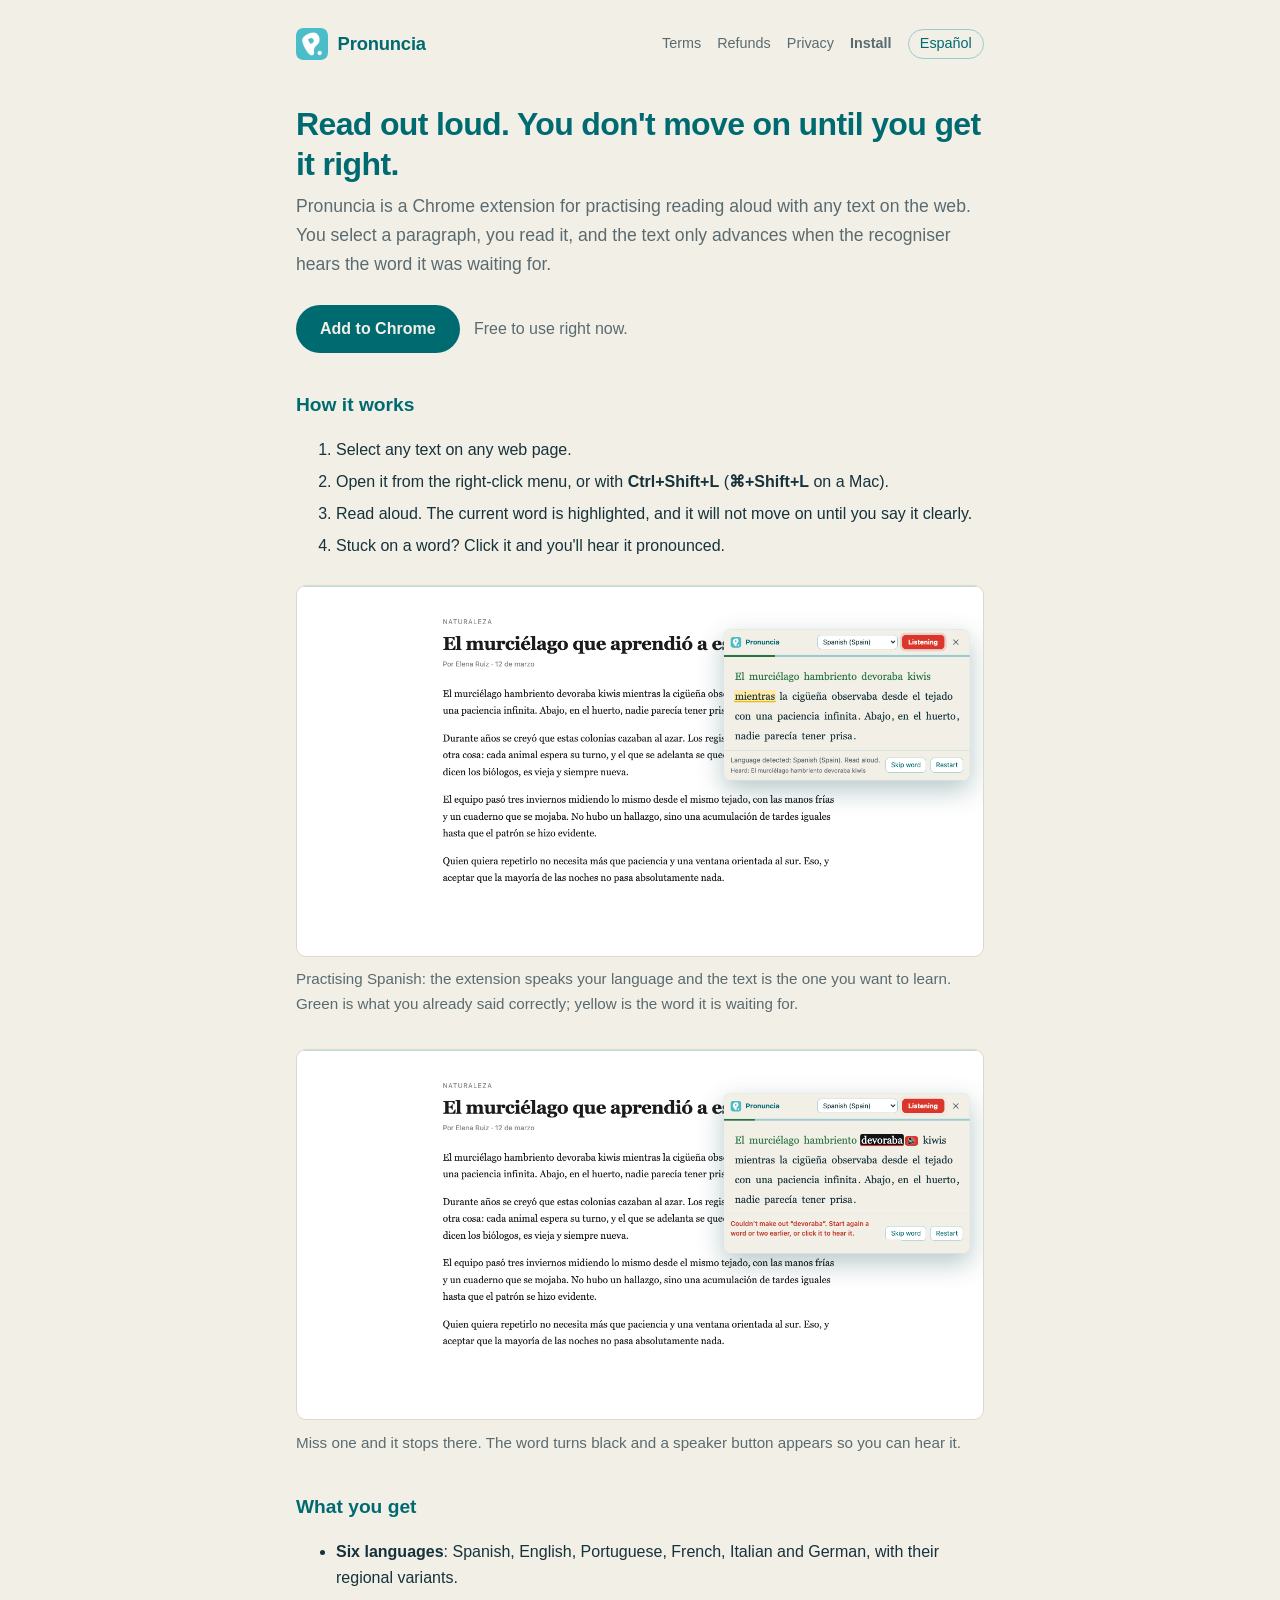
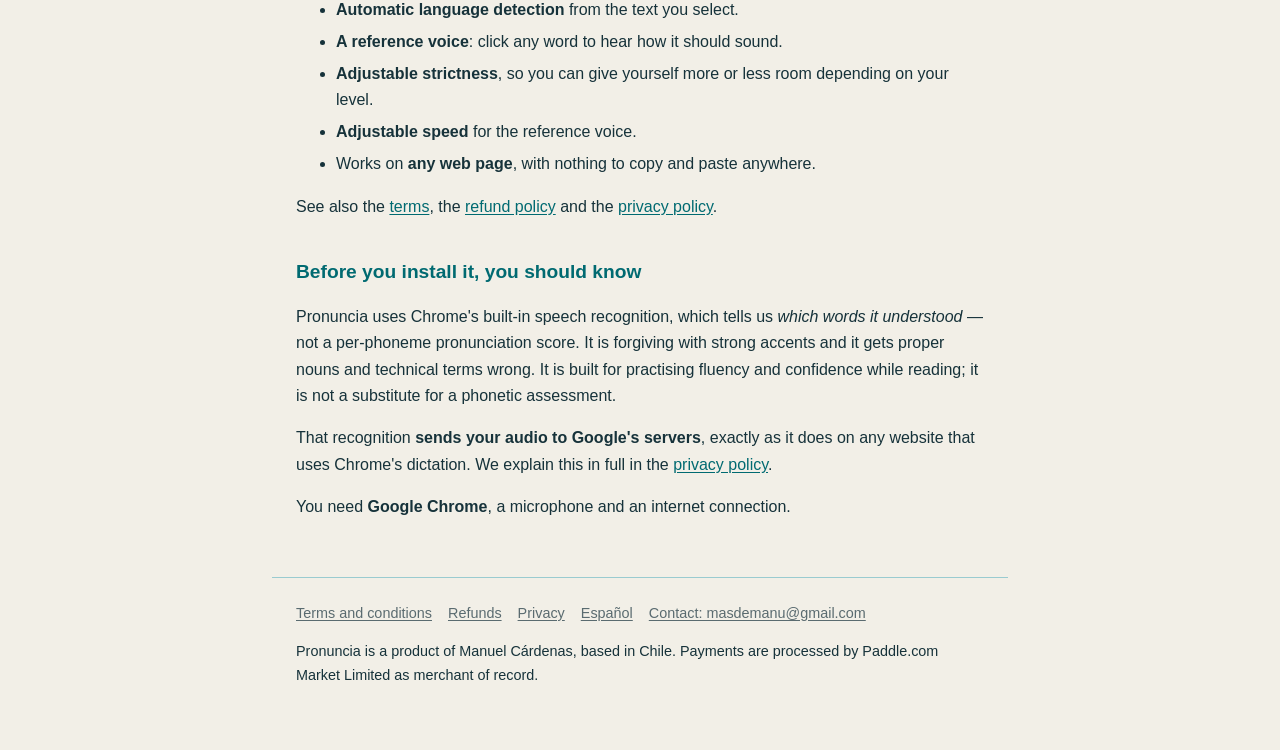
<file: index.html>
<!DOCTYPE html>
<!--
  Portada, en inglés, en la raíz del dominio. Paddle no aprueba un dominio solo
  por tener página de pago: revisa que el sitio explique qué vendes, cuánto
  cuesta y qué recibe el comprador, y que términos, reembolsos y privacidad se
  alcancen desde la navegación. Esta página existe para eso tanto como para el
  visitante.

  El inglés va en la raíz y el español en /es/ porque el vendedor es un autónomo
  británico y la versión inglesa es la que prevalece legalmente. La española es
  traducción, y así lo dicen sus propios Términos.

  Todos los enlaces de navegación son relativos a propósito. El sitio puede
  vivir en la raíz de un dominio o en una subcarpeta —el banco de pruebas local
  lo sirve en /web/—: con rutas absolutas como «/terms/» ese caso se rompe
  entero. Las únicas URLs absolutas son las `hreflang`, que las exigen.
-->
<html lang="en">
  <head>
    <meta charset="utf-8" />
    <meta name="viewport" content="width=device-width, initial-scale=1" />
    <title>Pronuncia — read-aloud practice that waits for you</title>
    <meta name="description" content="Chrome extension for reading practice out loud: the text will not move on until you pronounce each word clearly." />
    <link rel="stylesheet" href="estilo.css" />
    <link rel="icon" href="favicon-32.png" sizes="32x32" />
    <link rel="apple-touch-icon" href="icon-180.png" />
    <link rel="canonical" href="https://pronuncia.dev/" />
    <link rel="alternate" hreflang="en" href="https://pronuncia.dev/" />
    <link rel="alternate" hreflang="es" href="https://pronuncia.dev/es/" />
    <link rel="alternate" hreflang="x-default" href="https://pronuncia.dev/" />

    <!-- Para cuando alguien comparte el enlace: sin esto sale un
         recuadro gris sin imagen ni texto. `og.png` mide 1200x630. -->
    <meta property="og:type" content="website" />
    <meta property="og:site_name" content="Pronuncia" />
    <meta property="og:title" content="Pronuncia — read-aloud practice that waits for you" />
    <meta property="og:description" content="Chrome extension for reading practice out loud: the text will not move on until you pronounce each word clearly." />
    <meta property="og:url" content="https://pronuncia.dev/" />
    <meta property="og:image" content="https://pronuncia.dev/og.png" />
    <meta property="og:image:width" content="1200" />
    <meta property="og:image:height" content="630" />
    <meta property="og:locale" content="en_US" />
    <meta property="og:locale:alternate" content="es_ES" />
    <meta name="twitter:card" content="summary_large_image" />

    <!-- Ficha para Google: qué es, quién lo vende y cuánto cuesta. No
         lleva valoraciones porque todavía no hay ninguna, e inventarlas
         es motivo de penalización. -->
    <script type="application/ld+json">
{
      "@context": "https://schema.org",
      "@type": "SoftwareApplication",
      "name": "Pronuncia",
      "applicationCategory": "EducationalApplication",
      "operatingSystem": "Chrome",
      "url": "https://pronuncia.dev/",
      "downloadUrl": "https://chromewebstore.google.com/detail/ldpkjpkejbcinafgibibbiepdnjcapkn",
      "inLanguage": [
            "es",
            "en",
            "pt",
            "fr",
            "it",
            "de"
      ],
      "author": {
            "@type": "Person",
            "name": "Manuel Cárdenas"
      },
      "description": "Chrome extension for reading practice out loud: the text will not move on until you pronounce each word clearly."
}
    </script>
  </head>
  <body>
    <header>
      <a class="marca" href="./"><img src="logo.png" alt="" /><span>Pronuncia</span></a>
      <nav>
        <a href="terms/">Terms</a>
        <a href="refunds/">Refunds</a>
        <a href="privacy/">Privacy</a>
        <a class="instalar-nav" href="https://chromewebstore.google.com/detail/ldpkjpkejbcinafgibibbiepdnjcapkn">Install</a>
        <a class="idioma" href="es/" hreflang="es" lang="es">Español</a>
      </nav>
    </header>

    <main>
      <h1>Read out loud. You don't move on until you get it right.</h1>
      <p class="entrada">
        Pronuncia is a Chrome extension for practising reading aloud with any text on
        the web. You select a paragraph, you read it, and the text only advances when
        the recogniser hears the word it was waiting for.
      </p>

      <p class="llamada">
        <a class="instalar" href="https://chromewebstore.google.com/detail/ldpkjpkejbcinafgibibbiepdnjcapkn">Add to Chrome</a>
        <span class="suave">Free to use right now.</span>
      </p>

      <h2>How it works</h2>
      <ol>
        <li>Select any text on any web page.</li>
        <li>Open it from the right-click menu, or with <strong>Ctrl+Shift+L</strong> (<strong>⌘+Shift+L</strong> on a Mac).</li>
        <li>Read aloud. The current word is highlighted, and it will not move on until you say it clearly.</li>
        <li>Stuck on a word? Click it and you'll hear it pronounced.</li>
      </ol>


      <figure class="captura">
        <img src="captura-leyendo.png" width="1280" height="690" loading="lazy" decoding="async"
             alt="The Pronuncia panel open over a Spanish article. The words already read correctly are green and the word being waited for is highlighted in yellow." />
        <figcaption>Practising Spanish: the extension speaks your language and the text is the one you want to learn. Green is what you already said correctly; yellow is the word it is waiting for.</figcaption>
      </figure>

      <figure class="captura">
        <img src="captura-fallo.png" width="1280" height="690" loading="lazy" decoding="async"
             alt="The same panel after a mispronounced word: «devoraba» is shown in black with a speaker button beside it, and a message explains how to continue." />
        <figcaption>Miss one and it stops there. The word turns black and a speaker button appears so you can hear it.</figcaption>
      </figure>

      <h2>What you get</h2>
      <ul>
        <li><strong>Six languages</strong>: Spanish, English, Portuguese, French, Italian and German, with their regional variants.</li>
        <li><strong>Automatic language detection</strong> from the text you select.</li>
        <li><strong>A reference voice</strong>: click any word to hear how it should sound.</li>
        <li><strong>Adjustable strictness</strong>, so you can give yourself more or less room depending on your level.</li>
        <li><strong>Adjustable speed</strong> for the reference voice.</li>
        <li>Works on <strong>any web page</strong>, with nothing to copy and paste anywhere.</li>
      </ul>

      <p>
        See also the <a href="terms/">terms</a>, the
        <a href="refunds/">refund policy</a> and the <a href="privacy/">privacy policy</a>.
      </p>

      <h2>Before you install it, you should know</h2>
      <p>
        Pronuncia uses Chrome's built-in speech recognition, which tells us <em>which words
        it understood</em> — not a per-phoneme pronunciation score. It is forgiving with
        strong accents and it gets proper nouns and technical terms wrong. It is built for
        practising fluency and confidence while reading; it is not a substitute for a
        phonetic assessment.
      </p>
      <p>
        That recognition <strong>sends your audio to Google's servers</strong>, exactly as it
        does on any website that uses Chrome's dictation. We explain this in full in the
        <a href="privacy/">privacy policy</a>.
      </p>
      <p>
        You need <strong>Google Chrome</strong>, a microphone and an internet
        connection.
      </p>
    </main>

    <footer>
      <nav>
        <a href="terms/">Terms and conditions</a>
        <a href="refunds/">Refunds</a>
        <a href="privacy/">Privacy</a>
        <a href="es/" hreflang="es" lang="es">Español</a>
        <a href="mailto:masdemanu@gmail.com">Contact: masdemanu@gmail.com</a>
      </nav>
      <p>
        Pronuncia is a product of Manuel Cárdenas, based in Chile. Payments are
        processed by Paddle.com Market Limited as merchant of record.
      </p>
    </footer>
    <script src="idioma.js"></script>
  </body>
</html>
</file>
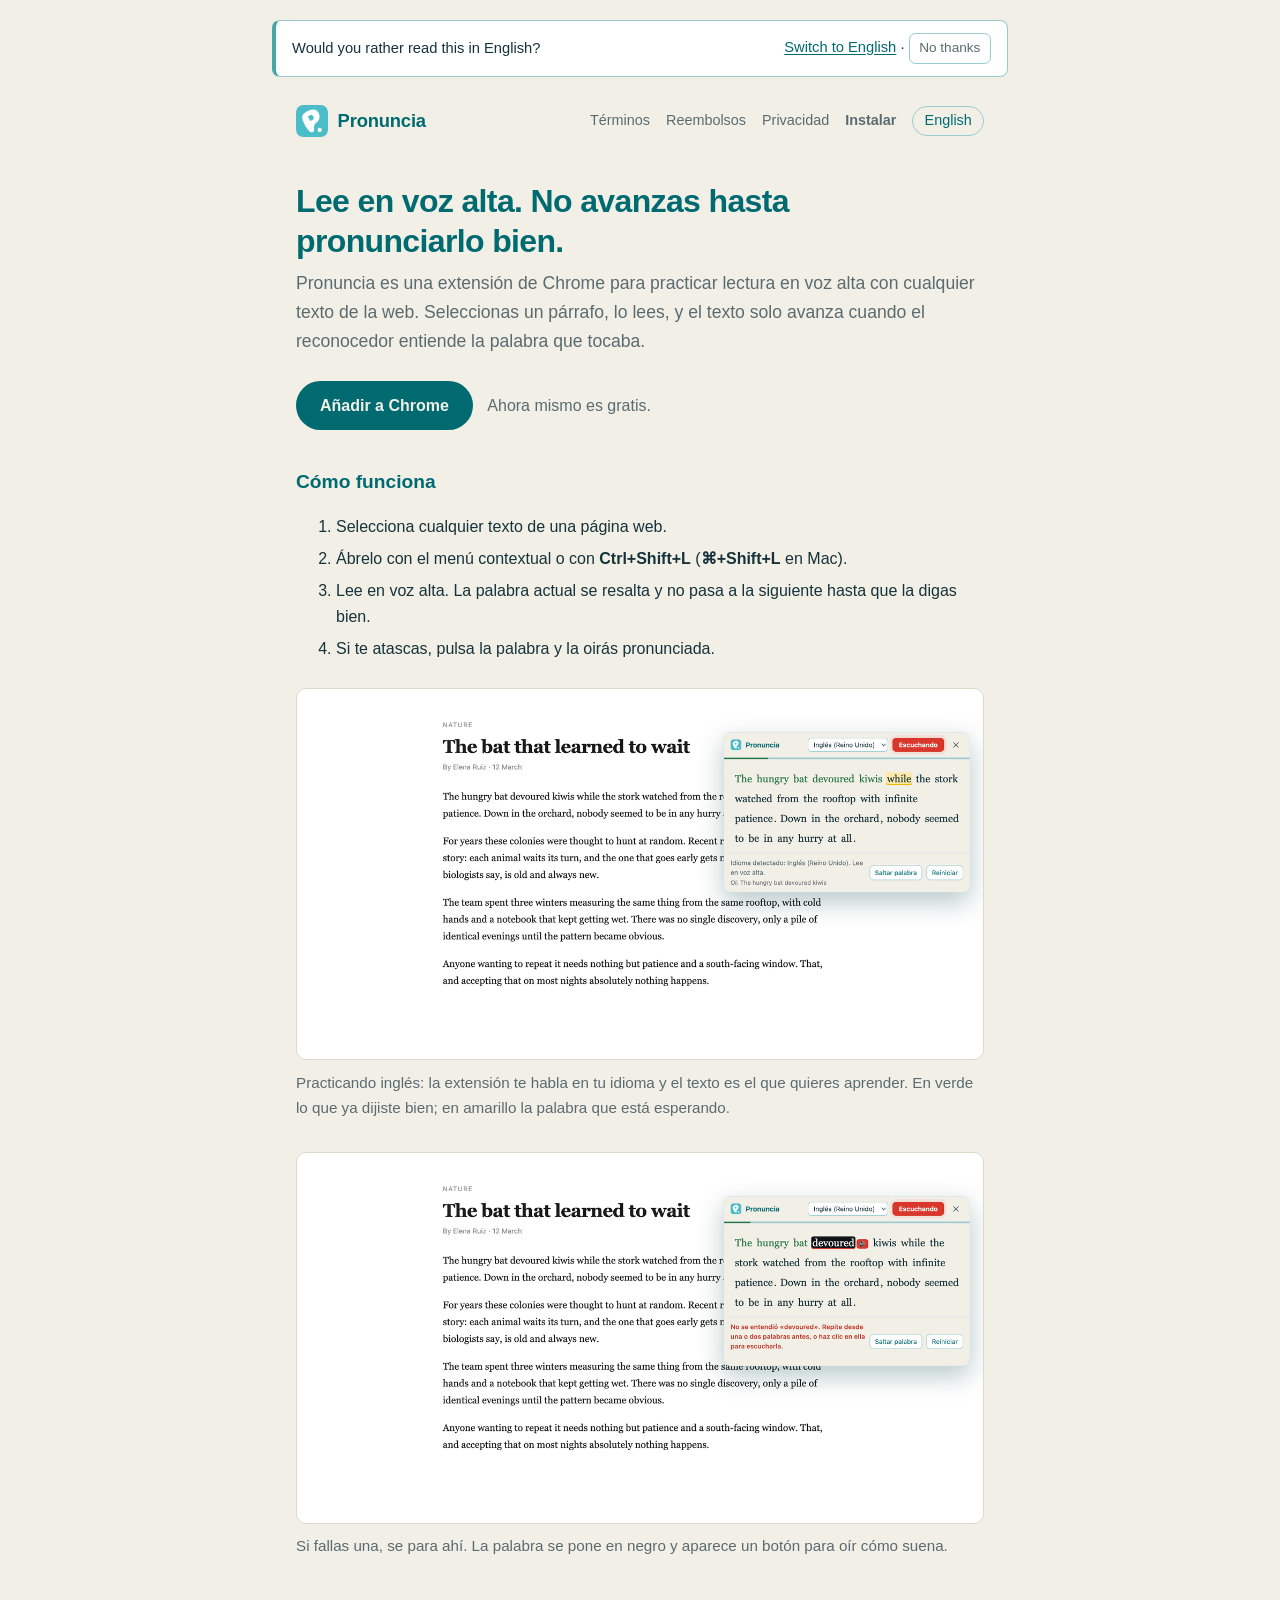
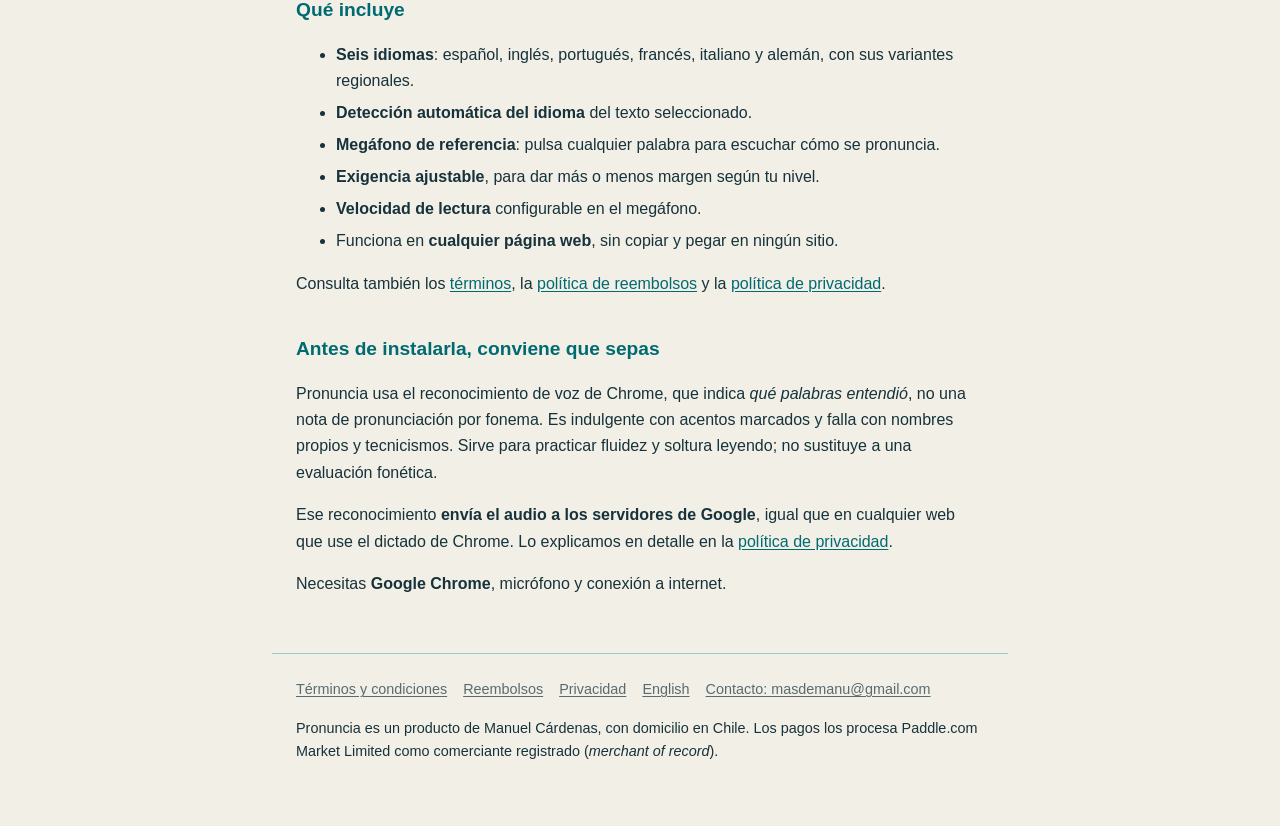
<file: es/index.html>
<!DOCTYPE html>
<!--
  Portada en español. La versión inglesa vive en la raíz y es la que prevalece
  legalmente; esta es traducción. Ver el comentario de ../index.html.

  Todos los enlaces de navegación son relativos a propósito: el sitio puede
  vivir en la raíz de un dominio o en una subcarpeta —el banco de pruebas local
  lo sirve en /web/—. Las únicas URLs absolutas son las `hreflang`.
-->
<html lang="es">
  <head>
    <meta charset="utf-8" />
    <meta name="viewport" content="width=device-width, initial-scale=1" />
    <title>Pronuncia — práctica de lectura en voz alta</title>
    <meta name="description" content="Extensión de Chrome para practicar lectura en voz alta: el avance se bloquea hasta que pronuncies bien cada palabra." />
    <link rel="stylesheet" href="../estilo.css" />
    <link rel="icon" href="../favicon-32.png" sizes="32x32" />
    <link rel="apple-touch-icon" href="../icon-180.png" />
    <link rel="canonical" href="https://pronuncia.dev/es/" />
    <link rel="alternate" hreflang="en" href="https://pronuncia.dev/" />
    <link rel="alternate" hreflang="es" href="https://pronuncia.dev/es/" />
    <link rel="alternate" hreflang="x-default" href="https://pronuncia.dev/" />

    <!-- Para cuando alguien comparte el enlace: sin esto sale un
         recuadro gris sin imagen ni texto. `og.png` mide 1200x630. -->
    <meta property="og:type" content="website" />
    <meta property="og:site_name" content="Pronuncia" />
    <meta property="og:title" content="Pronuncia — práctica de lectura en voz alta" />
    <meta property="og:description" content="Extensión de Chrome para practicar lectura en voz alta: el avance se bloquea hasta que pronuncies bien cada palabra." />
    <meta property="og:url" content="https://pronuncia.dev/es/" />
    <meta property="og:image" content="https://pronuncia.dev/og.png" />
    <meta property="og:image:width" content="1200" />
    <meta property="og:image:height" content="630" />
    <meta property="og:locale" content="es_ES" />
    <meta property="og:locale:alternate" content="en_US" />
    <meta name="twitter:card" content="summary_large_image" />

    <!-- Ficha para Google: qué es, quién lo vende y cuánto cuesta. No
         lleva valoraciones porque todavía no hay ninguna, e inventarlas
         es motivo de penalización. -->
    <script type="application/ld+json">
{
      "@context": "https://schema.org",
      "@type": "SoftwareApplication",
      "name": "Pronuncia",
      "applicationCategory": "EducationalApplication",
      "operatingSystem": "Chrome",
      "url": "https://pronuncia.dev/es/",
      "downloadUrl": "https://chromewebstore.google.com/detail/ldpkjpkejbcinafgibibbiepdnjcapkn",
      "inLanguage": [
            "es",
            "en",
            "pt",
            "fr",
            "it",
            "de"
      ],
      "author": {
            "@type": "Person",
            "name": "Manuel Cárdenas"
      },
      "description": "Extensión de Chrome para practicar lectura en voz alta: el avance se bloquea hasta que pronuncies bien cada palabra."
}
    </script>
  </head>
  <body>
    <header>
      <a class="marca" href="./"><img src="../logo.png" alt="" /><span>Pronuncia</span></a>
      <nav>
        <a href="terminos/">Términos</a>
        <a href="reembolsos/">Reembolsos</a>
        <a href="privacidad/">Privacidad</a>
        <a class="instalar-nav" href="https://chromewebstore.google.com/detail/ldpkjpkejbcinafgibibbiepdnjcapkn">Instalar</a>
        <a class="idioma" href="../" hreflang="en" lang="en">English</a>
      </nav>
    </header>

    <main>
      <h1>Lee en voz alta. No avanzas hasta pronunciarlo bien.</h1>
      <p class="entrada">
        Pronuncia es una extensión de Chrome para practicar lectura en voz alta con
        cualquier texto de la web. Seleccionas un párrafo, lo lees, y el texto solo
        avanza cuando el reconocedor entiende la palabra que tocaba.
      </p>

      <p class="llamada">
        <a class="instalar" href="https://chromewebstore.google.com/detail/ldpkjpkejbcinafgibibbiepdnjcapkn">Añadir a Chrome</a>
        <span class="suave">Ahora mismo es gratis.</span>
      </p>

      <h2>Cómo funciona</h2>
      <ol>
        <li>Selecciona cualquier texto de una página web.</li>
        <li>Ábrelo con el menú contextual o con <strong>Ctrl+Shift+L</strong> (<strong>⌘+Shift+L</strong> en Mac).</li>
        <li>Lee en voz alta. La palabra actual se resalta y no pasa a la siguiente hasta que la digas bien.</li>
        <li>Si te atascas, pulsa la palabra y la oirás pronunciada.</li>
      </ol>


      <figure class="captura">
        <img src="../captura-leyendo-en.png" width="1280" height="690" loading="lazy" decoding="async"
             alt="El panel de Pronuncia, con la interfaz en español, abierto sobre un artículo en inglés. Las palabras ya acertadas están en verde y la palabra que espera, resaltada en amarillo." />
        <figcaption>Practicando inglés: la extensión te habla en tu idioma y el texto es el que quieres aprender. En verde lo que ya dijiste bien; en amarillo la palabra que está esperando.</figcaption>
      </figure>

      <figure class="captura">
        <img src="../captura-fallo-en.png" width="1280" height="690" loading="lazy" decoding="async"
             alt="El mismo panel tras fallar una palabra: «devoured» aparece en negro con un botón de altavoz al lado, y un aviso en español explica cómo seguir." />
        <figcaption>Si fallas una, se para ahí. La palabra se pone en negro y aparece un botón para oír cómo suena.</figcaption>
      </figure>

      <h2>Qué incluye</h2>
      <ul>
        <li><strong>Seis idiomas</strong>: español, inglés, portugués, francés, italiano y alemán, con sus variantes regionales.</li>
        <li><strong>Detección automática del idioma</strong> del texto seleccionado.</li>
        <li><strong>Megáfono de referencia</strong>: pulsa cualquier palabra para escuchar cómo se pronuncia.</li>
        <li><strong>Exigencia ajustable</strong>, para dar más o menos margen según tu nivel.</li>
        <li><strong>Velocidad de lectura</strong> configurable en el megáfono.</li>
        <li>Funciona en <strong>cualquier página web</strong>, sin copiar y pegar en ningún sitio.</li>
      </ul>

      <p>
        Consulta también los
        <a href="terminos/">términos</a>, la <a href="reembolsos/">política de reembolsos</a>
        y la <a href="privacidad/">política de privacidad</a>.
      </p>

      <h2>Antes de instalarla, conviene que sepas</h2>
      <p>
        Pronuncia usa el reconocimiento de voz de Chrome, que indica <em>qué palabras
        entendió</em>, no una nota de pronunciación por fonema. Es indulgente con acentos
        marcados y falla con nombres propios y tecnicismos. Sirve para practicar fluidez
        y soltura leyendo; no sustituye a una evaluación fonética.
      </p>
      <p>
        Ese reconocimiento <strong>envía el audio a los servidores de Google</strong>, igual
        que en cualquier web que use el dictado de Chrome. Lo explicamos en detalle en la
        <a href="privacidad/">política de privacidad</a>.
      </p>
      <p>
        Necesitas <strong>Google Chrome</strong>, micrófono y conexión a
        internet.
      </p>
    </main>

    <footer>
      <nav>
        <a href="terminos/">Términos y condiciones</a>
        <a href="reembolsos/">Reembolsos</a>
        <a href="privacidad/">Privacidad</a>
        <a href="../" hreflang="en" lang="en">English</a>
        <a href="mailto:masdemanu@gmail.com">Contacto: masdemanu@gmail.com</a>
      </nav>
      <p>
        Pronuncia es un producto de Manuel Cárdenas, con domicilio en Chile.
        Los pagos los procesa Paddle.com Market Limited como comerciante registrado
        (<i>merchant of record</i>).
      </p>
    </footer>
    <script src="../idioma.js"></script>
  </body>
</html>
</file>
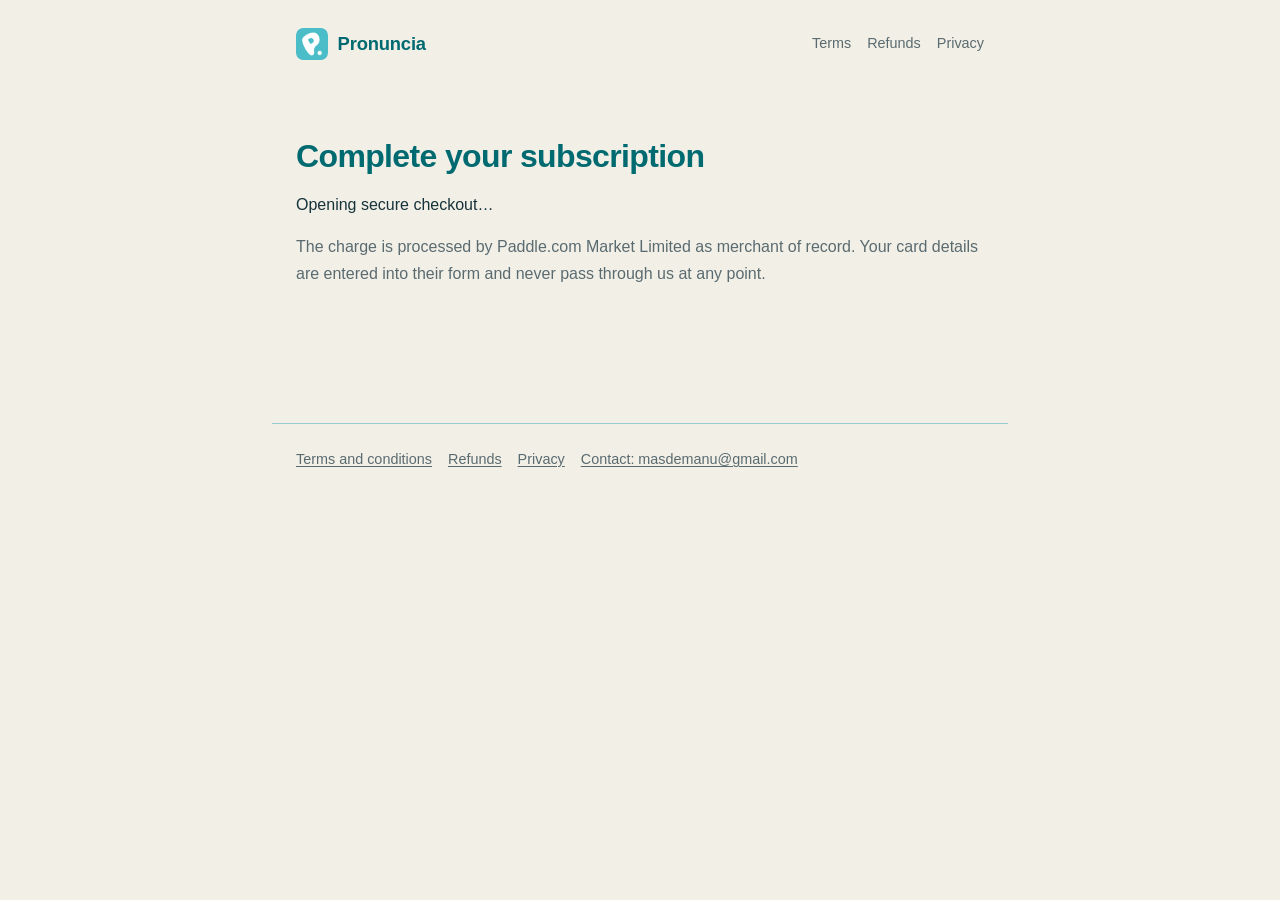
<file: pay/index.html>
<!DOCTYPE html>
<!--
  Pronuncia payment page. It lives at `/pay` of the domain and is registered in
  Paddle as the "default payment link" (Checkout → Checkout settings). Paddle
  Billing does not hand out standalone payment links: it requires a page of your
  own running Paddle.js, and without one the account cannot even create
  transactions. That is why this page exists.

  It is called `pay/index.html` and not `pay.html` so the server serves it as
  `/pay`, without an extension, which is the address registered with Paddle.

  It does not know which domain it lives on and does not need to. Who opens it
  and with what domain comes from `paymentSite`, in src/license/config.js of the
  extension.

  The extension opens it like this:
    https://<domain>/pay/?plan=monthly&uid=<Supabase id>&email=<email>

  The `uid` travels in the URL and ends up in `custom_data`, which is what the
  webhook uses to know whose account to activate. Anyone can tamper with it, and
  it does not matter: the worst they achieve is paying for someone else's
  subscription. What decides which account goes active is the webhook with
  Paddle's signed response, never this page.

  This is the ONE page that is not duplicated per language. Its real content is
  Paddle's overlay, it is `noindex`, and Paddle.js makes JavaScript mandatory
  here anyway — so swapping four strings in JS costs nothing, while a second
  copy would mean a second URL to register in Paddle and one more thing to keep
  in sync at the exact point where a mistake costs a sale.
-->
<html lang="en">
  <head>
    <meta charset="utf-8" />
    <meta name="viewport" content="width=device-width, initial-scale=1" />
    <title>Pronuncia — subscription</title>
    <meta name="robots" content="noindex" />
    <link rel="stylesheet" href="../estilo.css" />
    <link rel="icon" href="../favicon-32.png" sizes="32x32" />
    <script src="https://cdn.paddle.com/paddle/v2/paddle.js"></script>
    <style>
      main { padding-top: 2rem; padding-bottom: 4rem; }
      .error { color: #b3261e; }
    </style>
  </head>
  <body>
    <header>
      <a class="marca" href="../"><img src="../logo.png" alt="" /><span>Pronuncia</span></a>
      <nav>
        <a id="nav-terms" href="../terms/">Terms</a>
        <a id="nav-refunds" href="../refunds/">Refunds</a>
        <a id="nav-privacy" href="../privacy/">Privacy</a>
      </nav>
    </header>

    <main>
      <h1 id="titulo">Complete your subscription</h1>
      <p id="msg">Opening secure checkout…</p>
      <p class="suave" id="nota">
        The charge is processed by Paddle.com Market Limited as merchant of record. Your
        card details are entered into their form and never pass through us at any point.
      </p>
    </main>

    <footer>
      <nav>
        <a id="pie-terms" href="../terms/">Terms and conditions</a>
        <a id="pie-refunds" href="../refunds/">Refunds</a>
        <a id="pie-privacy" href="../privacy/">Privacy</a>
        <a href="mailto:masdemanu@gmail.com">Contact: masdemanu@gmail.com</a>
      </nav>
    </footer>

    <script>
      // ---- The only part that needs filling in -----------------------
      const PADDLE = {
        // Paddle → Developer tools → Authentication → Client-side tokens.
        // Public by design: it travels in a page anyone can read. The other two
        // Paddle keys (the API key and the webhook secret) must never appear
        // here: they live in Supabase secrets.
        token: 'live_ea91244e24012790cbe6ceb83b6',
        // Paddle → Catalog → Products → each price has its own `pri_…` id.
        prices: { monthly: 'pri_01m0sqtj4dxnj5s6sm33y7a2p8', yearly: 'pri_01m0sqwsdfhka3xmaz5wtsn238' },
        // 'sandbox' while testing, 'production' once you charge for real.
        environment: 'production'
      };
      // ----------------------------------------------------------------

      // Paddle's overlay is localised by `locale`. Pinning it to one language
      // meant a Brazilian buyer met a checkout in Spanish at the exact moment
      // they were deciding whether to trust it. This is the browser's own
      // choice, which is the best signal available without asking anyone.
      const LOCALES_PADDLE = ['ar', 'zh', 'cs', 'da', 'de', 'el', 'en', 'es', 'fr', 'he',
        'hu', 'it', 'ja', 'ko', 'nl', 'no', 'pl', 'pt', 'ru', 'sv', 'th', 'tr', 'uk'];

      const idiomas = navigator.languages || [navigator.language || 'en'];
      const preferido = idiomas.map((l) => String(l).slice(0, 2).toLowerCase());
      const locale = preferido.find((l) => LOCALES_PADDLE.includes(l)) || 'en';
      const esEspanol = preferido[0] === 'es';

      // Four strings and three links. Not worth a second page: see the comment
      // at the top of this file.
      if (esEspanol) {
        document.documentElement.lang = 'es';
        document.getElementById('titulo').textContent = 'Completa tu suscripción';
        document.getElementById('nota').textContent =
          'El cobro lo procesa Paddle.com Market Limited como comerciante registrado. ' +
          'Los datos de tu tarjeta se introducen en su formulario y no pasan por nosotros ' +
          'en ningún momento.';
        const ES = { terms: '../es/terminos/', refunds: '../es/reembolsos/', privacy: '../es/privacidad/' };
        const ETIQUETA = { terms: 'Términos', refunds: 'Reembolsos', privacy: 'Privacidad' };
        const PIE = { terms: 'Términos y condiciones', refunds: 'Reembolsos', privacy: 'Privacidad' };
        for (const clave of Object.keys(ES)) {
          const arriba = document.getElementById('nav-' + clave);
          const abajo = document.getElementById('pie-' + clave);
          arriba.href = abajo.href = ES[clave];
          arriba.textContent = ETIQUETA[clave];
          abajo.textContent = PIE[clave];
        }
      }

      const T = esEspanol
        ? {
            abriendo: 'Abriendo el pago seguro…',
            sinToken: 'Falta configurar el token de Paddle en esta página.',
            sinPrecio: (p) => `No hay ningún precio configurado para el plan «${p}».`,
            sinCuenta: 'Falta el identificador de la cuenta. Abre el pago desde la extensión.',
            recarga: 'Si no se abre el pago, <a href="#" onclick="location.reload()">recarga la página</a>.'
          }
        : {
            abriendo: 'Opening secure checkout…',
            sinToken: 'The Paddle token has not been configured on this page.',
            sinPrecio: (p) => `No price is configured for the "${p}" plan.`,
            sinCuenta: 'The account identifier is missing. Open the checkout from the extension.',
            recarga: 'If the checkout does not open, <a href="#" onclick="location.reload()">reload the page</a>.'
          };

      const msg = document.getElementById('msg');
      const params = new URLSearchParams(location.search);
      msg.textContent = T.abriendo;

      function fail(text) {
        msg.textContent = text;
        msg.className = 'error';
      }

      if (PADDLE.environment === 'sandbox') Paddle.Environment.set('sandbox');

      if (!PADDLE.token) {
        fail(T.sinToken);
      } else {
        Paddle.Initialize({ token: PADDLE.token });

        // Paddle comes back to this same page with `_ptxn` to resume a
        // transaction it already created. In that case Paddle.js opens the
        // checkout by itself: doing it here too would open two.
        if (!params.has('_ptxn')) {
          const plan = params.get('plan') || 'monthly';
          const priceId = PADDLE.prices[plan];
          const uid = params.get('uid') || '';
          const email = params.get('email') || '';

          if (!priceId) {
            fail(T.sinPrecio(plan));
          } else if (!uid) {
            // Without an account id the payment would be taken and activate
            // nothing. Better not to charge than to charge without being able
            // to deliver.
            fail(T.sinCuenta);
          } else {
            Paddle.Checkout.open({
              items: [{ priceId, quantity: 1 }],
              customer: email ? { email } : undefined,
              customData: { user_id: uid },
              settings: { displayMode: 'overlay', locale }
            });
            msg.innerHTML = T.recarga;
          }
        }
      }
    </script>
  </body>
</html>
</file>
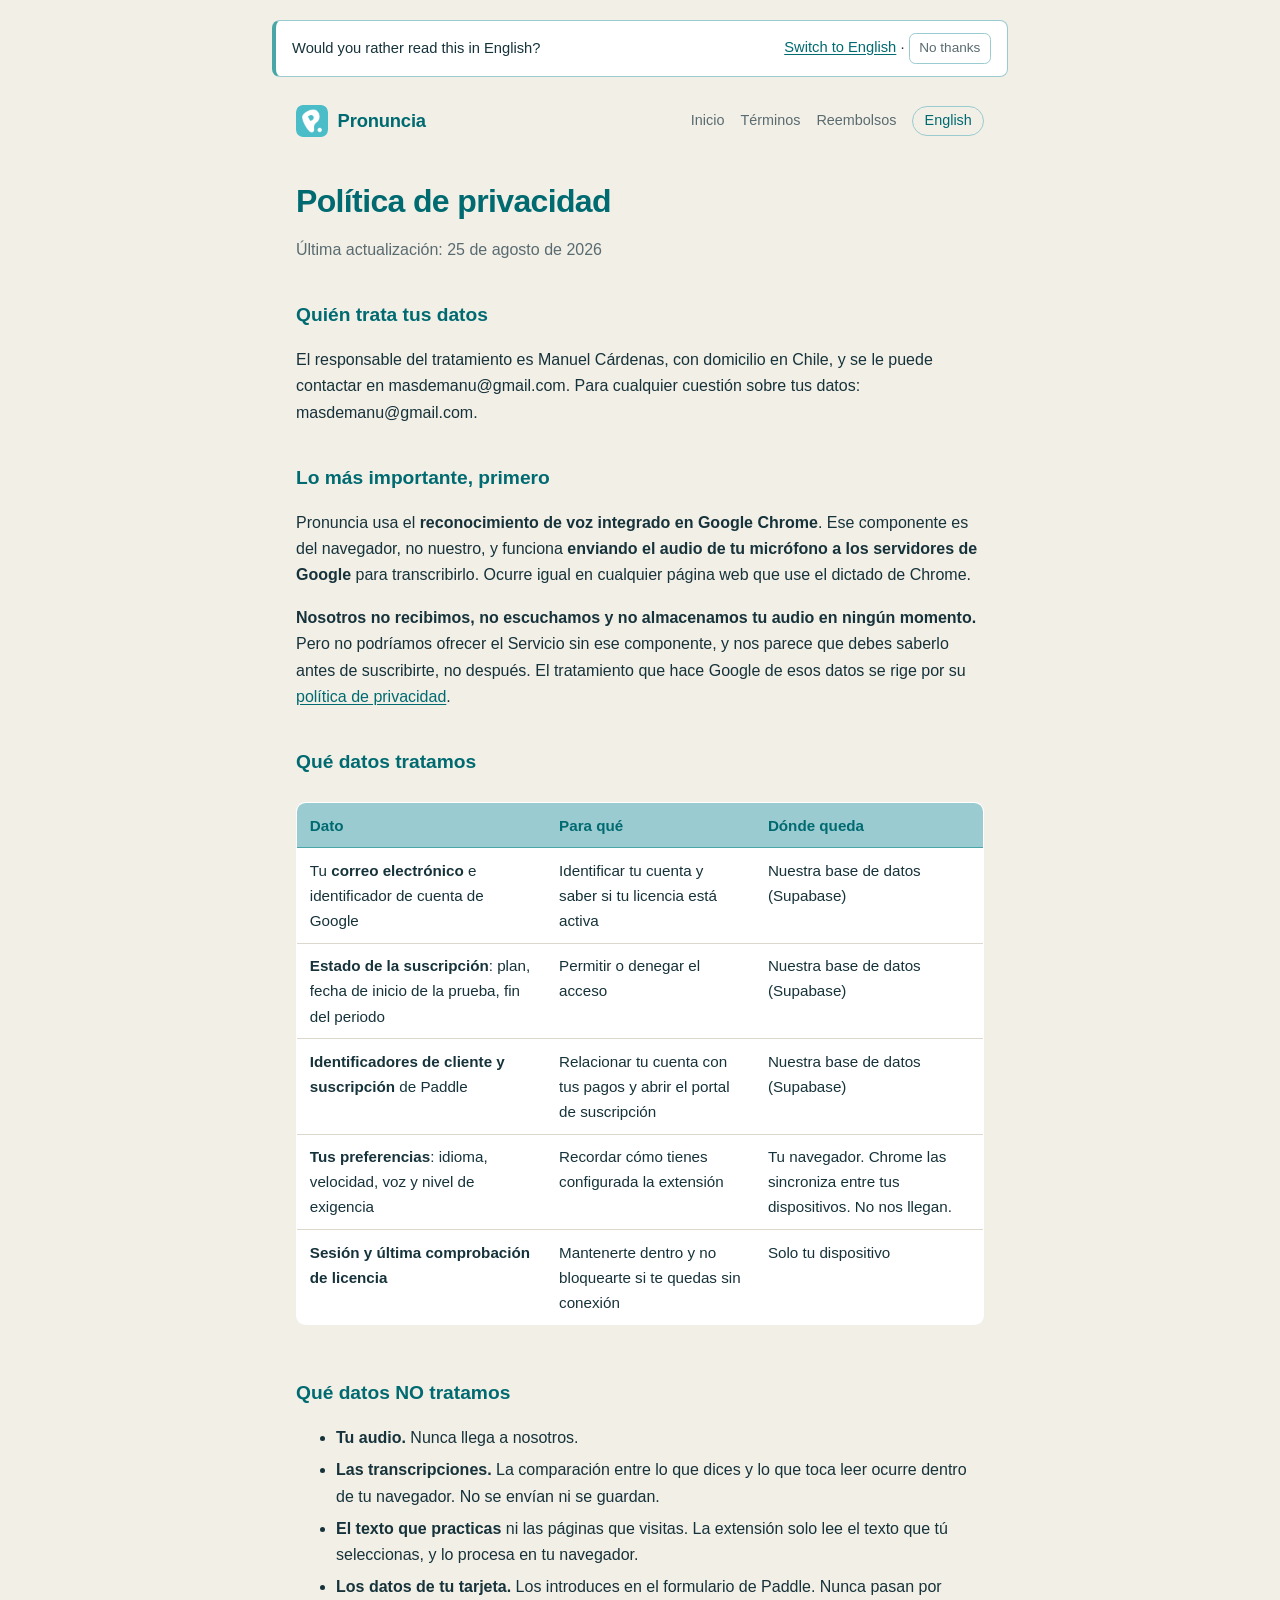
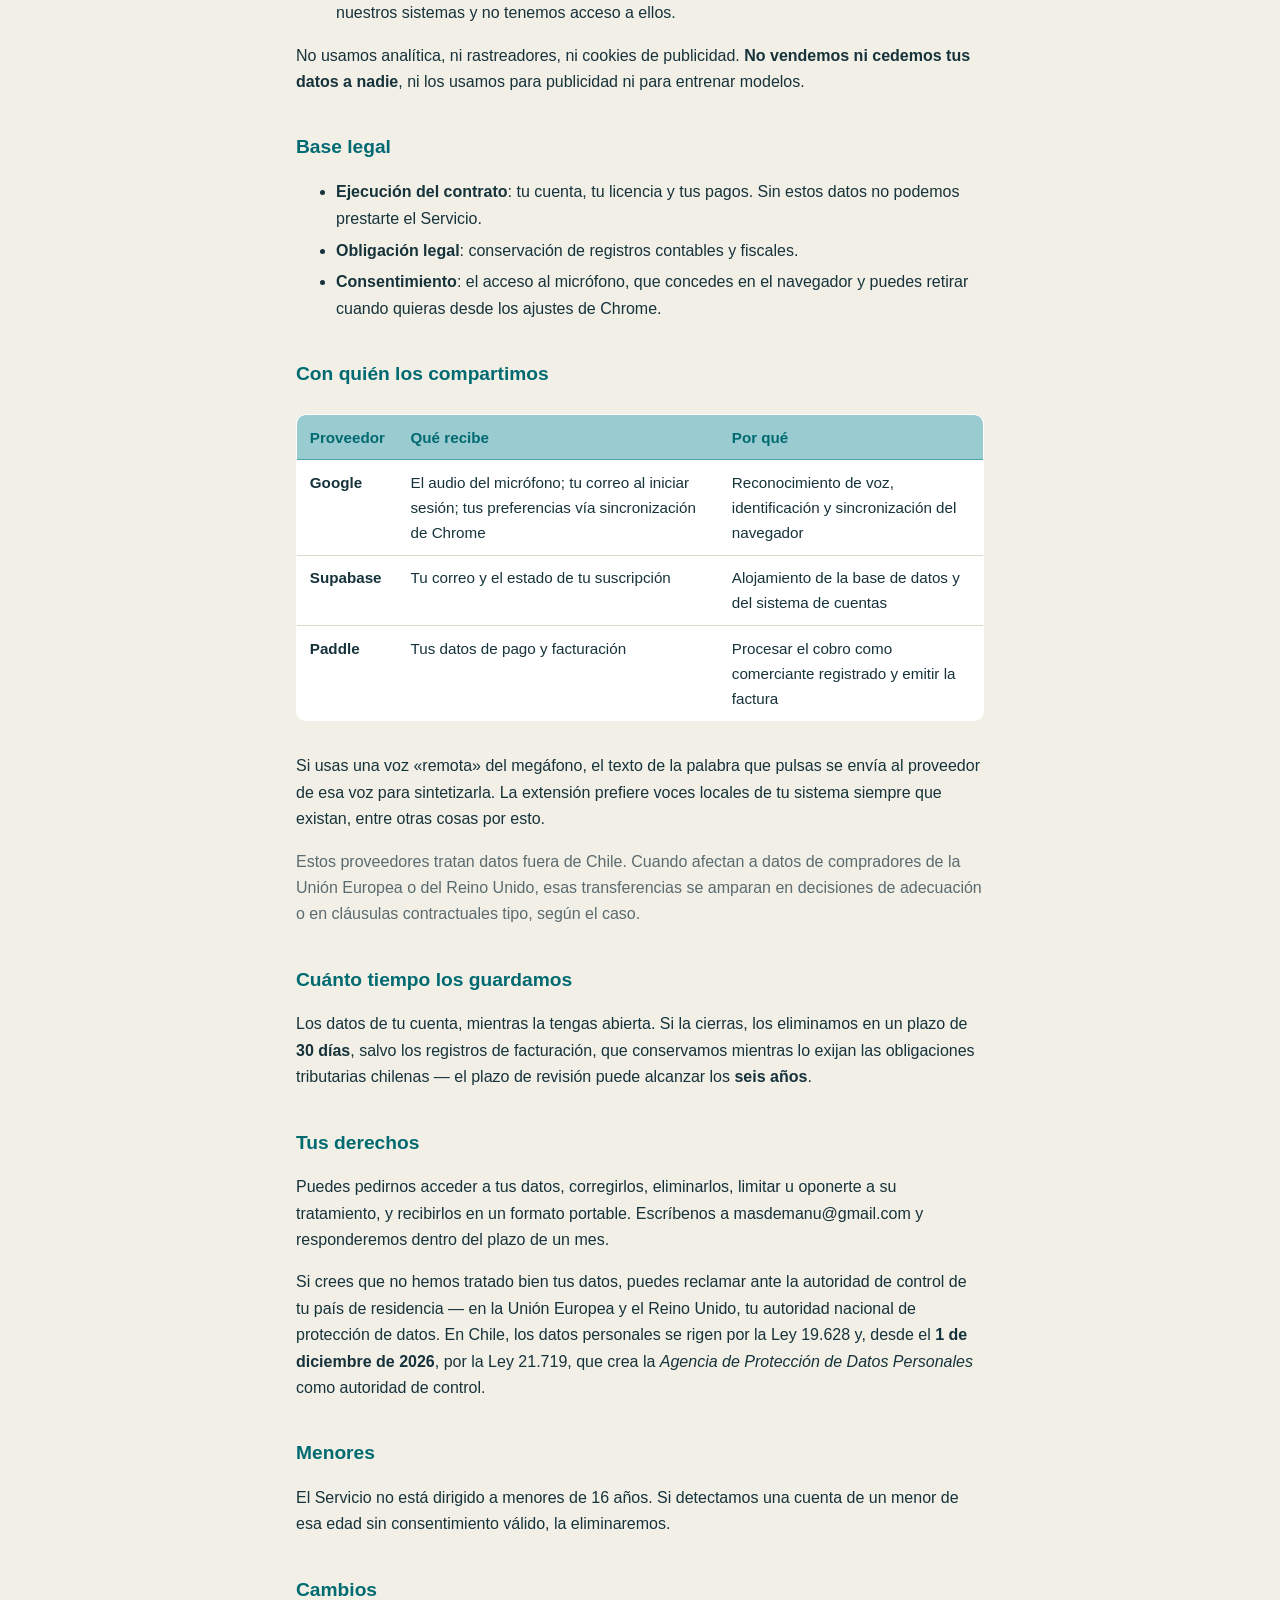
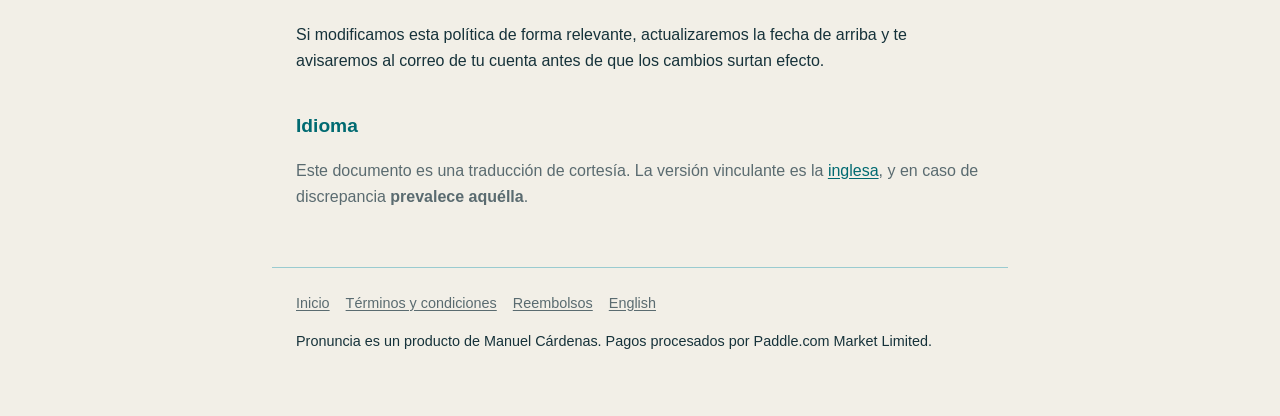
<file: privacidad/index.html>
<!DOCTYPE html>
<!--
  Redirección. Esta dirección fue pública mientras el sitio estaba solo en
  español, antes de mover el español a /es/. GitHub Pages no hace redirecciones
  de servidor, así que se hace aquí.

  Existe por un motivo concreto: es una página legal, y el revisor de Paddle o
  quien la tuviera guardada se encontraría un 404 justo en el documento que
  demuestra que el vendedor es serio. Tres archivos de doce líneas cuestan menos
  que esa conversación.
-->
<html lang="es">
  <head>
    <meta charset="utf-8" />
    <meta http-equiv="refresh" content="0; url=../es/privacidad/" />
    <link rel="canonical" href="https://pronuncia.dev/es/privacidad/" />
    <meta name="robots" content="noindex" />
    <title>Política de privacidad — Pronuncia</title>
  </head>
  <body>
    <p>Esta página se ha movido. <a href="../es/privacidad/">Política de privacidad</a></p>
  </body>
</html>
</file>
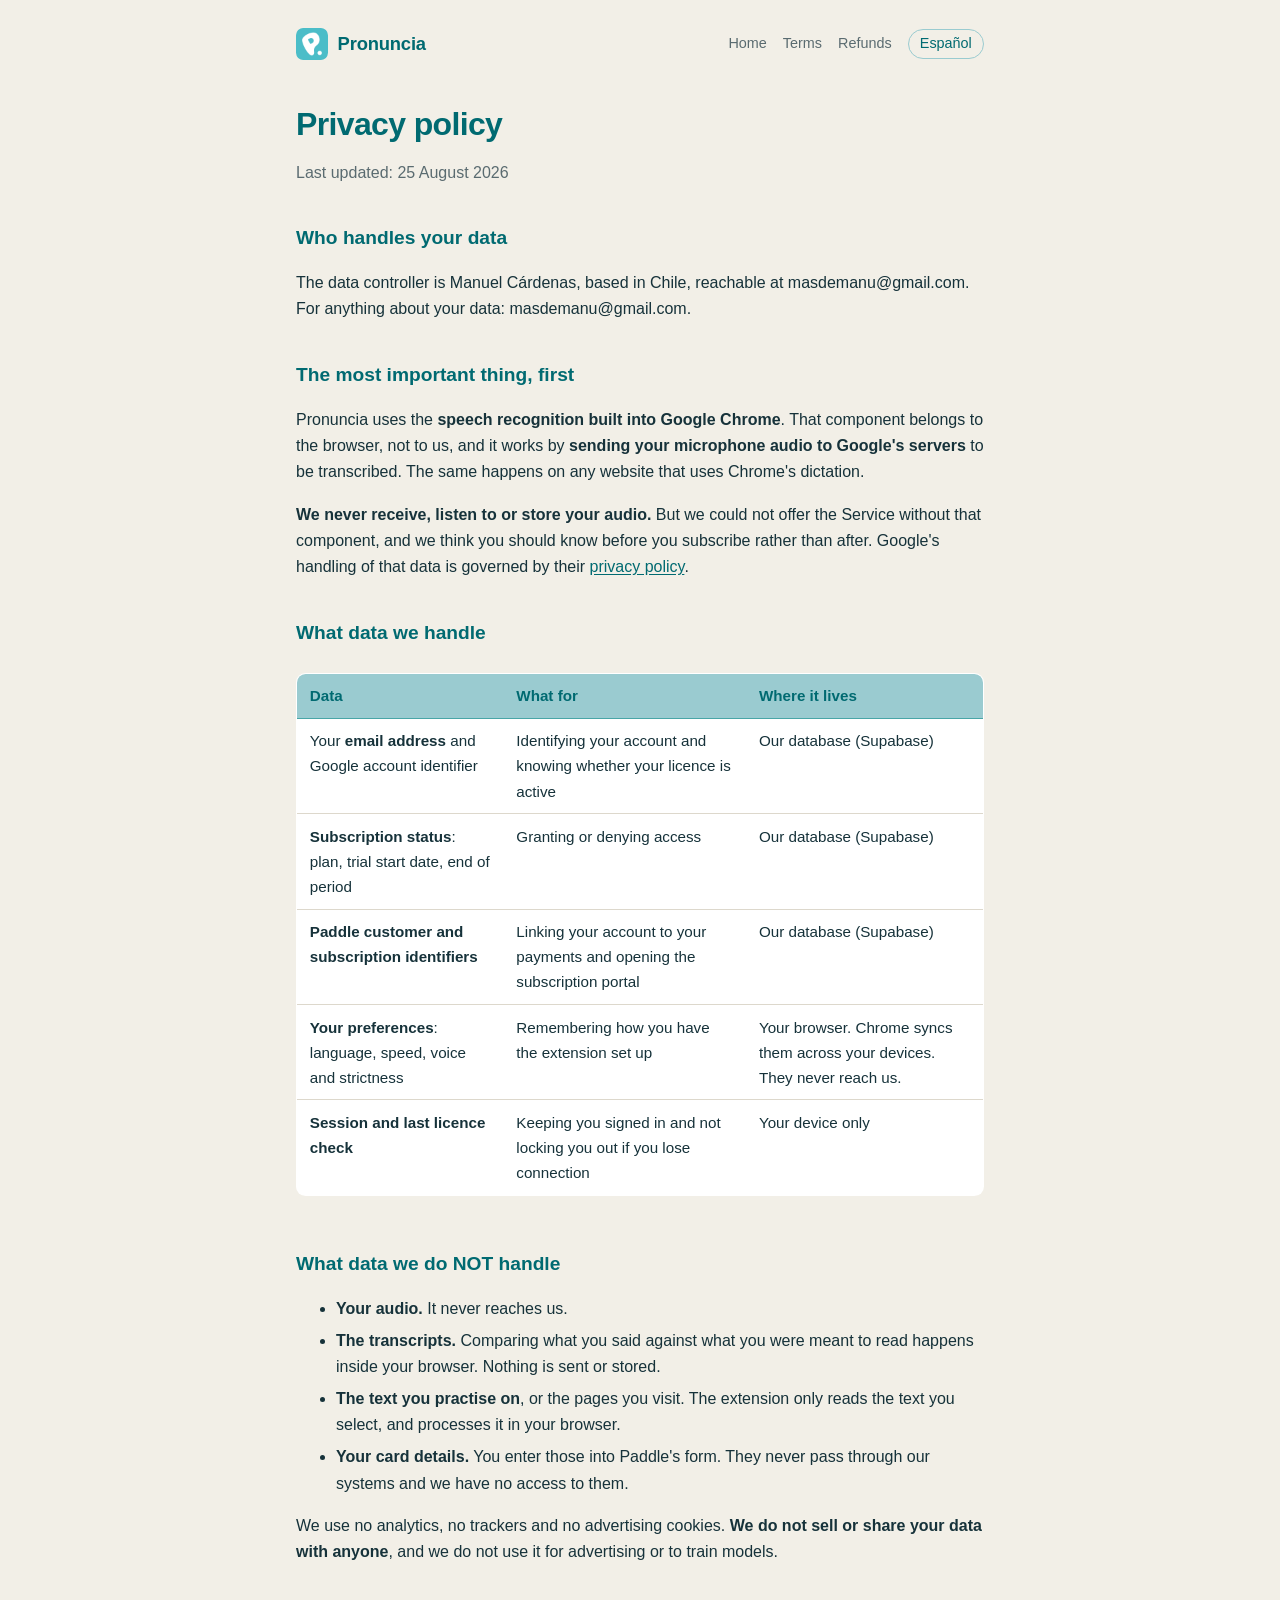
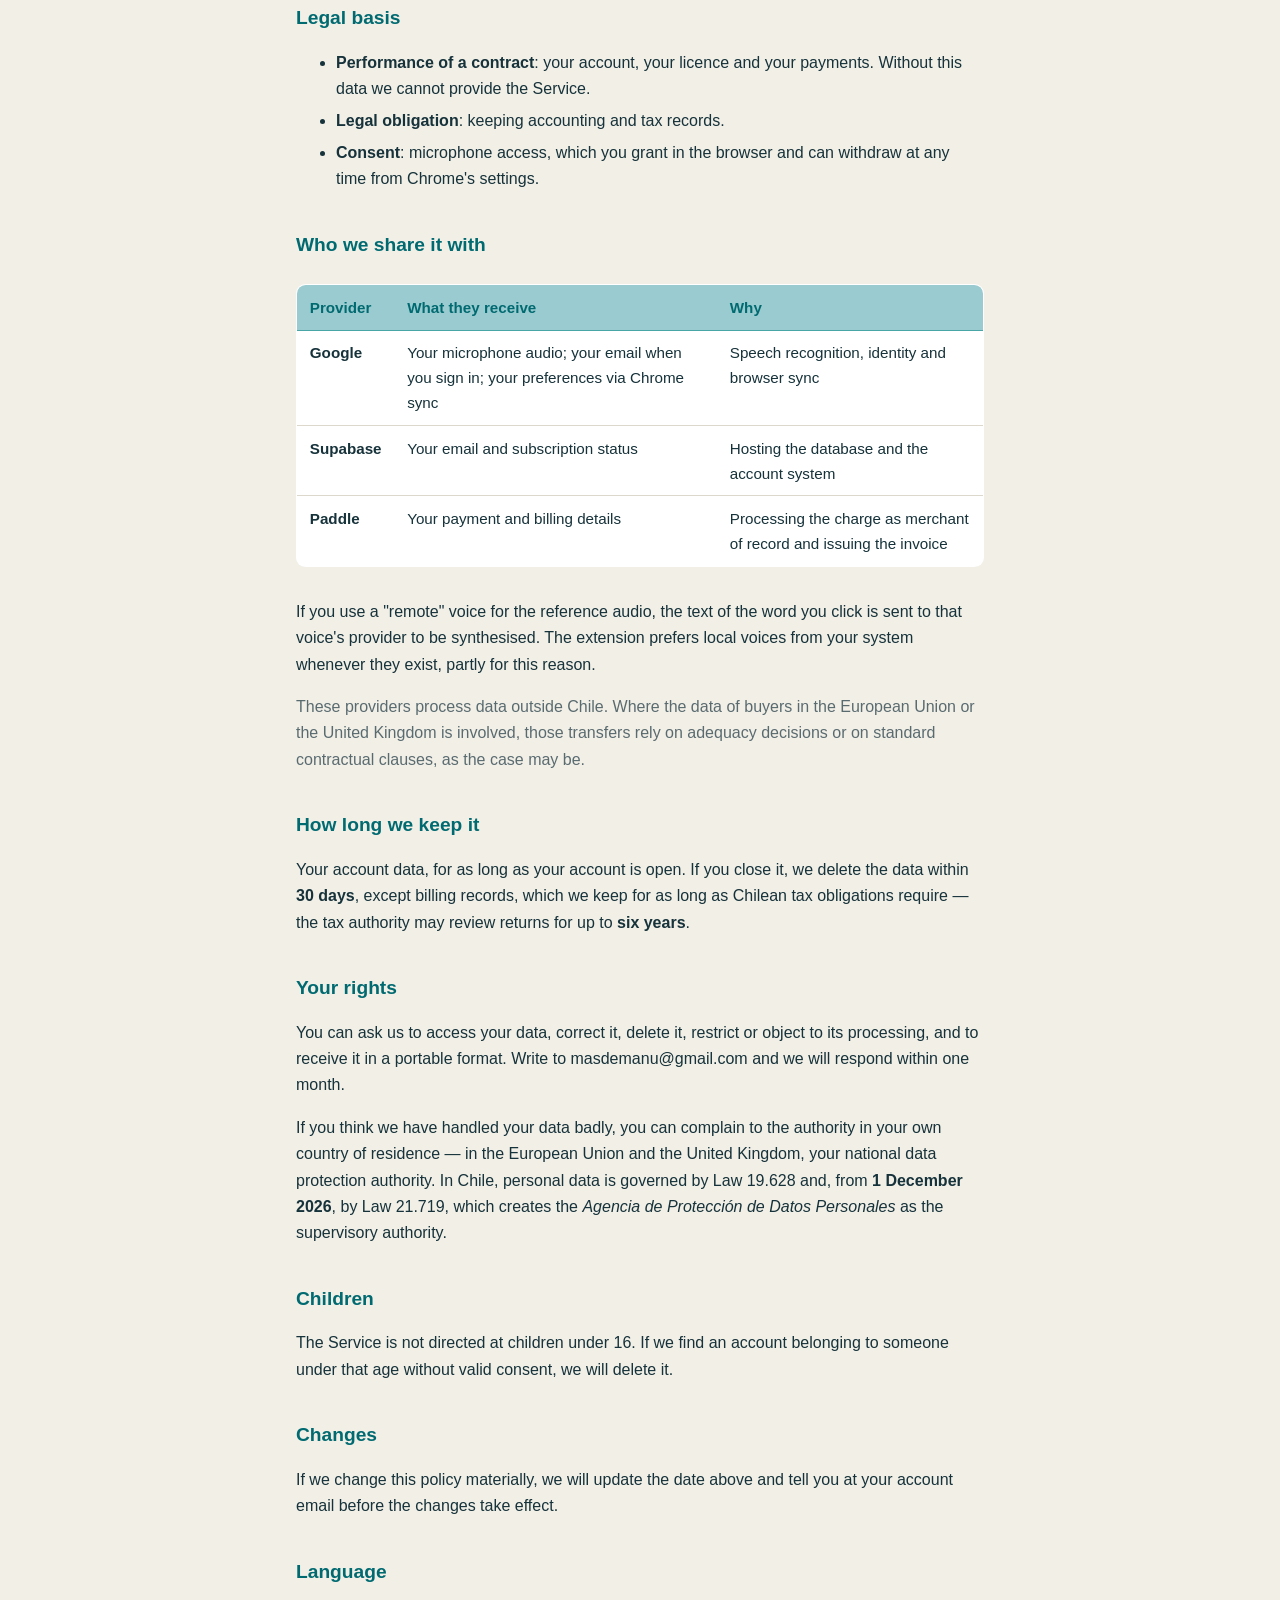
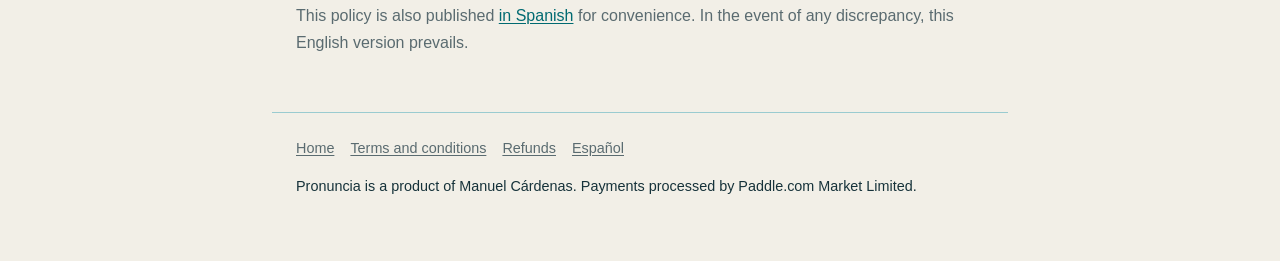
<file: privacy/index.html>
<!DOCTYPE html>
<!--
  Privacy policy, English. Required by Paddle to verify the domain and by the
  Chrome Web Store to publish the extension.

  Everything here has been checked against the code, not assumed. In particular:
  Chrome's recogniser SENDS THE AUDIO TO GOOGLE, and this page says so in plain
  words. Writing "your voice never leaves your device" would have been false, and
  a false privacy statement is a real legal problem.

  If the recognition engine is ever changed, or anything is ever sent to another
  third party, this page has to be updated in the same commit — and so does its
  Spanish translation.
-->
<html lang="en">
  <head>
    <meta charset="utf-8" />
    <meta name="viewport" content="width=device-width, initial-scale=1" />
    <title>Privacy policy — Pronuncia</title>
    <link rel="stylesheet" href="../estilo.css" />
    <link rel="icon" href="../favicon-32.png" sizes="32x32" />
    <link rel="canonical" href="https://pronuncia.dev/privacy/" />
    <link rel="alternate" hreflang="en" href="https://pronuncia.dev/privacy/" />
    <link rel="alternate" hreflang="es" href="https://pronuncia.dev/es/privacidad/" />
  </head>
  <body>
    <header>
      <a class="marca" href="../"><img src="../logo.png" alt="" /><span>Pronuncia</span></a>
      <nav>
        <a href="../">Home</a>
        <a href="../terms/">Terms</a>
        <a href="../refunds/">Refunds</a>
        <a class="idioma" href="../es/privacidad/" hreflang="es" lang="es">Español</a>
      </nav>
    </header>

    <main>
      <h1>Privacy policy</h1>
      <p class="suave">Last updated: 25 August 2026</p>

      <h2>Who handles your data</h2>
      <p>
        The data controller is Manuel Cárdenas, based in Chile, reachable at masdemanu@gmail.com.
        For anything about your data: masdemanu@gmail.com.
      </p>

      <h2>The most important thing, first</h2>
      <p>
        Pronuncia uses the <strong>speech recognition built into Google Chrome</strong>. That
        component belongs to the browser, not to us, and it works by
        <strong>sending your microphone audio to Google's servers</strong> to be transcribed.
        The same happens on any website that uses Chrome's dictation.
      </p>
      <p>
        <strong>We never receive, listen to or store your audio.</strong> But we could not
        offer the Service without that component, and we think you should know before you
        subscribe rather than after. Google's handling of that data is governed by their
        <a href="https://policies.google.com/privacy" rel="noopener">privacy policy</a>.
      </p>

      <h2>What data we handle</h2>
      <div class="tabla">
        <table>
          <thead>
            <tr><th>Data</th><th>What for</th><th>Where it lives</th></tr>
          </thead>
          <tbody>
            <tr>
              <td>Your <strong>email address</strong> and Google account identifier</td>
              <td>Identifying your account and knowing whether your licence is active</td>
              <td>Our database (Supabase)</td>
            </tr>
            <tr>
              <td><strong>Subscription status</strong>: plan, trial start date, end of period</td>
              <td>Granting or denying access</td>
              <td>Our database (Supabase)</td>
            </tr>
            <tr>
              <td><strong>Paddle customer and subscription identifiers</strong></td>
              <td>Linking your account to your payments and opening the subscription portal</td>
              <td>Our database (Supabase)</td>
            </tr>
            <tr>
              <td><strong>Your preferences</strong>: language, speed, voice and strictness</td>
              <td>Remembering how you have the extension set up</td>
              <td>Your browser. Chrome syncs them across your devices. They never reach us.</td>
            </tr>
            <tr>
              <td><strong>Session and last licence check</strong></td>
              <td>Keeping you signed in and not locking you out if you lose connection</td>
              <td>Your device only</td>
            </tr>
          </tbody>
        </table>
      </div>

      <h2>What data we do NOT handle</h2>
      <ul>
        <li><strong>Your audio.</strong> It never reaches us.</li>
        <li><strong>The transcripts.</strong> Comparing what you said against what you were
          meant to read happens inside your browser. Nothing is sent or stored.</li>
        <li><strong>The text you practise on</strong>, or the pages you visit. The extension
          only reads the text you select, and processes it in your browser.</li>
        <li><strong>Your card details.</strong> You enter those into Paddle's form. They never
          pass through our systems and we have no access to them.</li>
      </ul>
      <p>
        We use no analytics, no trackers and no advertising cookies.
        <strong>We do not sell or share your data with anyone</strong>, and we do not use it
        for advertising or to train models.
      </p>

      <h2>Legal basis</h2>
      <ul>
        <li><strong>Performance of a contract</strong>: your account, your licence and your
          payments. Without this data we cannot provide the Service.</li>
        <li><strong>Legal obligation</strong>: keeping accounting and tax records.</li>
        <li><strong>Consent</strong>: microphone access, which you grant in the browser and can
          withdraw at any time from Chrome's settings.</li>
      </ul>

      <h2>Who we share it with</h2>
      <div class="tabla">
        <table>
          <thead>
            <tr><th>Provider</th><th>What they receive</th><th>Why</th></tr>
          </thead>
          <tbody>
            <tr>
              <td><strong>Google</strong></td>
              <td>Your microphone audio; your email when you sign in; your preferences via Chrome sync</td>
              <td>Speech recognition, identity and browser sync</td>
            </tr>
            <tr>
              <td><strong>Supabase</strong></td>
              <td>Your email and subscription status</td>
              <td>Hosting the database and the account system</td>
            </tr>
            <tr>
              <td><strong>Paddle</strong></td>
              <td>Your payment and billing details</td>
              <td>Processing the charge as merchant of record and issuing the invoice</td>
            </tr>
          </tbody>
        </table>
      </div>
      <p>
        If you use a "remote" voice for the reference audio, the text of the word you click
        is sent to that voice's provider to be synthesised. The extension prefers local
        voices from your system whenever they exist, partly for this reason.
      </p>
      <p class="suave">
        These providers process data outside Chile. Where the data of buyers in the
        European Union or the United Kingdom is involved, those transfers rely on adequacy
        decisions or on standard contractual clauses, as the case may be.
      </p>

      <h2>How long we keep it</h2>
      <p>
        Your account data, for as long as your account is open. If you close it, we delete
        the data within <strong>30 days</strong>, except billing records, which we keep for
        as long as Chilean tax obligations require — the tax authority may review returns for
        up to <strong>six years</strong>.
      </p>

      <h2>Your rights</h2>
      <p>
        You can ask us to access your data, correct it, delete it, restrict or object to its
        processing, and to receive it in a portable format. Write to masdemanu@gmail.com and
        we will respond within one month.
      </p>
      <p>
        If you think we have handled your data badly, you can complain to the authority in
        your own country of residence — in the European Union and the United Kingdom, your
        national data protection authority. In Chile, personal data is governed by Law 19.628
        and, from <strong>1 December 2026</strong>, by Law 21.719, which creates the
        <em>Agencia de Protección de Datos Personales</em> as the supervisory authority.
      </p>

      <h2>Children</h2>
      <p>
        The Service is not directed at children under 16. If we find an account belonging to
        someone under that age without valid consent, we will delete it.
      </p>

      <h2>Changes</h2>
      <p>
        If we change this policy materially, we will update the date above and tell you at
        your account email before the changes take effect.
      </p>

      <h2>Language</h2>
      <p class="suave">
        This policy is also published <a href="../es/privacidad/" hreflang="es">in Spanish</a>
        for convenience. In the event of any discrepancy, this English version prevails.
      </p>
    </main>

    <footer>
      <nav>
        <a href="../">Home</a>
        <a href="../terms/">Terms and conditions</a>
        <a href="../refunds/">Refunds</a>
        <a href="../es/privacidad/" hreflang="es" lang="es">Español</a>
      </nav>
      <p>
        Pronuncia is a product of Manuel Cárdenas. Payments processed by Paddle.com Market
        Limited.
      </p>
    </footer>
    <script src="../idioma.js"></script>
  </body>
</html>
</file>
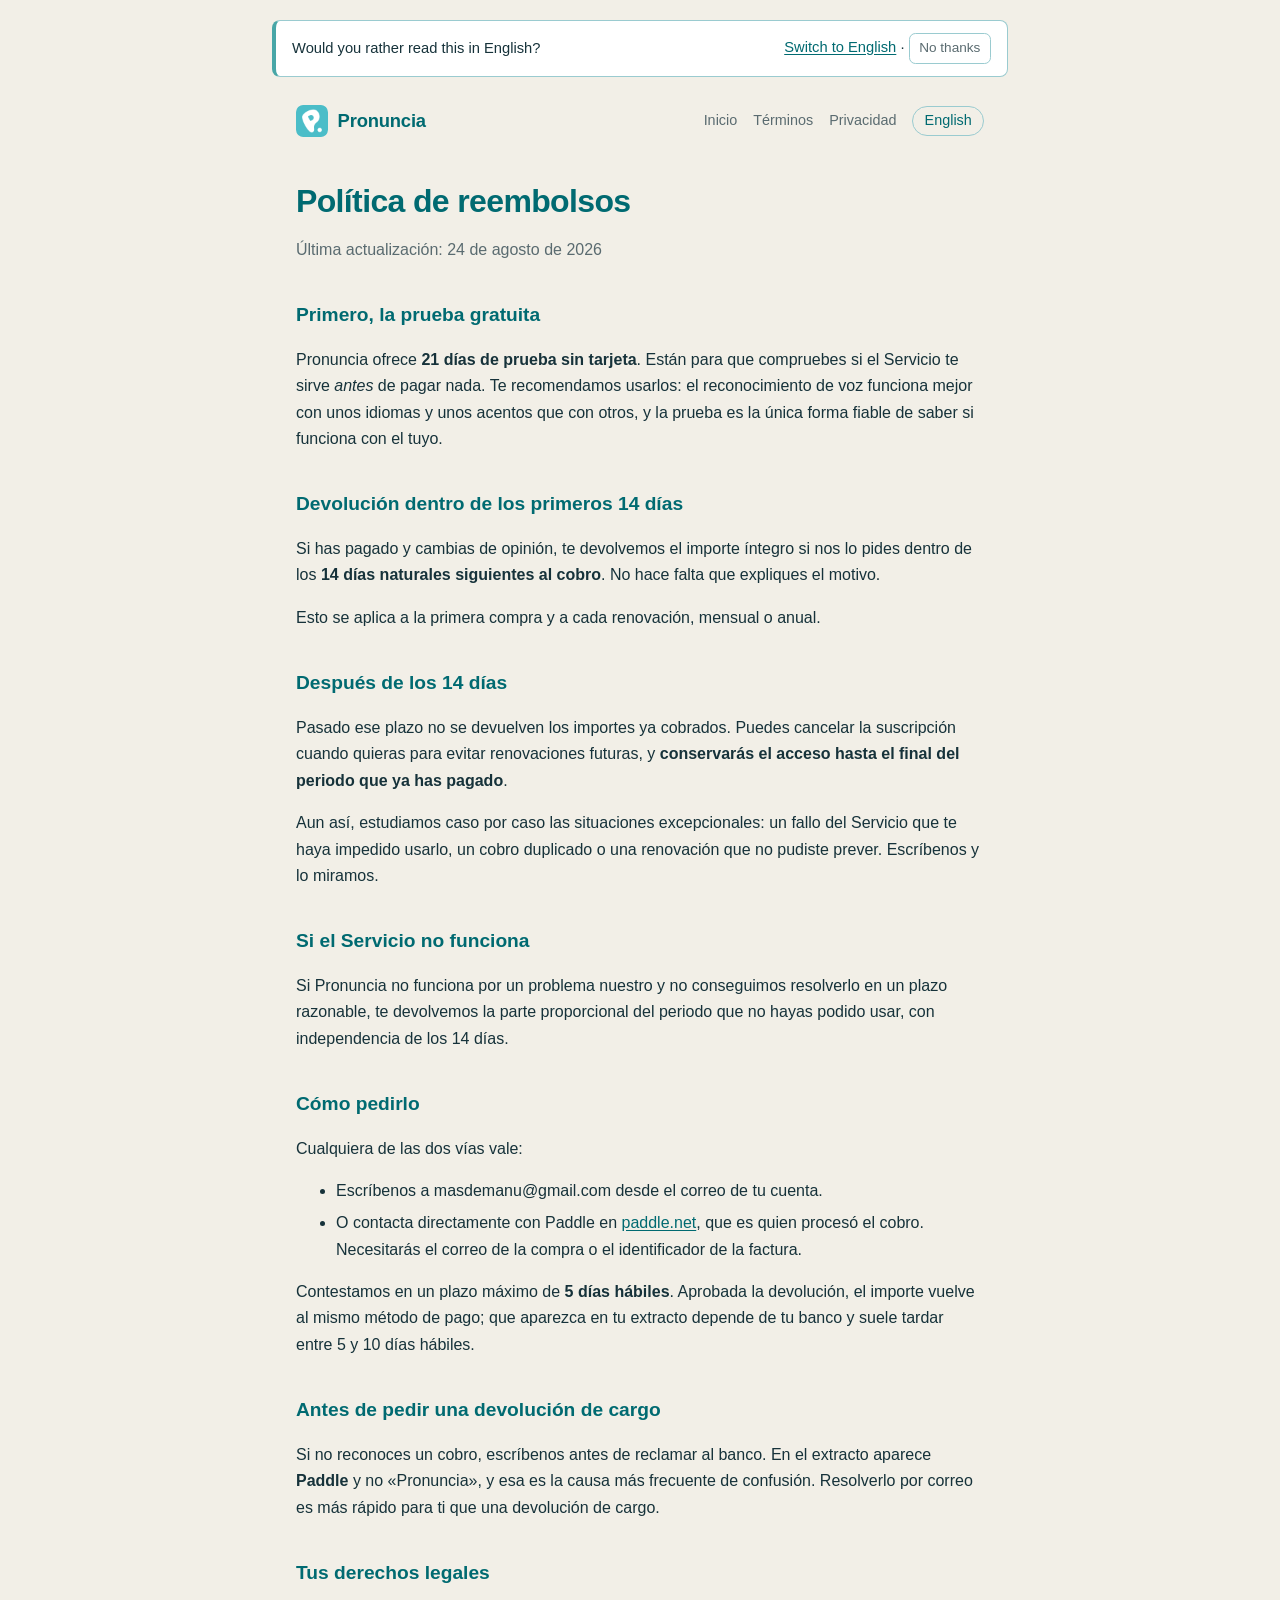
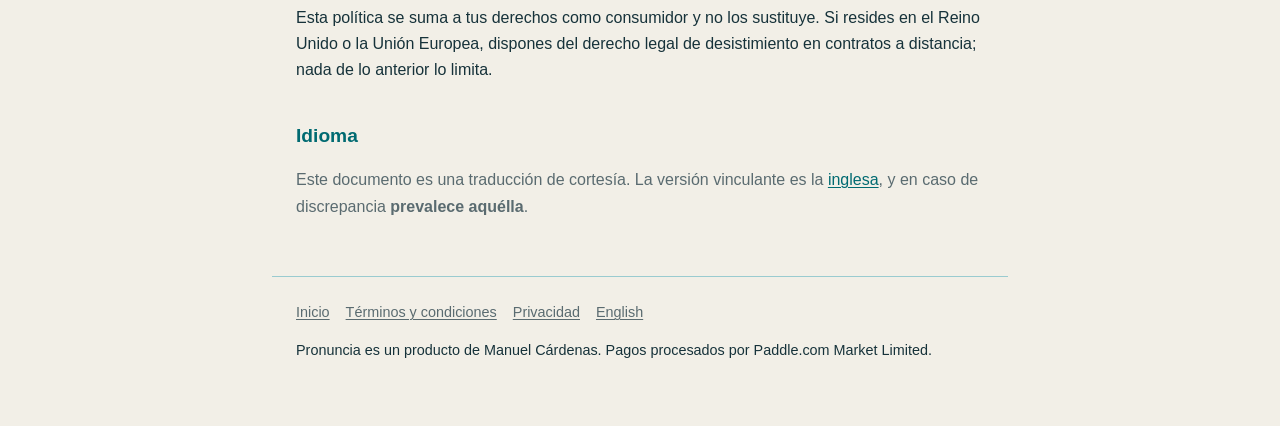
<file: reembolsos/index.html>
<!DOCTYPE html>
<!--
  Redirección. Esta dirección fue pública mientras el sitio estaba solo en
  español, antes de mover el español a /es/. GitHub Pages no hace redirecciones
  de servidor, así que se hace aquí.

  Existe por un motivo concreto: es una página legal, y el revisor de Paddle o
  quien la tuviera guardada se encontraría un 404 justo en el documento que
  demuestra que el vendedor es serio. Tres archivos de doce líneas cuestan menos
  que esa conversación.
-->
<html lang="es">
  <head>
    <meta charset="utf-8" />
    <meta http-equiv="refresh" content="0; url=../es/reembolsos/" />
    <link rel="canonical" href="https://pronuncia.dev/es/reembolsos/" />
    <meta name="robots" content="noindex" />
    <title>Política de reembolsos — Pronuncia</title>
  </head>
  <body>
    <p>Esta página se ha movido. <a href="../es/reembolsos/">Política de reembolsos</a></p>
  </body>
</html>
</file>
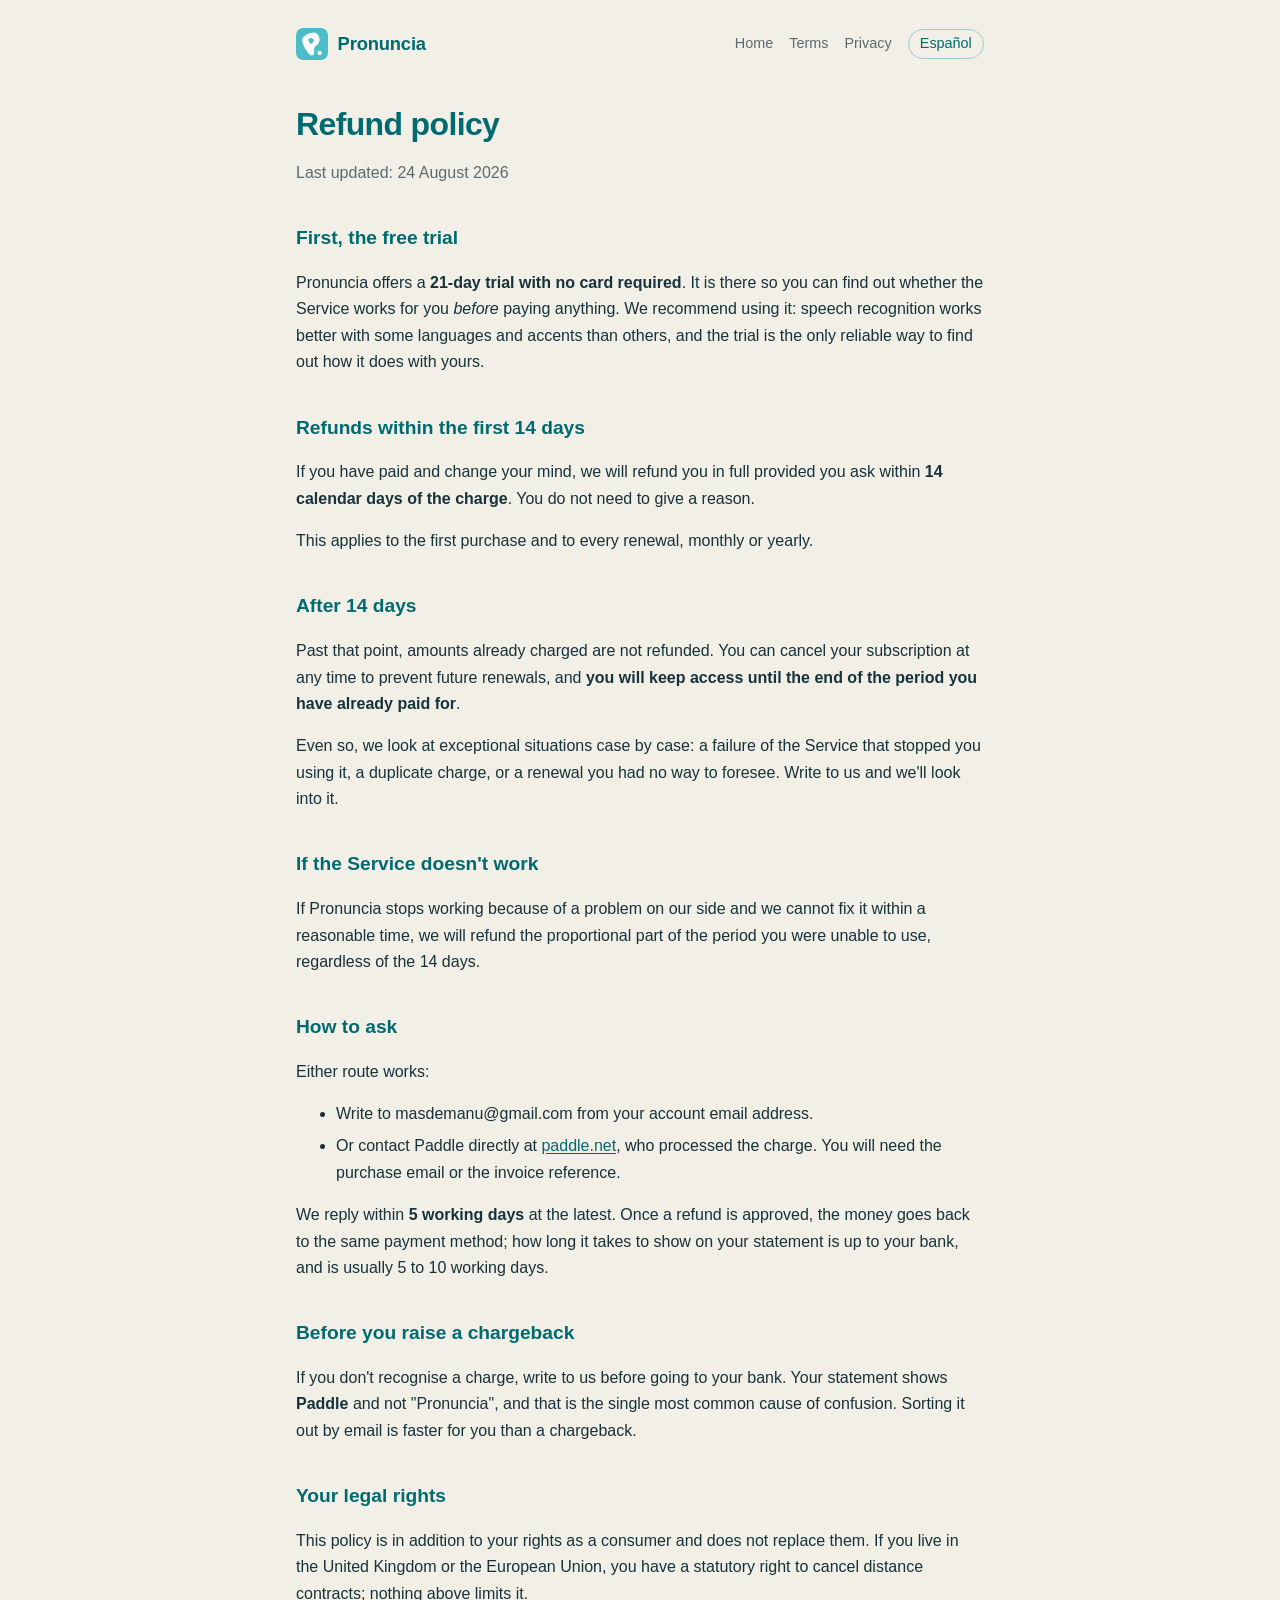
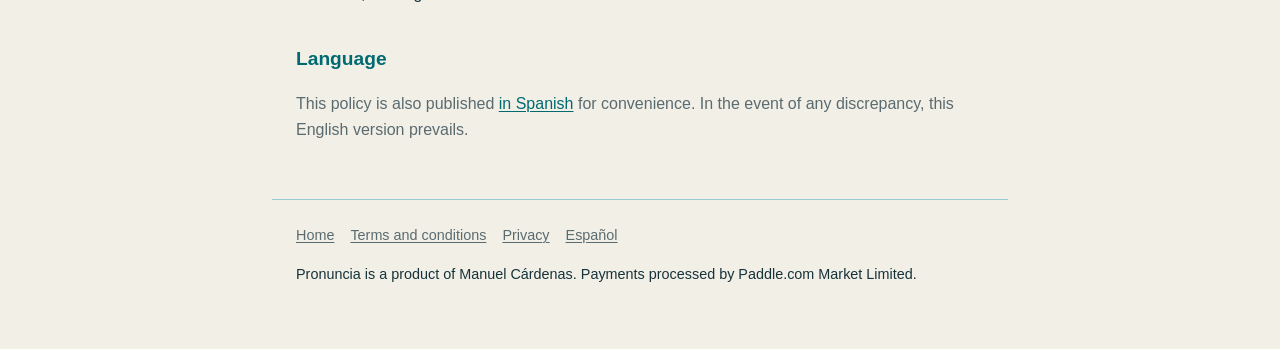
<file: refunds/index.html>
<!DOCTYPE html>
<!--
  Refund policy, English. Paddle requires it as a page of its own, reachable
  from the navigation; burying it inside the Terms does not count.

  The policy is deliberately generous (14 days, no questions) for two practical
  reasons: in the UK and the EU consumers have a 14-day right to cancel distance
  contracts anyway, so fighting it goes nowhere; and a refund is far cheaper
  than a chargeback, which also counts against the Paddle account.
-->
<html lang="en">
  <head>
    <meta charset="utf-8" />
    <meta name="viewport" content="width=device-width, initial-scale=1" />
    <title>Refund policy — Pronuncia</title>
    <link rel="stylesheet" href="../estilo.css" />
    <link rel="icon" href="../favicon-32.png" sizes="32x32" />
    <link rel="canonical" href="https://pronuncia.dev/refunds/" />
    <link rel="alternate" hreflang="en" href="https://pronuncia.dev/refunds/" />
    <link rel="alternate" hreflang="es" href="https://pronuncia.dev/es/reembolsos/" />
  </head>
  <body>
    <header>
      <a class="marca" href="../"><img src="../logo.png" alt="" /><span>Pronuncia</span></a>
      <nav>
        <a href="../">Home</a>
        <a href="../terms/">Terms</a>
        <a href="../privacy/">Privacy</a>
        <a class="idioma" href="../es/reembolsos/" hreflang="es" lang="es">Español</a>
      </nav>
    </header>

    <main>
      <h1>Refund policy</h1>
      <p class="suave">Last updated: 24 August 2026</p>

      <h2>First, the free trial</h2>
      <p>
        Pronuncia offers a <strong>21-day trial with no card required</strong>. It is there so
        you can find out whether the Service works for you <em>before</em> paying anything. We
        recommend using it: speech recognition works better with some languages and accents
        than others, and the trial is the only reliable way to find out how it does with
        yours.
      </p>

      <h2>Refunds within the first 14 days</h2>
      <p>
        If you have paid and change your mind, we will refund you in full provided you ask
        within <strong>14 calendar days of the charge</strong>. You do not need to give a
        reason.
      </p>
      <p>This applies to the first purchase and to every renewal, monthly or yearly.</p>

      <h2>After 14 days</h2>
      <p>
        Past that point, amounts already charged are not refunded. You can cancel your
        subscription at any time to prevent future renewals, and
        <strong>you will keep access until the end of the period you have already paid for</strong>.
      </p>
      <p>
        Even so, we look at exceptional situations case by case: a failure of the Service
        that stopped you using it, a duplicate charge, or a renewal you had no way to
        foresee. Write to us and we'll look into it.
      </p>

      <h2>If the Service doesn't work</h2>
      <p>
        If Pronuncia stops working because of a problem on our side and we cannot fix it
        within a reasonable time, we will refund the proportional part of the period you
        were unable to use, regardless of the 14 days.
      </p>

      <h2>How to ask</h2>
      <p>Either route works:</p>
      <ul>
        <li>Write to masdemanu@gmail.com from your account email address.</li>
        <li>Or contact Paddle directly at <a href="https://paddle.net" rel="noopener">paddle.net</a>,
          who processed the charge. You will need the purchase email or the invoice
          reference.</li>
      </ul>
      <p>
        We reply within <strong>5 working days</strong> at the latest. Once a refund is
        approved, the money goes back to the same payment method; how long it takes to show
        on your statement is up to your bank, and is usually 5 to 10 working days.
      </p>

      <h2>Before you raise a chargeback</h2>
      <p>
        If you don't recognise a charge, write to us before going to your bank. Your
        statement shows <strong>Paddle</strong> and not "Pronuncia", and that is the single
        most common cause of confusion. Sorting it out by email is faster for you than a
        chargeback.
      </p>

      <h2>Your legal rights</h2>
      <p>
        This policy is in addition to your rights as a consumer and does not replace them.
        If you live in the United Kingdom or the European Union, you have a statutory right
        to cancel distance contracts; nothing above limits it.
      </p>

      <h2>Language</h2>
      <p class="suave">
        This policy is also published <a href="../es/reembolsos/" hreflang="es">in Spanish</a>
        for convenience. In the event of any discrepancy, this English version prevails.
      </p>
    </main>

    <footer>
      <nav>
        <a href="../">Home</a>
        <a href="../terms/">Terms and conditions</a>
        <a href="../privacy/">Privacy</a>
        <a href="../es/reembolsos/" hreflang="es" lang="es">Español</a>
      </nav>
      <p>
        Pronuncia is a product of Manuel Cárdenas. Payments processed by Paddle.com Market
        Limited.
      </p>
    </footer>
    <script src="../idioma.js"></script>
  </body>
</html>
</file>
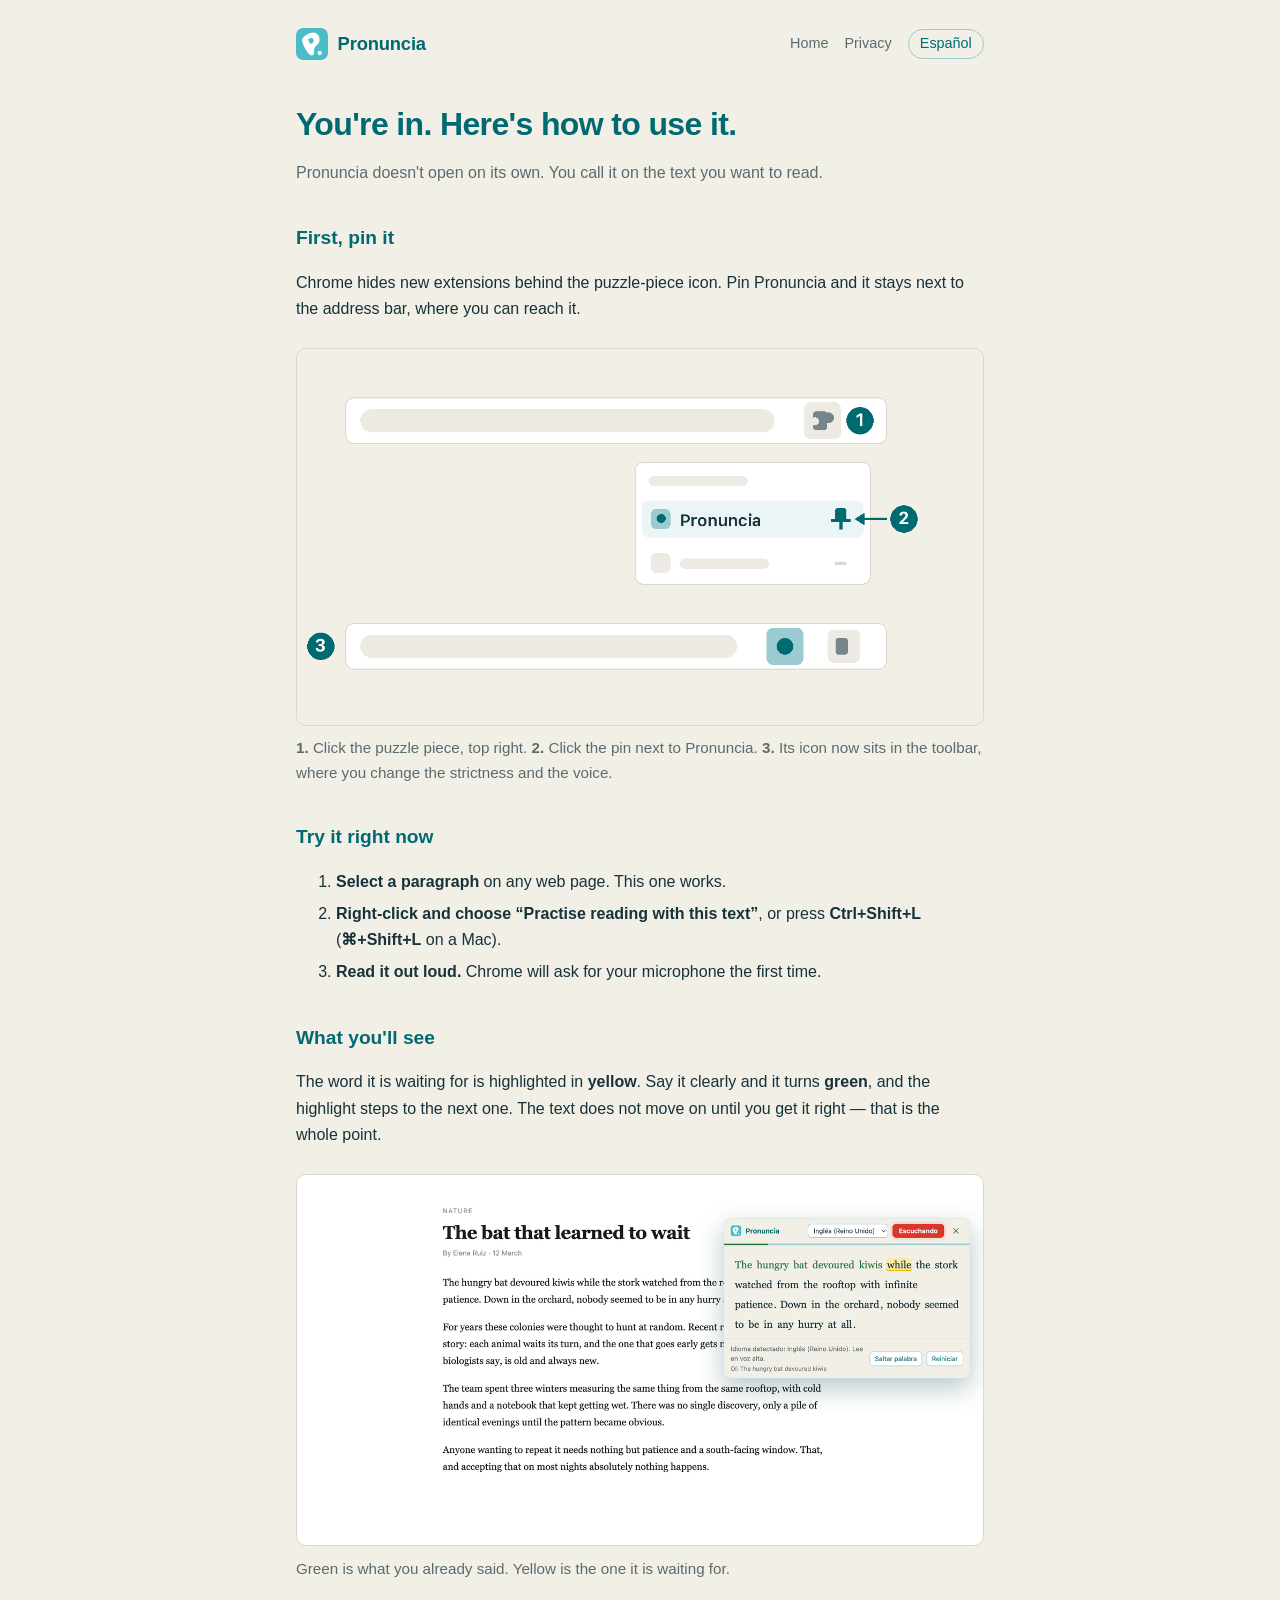
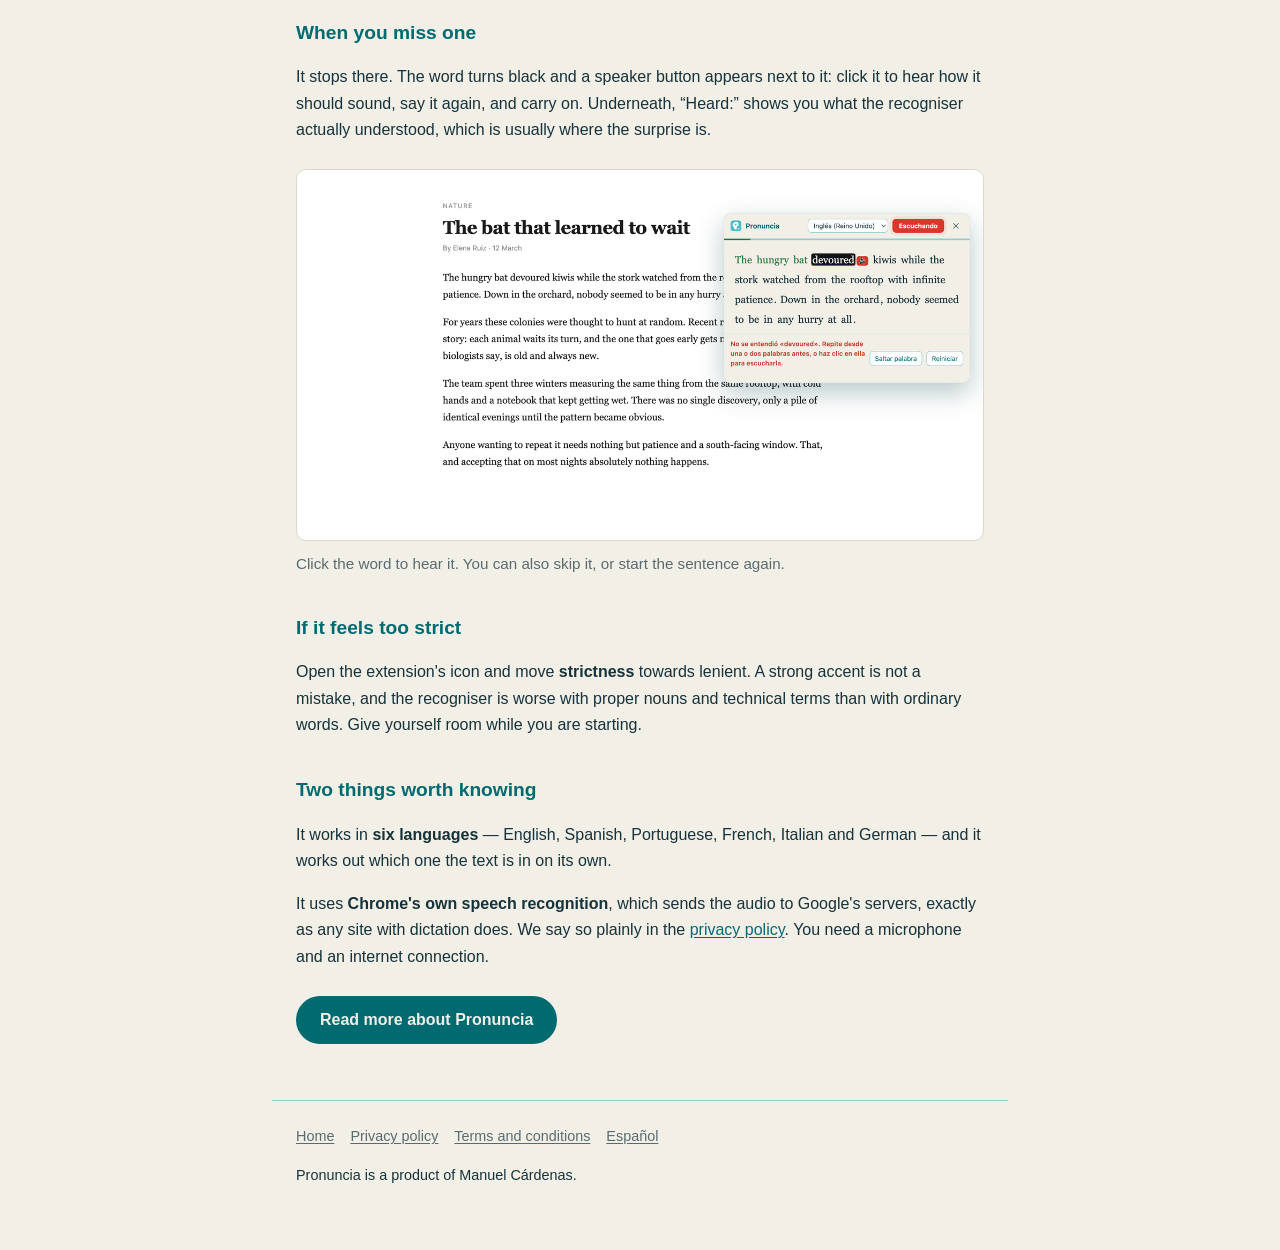
<file: start/index.html>
<!DOCTYPE html>
<!--
  La página que se abre sola al instalar la extensión.

  La abre `chrome.runtime.onInstalled` SOLO cuando el motivo es `install`,
  nunca en una actualización: abrir una pestaña cada vez que Chrome actualiza
  en segundo plano es de las cosas que más molestan de una extensión.

  Quien llega aquí acaba de instalarla y no ha leído nada. Así que esto no es
  la portada otra vez: es qué hacer AHORA MISMO, en orden, y qué va a ver.
  Si cambia el atajo o el menú contextual, esta página y su traducción se
  actualizan en el mismo commit.
-->
<html lang="en">
  <head>
    <meta charset="utf-8" />
    <meta name="viewport" content="width=device-width, initial-scale=1" />
    <title>You're in — Pronuncia</title>
    <meta name="description" content="How to use Pronuncia: select text on any web page, read it out loud, and the text waits until you say each word clearly." />
    <link rel="stylesheet" href="../estilo.css" />
    <link rel="icon" href="../favicon-32.png" sizes="32x32" />
    <link rel="canonical" href="https://pronuncia.dev/start/" />
    <link rel="alternate" hreflang="en" href="https://pronuncia.dev/start/" />
    <link rel="alternate" hreflang="es" href="https://pronuncia.dev/es/empezar/" />
  </head>
  <body>
    <header>
      <a class="marca" href="../"><img src="../logo.png" alt="" /><span>Pronuncia</span></a>
      <nav>
        <a href="../">Home</a>
        <a href="../privacy/">Privacy</a>
        <a class="idioma" href="../es/empezar/" hreflang="es" lang="es">Español</a>
      </nav>
    </header>

    <main>
      <h1>You're in. Here's how to use it.</h1>
      <p class="suave">
        Pronuncia doesn't open on its own. You call it on the text you want to read.
      </p>

      <h2>First, pin it</h2>
      <p>
        Chrome hides new extensions behind the puzzle-piece icon. Pin Pronuncia and it stays
        next to the address bar, where you can reach it.
      </p>
      <figure class="captura">
        <img src="../anclar.png" width="1280" height="700" loading="lazy" decoding="async"
             alt="The puzzle-piece icon in Chrome's toolbar, the extensions menu with Pronuncia and its pin, and the result with the Pronuncia icon visible in the toolbar." />
        <figcaption>
          <strong>1.</strong> Click the puzzle piece, top right.
          <strong>2.</strong> Click the pin next to Pronuncia.
          <strong>3.</strong> Its icon now sits in the toolbar, where you change the strictness
          and the voice.
        </figcaption>
      </figure>

      <h2>Try it right now</h2>
      <ol>
        <li><strong>Select a paragraph</strong> on any web page. This one works.</li>
        <li>
          <strong>Right-click and choose “Practise reading with this text”</strong>,
          or press <strong>Ctrl+Shift+L</strong> (<strong>⌘+Shift+L</strong> on a Mac).
        </li>
        <li><strong>Read it out loud.</strong> Chrome will ask for your microphone the first time.</li>
      </ol>

      <h2>What you'll see</h2>
      <p>
        The word it is waiting for is highlighted in <strong>yellow</strong>. Say it clearly and
        it turns <strong>green</strong>, and the highlight steps to the next one. The text does
        not move on until you get it right — that is the whole point.
      </p>
      <figure class="captura">
        <img src="../captura-leyendo-en.png" width="1280" height="690" loading="lazy" decoding="async"
             alt="The Pronuncia panel reading an English text: the words already said are green and the one it is waiting for is highlighted in yellow." />
        <figcaption>Green is what you already said. Yellow is the one it is waiting for.</figcaption>
      </figure>

      <h2>When you miss one</h2>
      <p>
        It stops there. The word turns black and a speaker button appears next to it: click it to
        hear how it should sound, say it again, and carry on. Underneath, “Heard:” shows you what
        the recogniser actually understood, which is usually where the surprise is.
      </p>
      <figure class="captura">
        <img src="../captura-fallo-en.png" width="1280" height="690" loading="lazy" decoding="async"
             alt="A word marked in black with a speaker button beside it, and a message explaining that it could not be made out." />
        <figcaption>Click the word to hear it. You can also skip it, or start the sentence again.</figcaption>
      </figure>

      <h2>If it feels too strict</h2>
      <p>
        Open the extension's icon and move <strong>strictness</strong> towards lenient. A strong
        accent is not a mistake, and the recogniser is worse with proper nouns and technical
        terms than with ordinary words. Give yourself room while you are starting.
      </p>

      <h2>Two things worth knowing</h2>
      <p>
        It works in <strong>six languages</strong> — English, Spanish, Portuguese, French,
        Italian and German — and it works out which one the text is in on its own.
      </p>
      <p>
        It uses <strong>Chrome's own speech recognition</strong>, which sends the audio to
        Google's servers, exactly as any site with dictation does. We say so plainly in the
        <a href="../privacy/">privacy policy</a>. You need a microphone and an internet
        connection.
      </p>

      <p class="llamada">
        <a class="instalar" href="../">Read more about Pronuncia</a>
      </p>
    </main>

    <footer>
      <nav>
        <a href="../">Home</a>
        <a href="../privacy/">Privacy policy</a>
        <a href="../terms/">Terms and conditions</a>
        <a href="../es/empezar/" hreflang="es" lang="es">Español</a>
      </nav>
      <p>Pronuncia is a product of Manuel Cárdenas.</p>
    </footer>
    <script src="../idioma.js"></script>
  </body>
</html>
</file>
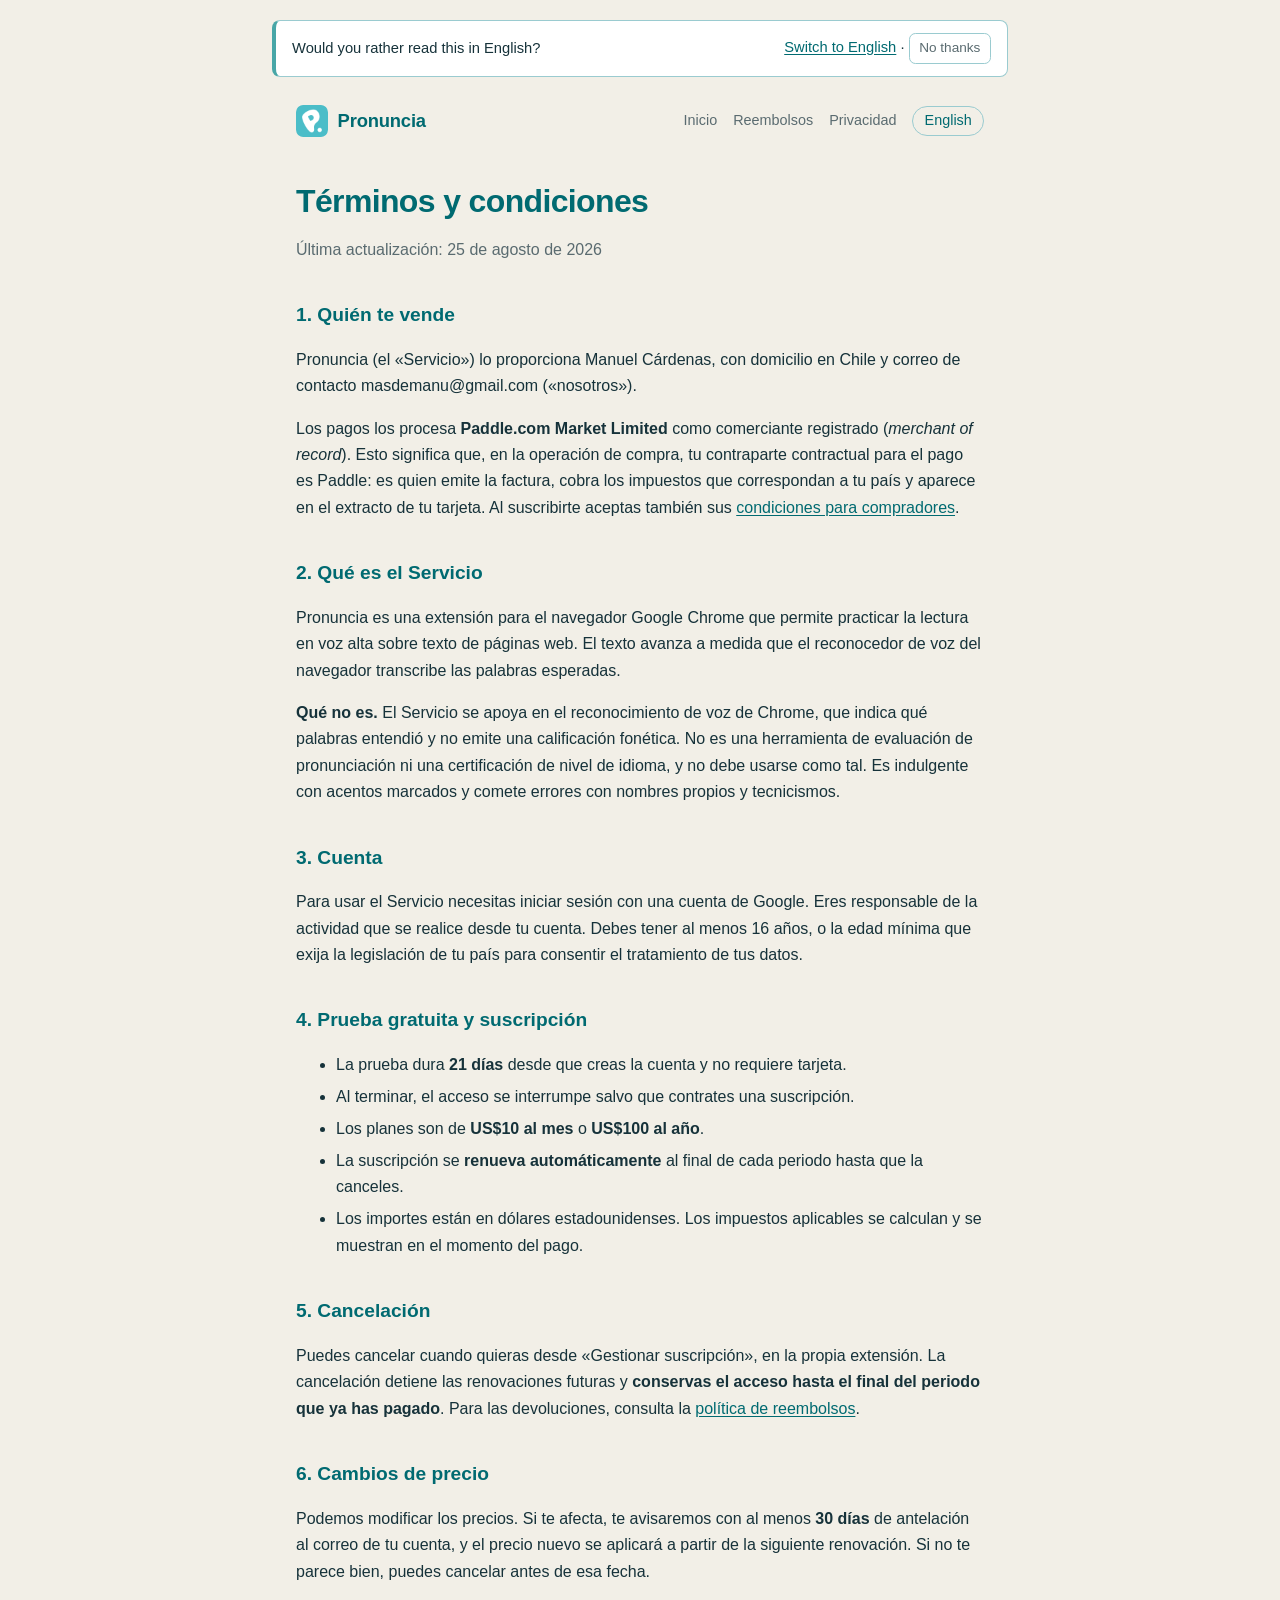
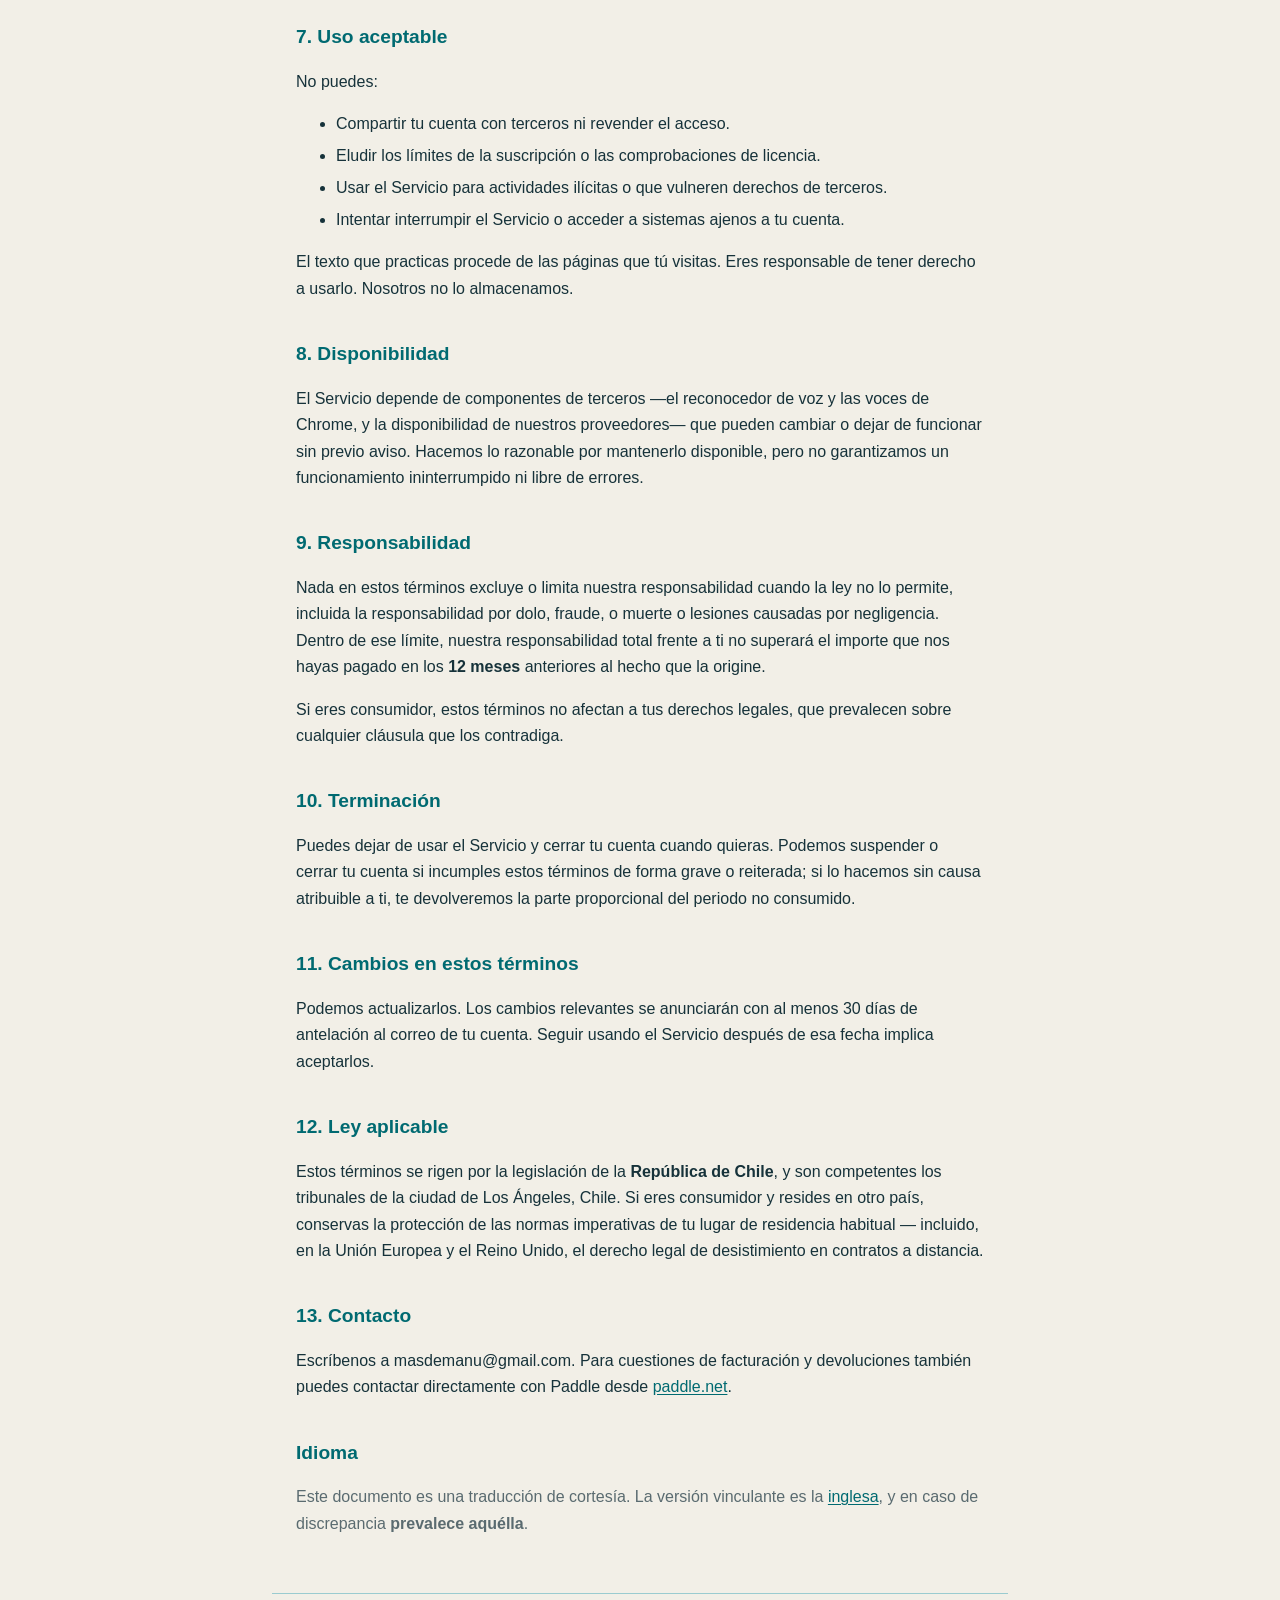
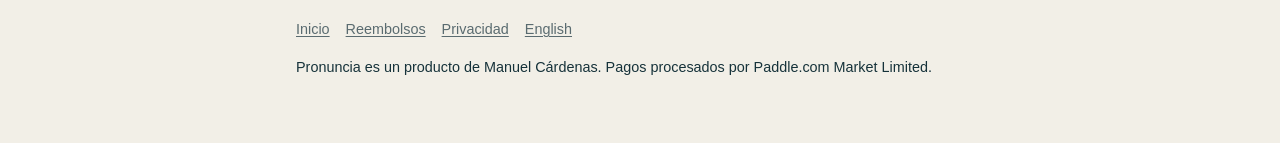
<file: terminos/index.html>
<!DOCTYPE html>
<!--
  Redirección. Esta dirección fue pública mientras el sitio estaba solo en
  español, antes de mover el español a /es/. GitHub Pages no hace redirecciones
  de servidor, así que se hace aquí.

  Existe por un motivo concreto: es una página legal, y el revisor de Paddle o
  quien la tuviera guardada se encontraría un 404 justo en el documento que
  demuestra que el vendedor es serio. Tres archivos de doce líneas cuestan menos
  que esa conversación.
-->
<html lang="es">
  <head>
    <meta charset="utf-8" />
    <meta http-equiv="refresh" content="0; url=../es/terminos/" />
    <link rel="canonical" href="https://pronuncia.dev/es/terminos/" />
    <meta name="robots" content="noindex" />
    <title>Términos y condiciones — Pronuncia</title>
  </head>
  <body>
    <p>Esta página se ha movido. <a href="../es/terminos/">Términos y condiciones</a></p>
  </body>
</html>
</file>
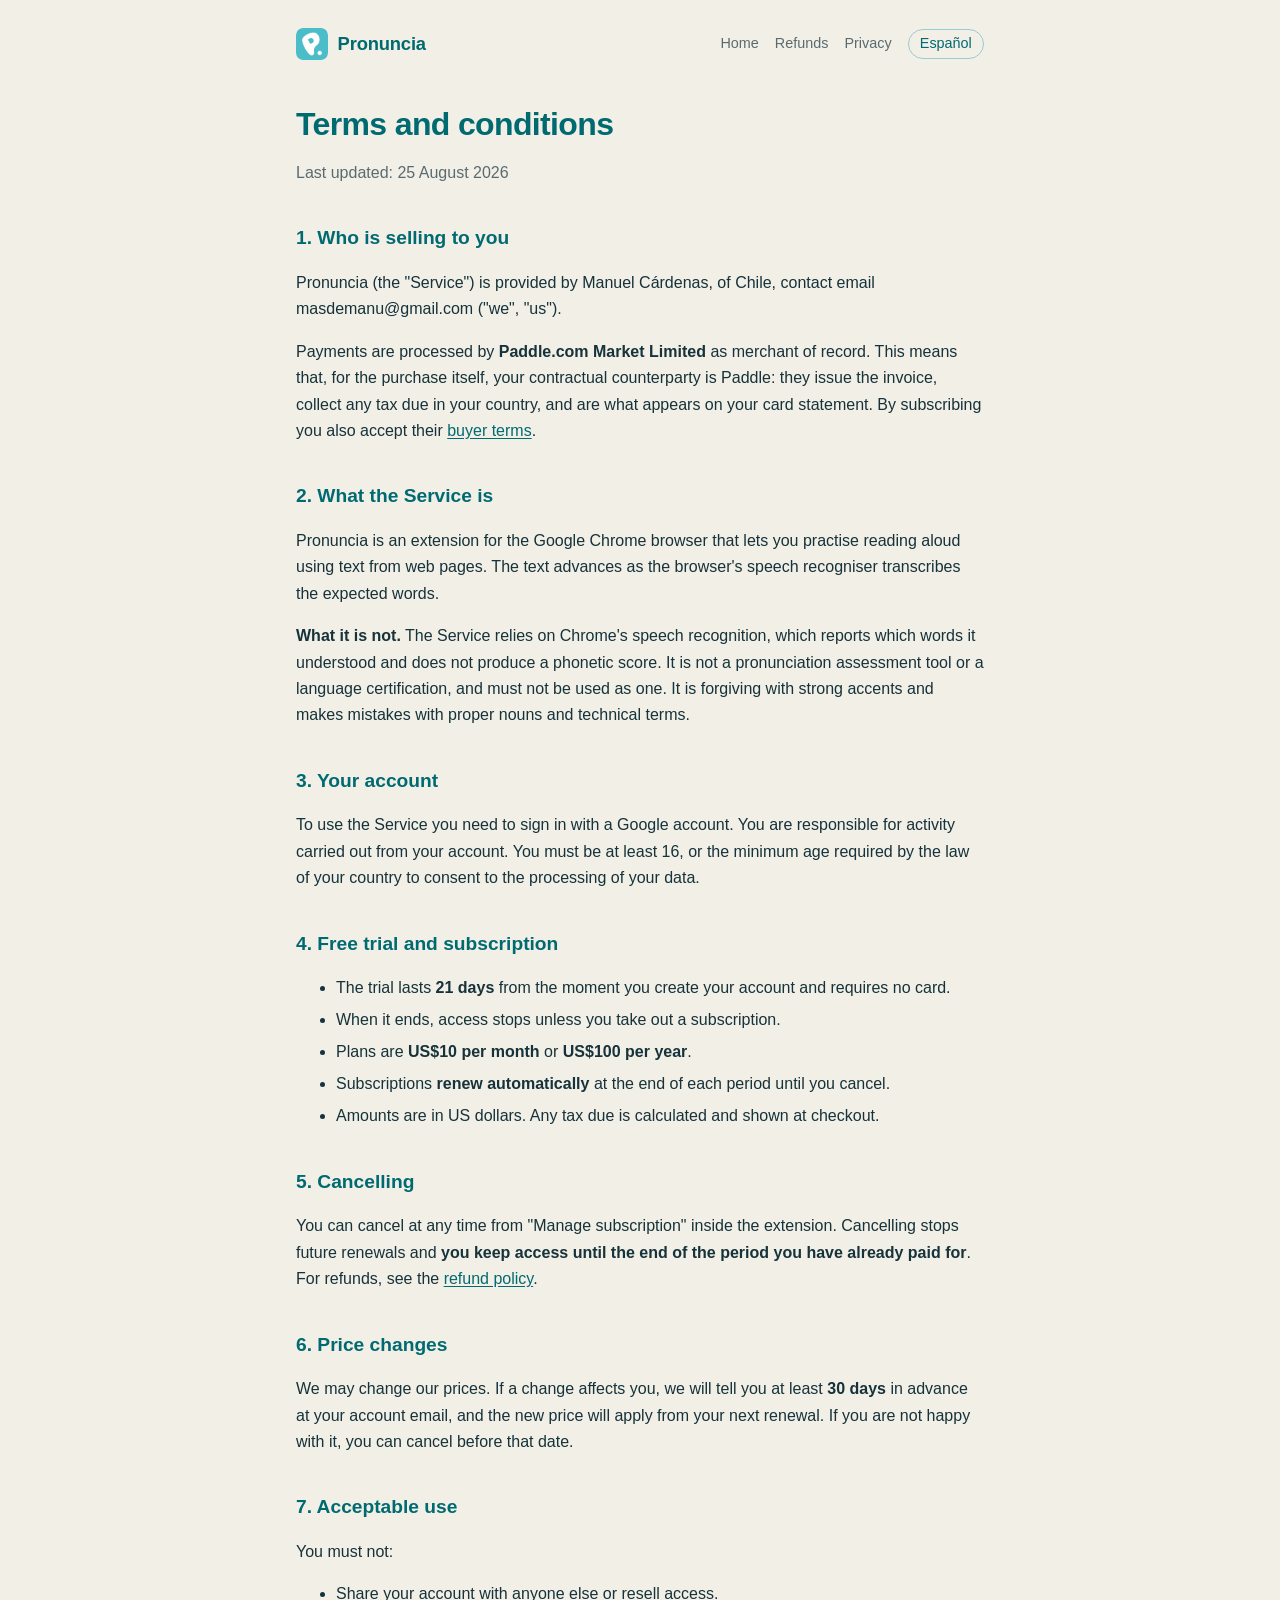
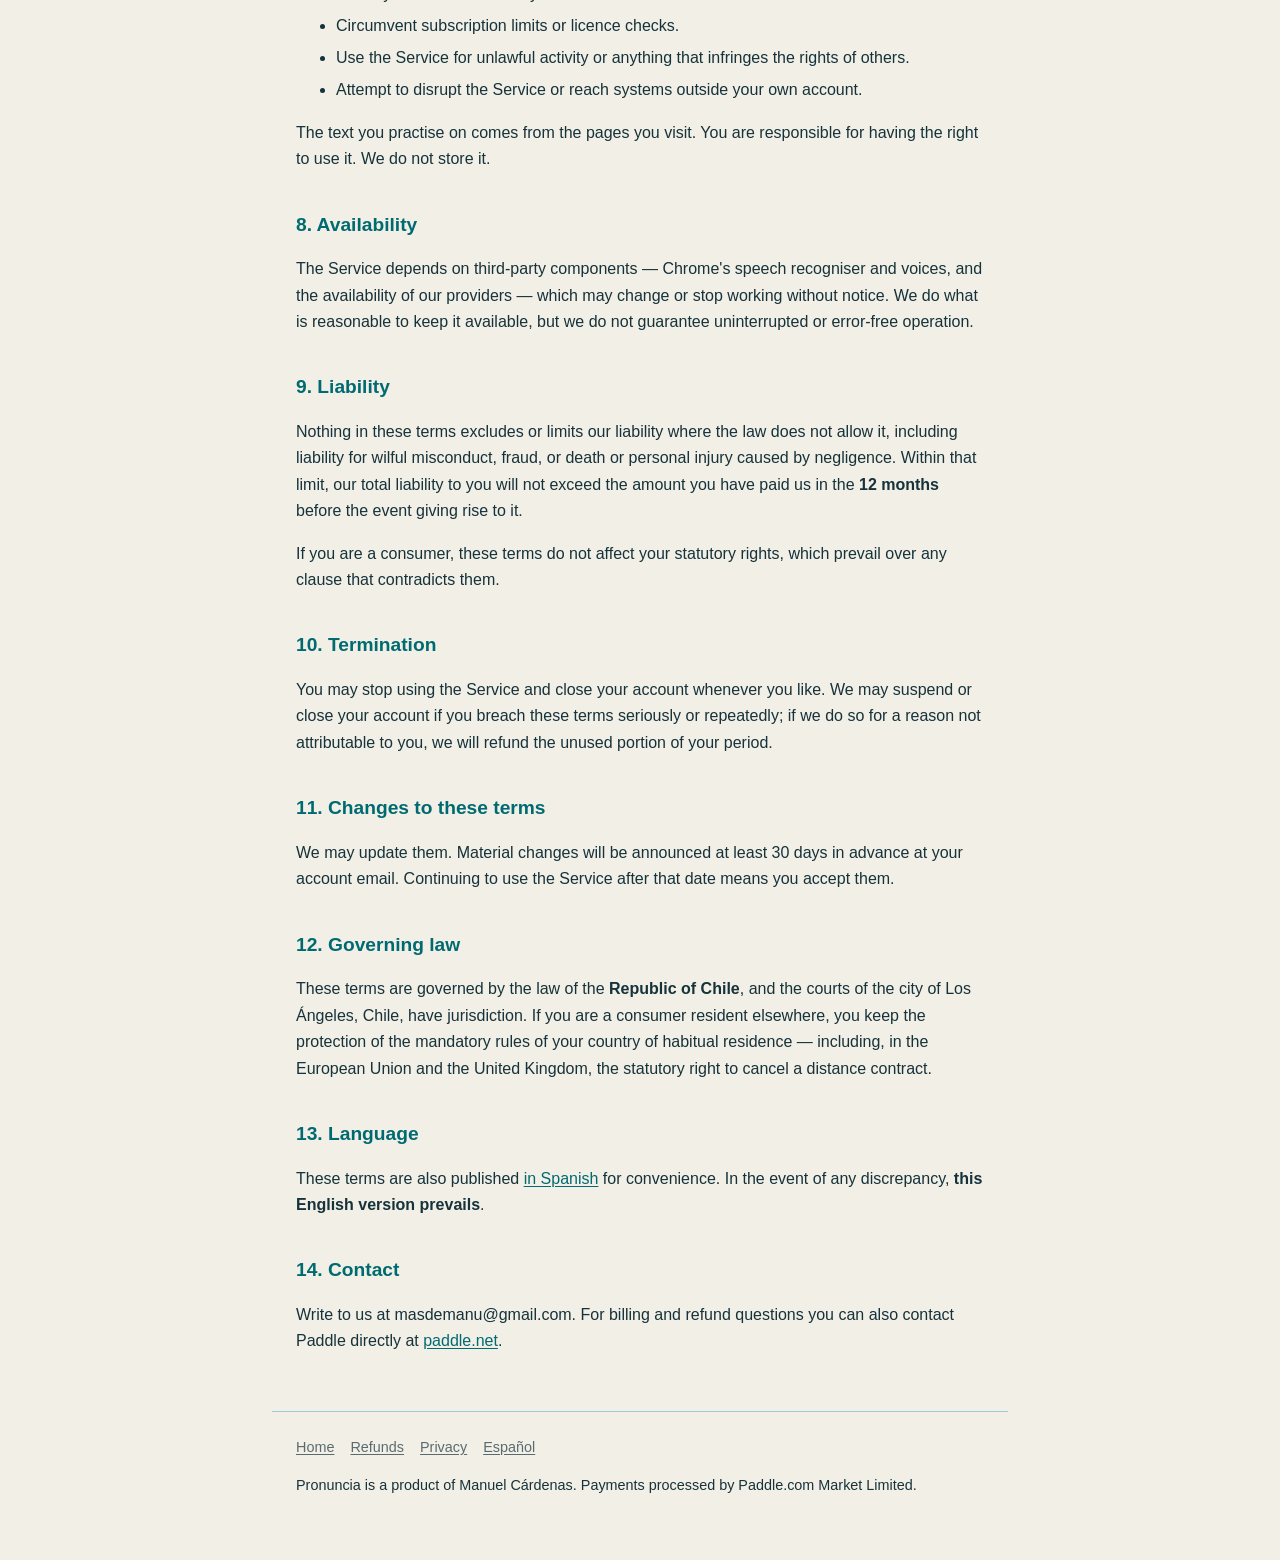
<file: terms/index.html>
<!DOCTYPE html>
<!--
  Terms and conditions, English. Paddle requires the seller's legal name to
  appear and the page to be reachable from the site navigation.

  This is the authoritative version. The seller is based in Chile and the
  governing law is Chilean, but this English text is the binding one: it is the
  language of the site's root and the one most buyers share.
  /es/terminos/ is a translation and says so.

  A reasonable draft for passing Paddle's verification and being straight with
  the buyer. It is not legal advice.
-->
<html lang="en">
  <head>
    <meta charset="utf-8" />
    <meta name="viewport" content="width=device-width, initial-scale=1" />
    <title>Terms and conditions — Pronuncia</title>
    <link rel="stylesheet" href="../estilo.css" />
    <link rel="icon" href="../favicon-32.png" sizes="32x32" />
    <link rel="canonical" href="https://pronuncia.dev/terms/" />
    <link rel="alternate" hreflang="en" href="https://pronuncia.dev/terms/" />
    <link rel="alternate" hreflang="es" href="https://pronuncia.dev/es/terminos/" />
  </head>
  <body>
    <header>
      <a class="marca" href="../"><img src="../logo.png" alt="" /><span>Pronuncia</span></a>
      <nav>
        <a href="../">Home</a>
        <a href="../refunds/">Refunds</a>
        <a href="../privacy/">Privacy</a>
        <a class="idioma" href="../es/terminos/" hreflang="es" lang="es">Español</a>
      </nav>
    </header>

    <main>
      <h1>Terms and conditions</h1>
      <p class="suave">Last updated: 25 August 2026</p>

      <h2>1. Who is selling to you</h2>
      <p>
        Pronuncia (the "Service") is provided by Manuel Cárdenas, of
        Chile, contact email masdemanu@gmail.com ("we", "us").
      </p>
      <p>
        Payments are processed by <strong>Paddle.com Market Limited</strong> as merchant of
        record. This means that, for the purchase itself, your contractual counterparty is
        Paddle: they issue the invoice, collect any tax due in your country, and are what
        appears on your card statement. By subscribing you also accept their
        <a href="https://www.paddle.com/legal/terms" rel="noopener">buyer terms</a>.
      </p>

      <h2>2. What the Service is</h2>
      <p>
        Pronuncia is an extension for the Google Chrome browser that lets you practise
        reading aloud using text from web pages. The text advances as the browser's speech
        recogniser transcribes the expected words.
      </p>
      <p>
        <strong>What it is not.</strong> The Service relies on Chrome's speech recognition,
        which reports which words it understood and does not produce a phonetic score. It is
        not a pronunciation assessment tool or a language certification, and must not be
        used as one. It is forgiving with strong accents and makes mistakes with proper
        nouns and technical terms.
      </p>

      <h2>3. Your account</h2>
      <p>
        To use the Service you need to sign in with a Google account. You are responsible
        for activity carried out from your account. You must be at least 16, or the minimum
        age required by the law of your country to consent to the processing of your data.
      </p>

      <h2>4. Free trial and subscription</h2>
      <ul>
        <li>The trial lasts <strong>21 days</strong> from the moment you create your account and requires no card.</li>
        <li>When it ends, access stops unless you take out a subscription.</li>
        <li>Plans are <strong>US$10 per month</strong> or <strong>US$100 per year</strong>.</li>
        <li>Subscriptions <strong>renew automatically</strong> at the end of each period until you cancel.</li>
        <li>Amounts are in US dollars. Any tax due is calculated and shown at checkout.</li>
      </ul>

      <h2>5. Cancelling</h2>
      <p>
        You can cancel at any time from "Manage subscription" inside the extension.
        Cancelling stops future renewals and
        <strong>you keep access until the end of the period you have already paid for</strong>.
        For refunds, see the <a href="../refunds/">refund policy</a>.
      </p>

      <h2>6. Price changes</h2>
      <p>
        We may change our prices. If a change affects you, we will tell you at least
        <strong>30 days</strong> in advance at your account email, and the new price will
        apply from your next renewal. If you are not happy with it, you can cancel before
        that date.
      </p>

      <h2>7. Acceptable use</h2>
      <p>You must not:</p>
      <ul>
        <li>Share your account with anyone else or resell access.</li>
        <li>Circumvent subscription limits or licence checks.</li>
        <li>Use the Service for unlawful activity or anything that infringes the rights of others.</li>
        <li>Attempt to disrupt the Service or reach systems outside your own account.</li>
      </ul>
      <p>
        The text you practise on comes from the pages you visit. You are responsible for
        having the right to use it. We do not store it.
      </p>

      <h2>8. Availability</h2>
      <p>
        The Service depends on third-party components — Chrome's speech recogniser and
        voices, and the availability of our providers — which may change or stop working
        without notice. We do what is reasonable to keep it available, but we do not
        guarantee uninterrupted or error-free operation.
      </p>

      <h2>9. Liability</h2>
      <p>
        Nothing in these terms excludes or limits our liability where the law does not allow
        it, including liability for wilful misconduct, fraud, or death or personal injury
        caused by negligence. Within that limit, our total liability to you will not exceed
        the amount you have paid us in the <strong>12 months</strong> before the event giving
        rise to it.
      </p>
      <p>
        If you are a consumer, these terms do not affect your statutory rights, which
        prevail over any clause that contradicts them.
      </p>

      <h2>10. Termination</h2>
      <p>
        You may stop using the Service and close your account whenever you like. We may
        suspend or close your account if you breach these terms seriously or repeatedly; if
        we do so for a reason not attributable to you, we will refund the unused portion of
        your period.
      </p>

      <h2>11. Changes to these terms</h2>
      <p>
        We may update them. Material changes will be announced at least 30 days in advance
        at your account email. Continuing to use the Service after that date means you
        accept them.
      </p>

      <h2>12. Governing law</h2>
      <p>
        These terms are governed by the law of the <strong>Republic of Chile</strong>, and
        the courts of the city of Los Ángeles, Chile, have jurisdiction. If you are a
        consumer resident elsewhere, you keep the protection of the mandatory rules of your
        country of habitual residence — including, in the European Union and the United
        Kingdom, the statutory right to cancel a distance contract.
      </p>

      <h2>13. Language</h2>
      <p>
        These terms are also published <a href="../es/terminos/" hreflang="es">in Spanish</a>
        for convenience. In the event of any discrepancy, <strong>this English version
        prevails</strong>.
      </p>

      <h2>14. Contact</h2>
      <p>
        Write to us at masdemanu@gmail.com. For billing and refund questions you can also
        contact Paddle directly at <a href="https://paddle.net" rel="noopener">paddle.net</a>.
      </p>
    </main>

    <footer>
      <nav>
        <a href="../">Home</a>
        <a href="../refunds/">Refunds</a>
        <a href="../privacy/">Privacy</a>
        <a href="../es/terminos/" hreflang="es" lang="es">Español</a>
      </nav>
      <p>
        Pronuncia is a product of Manuel Cárdenas. Payments processed by Paddle.com Market
        Limited.
      </p>
    </footer>
    <script src="../idioma.js"></script>
  </body>
</html>
</file>
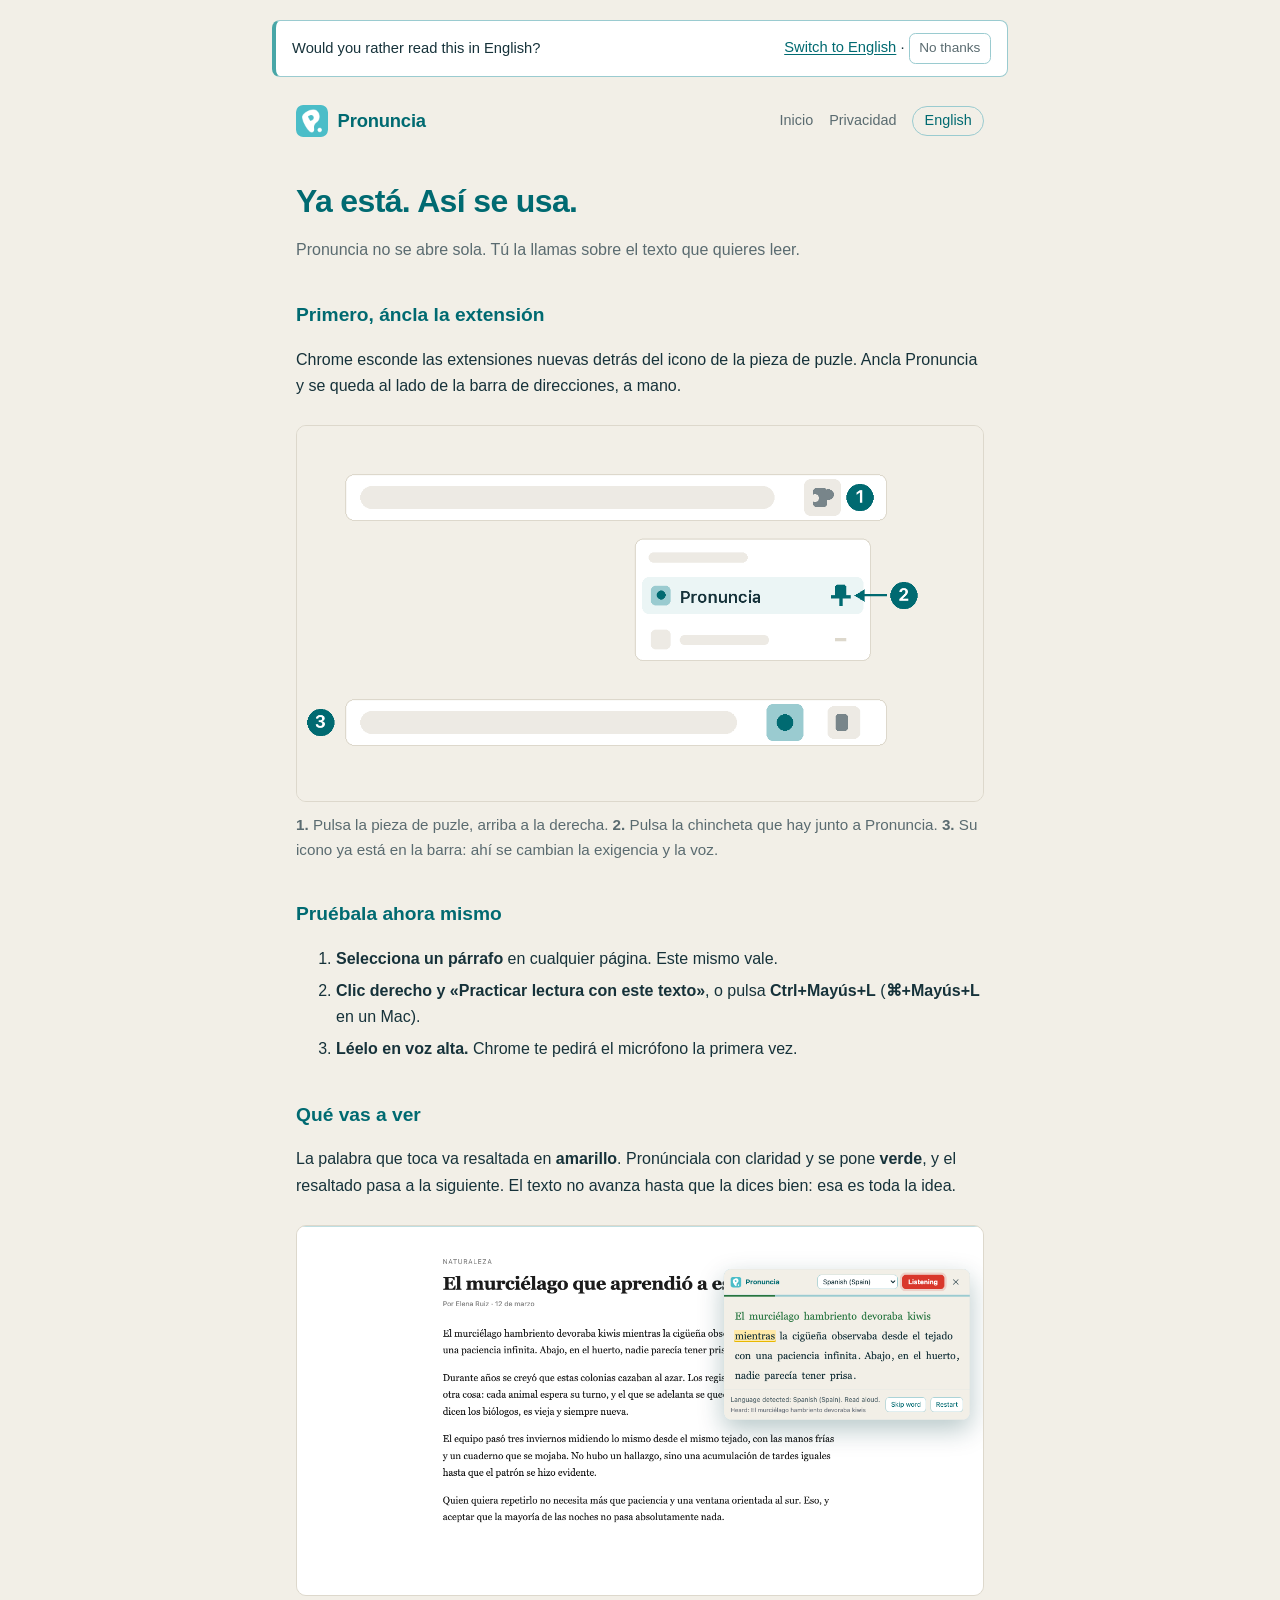
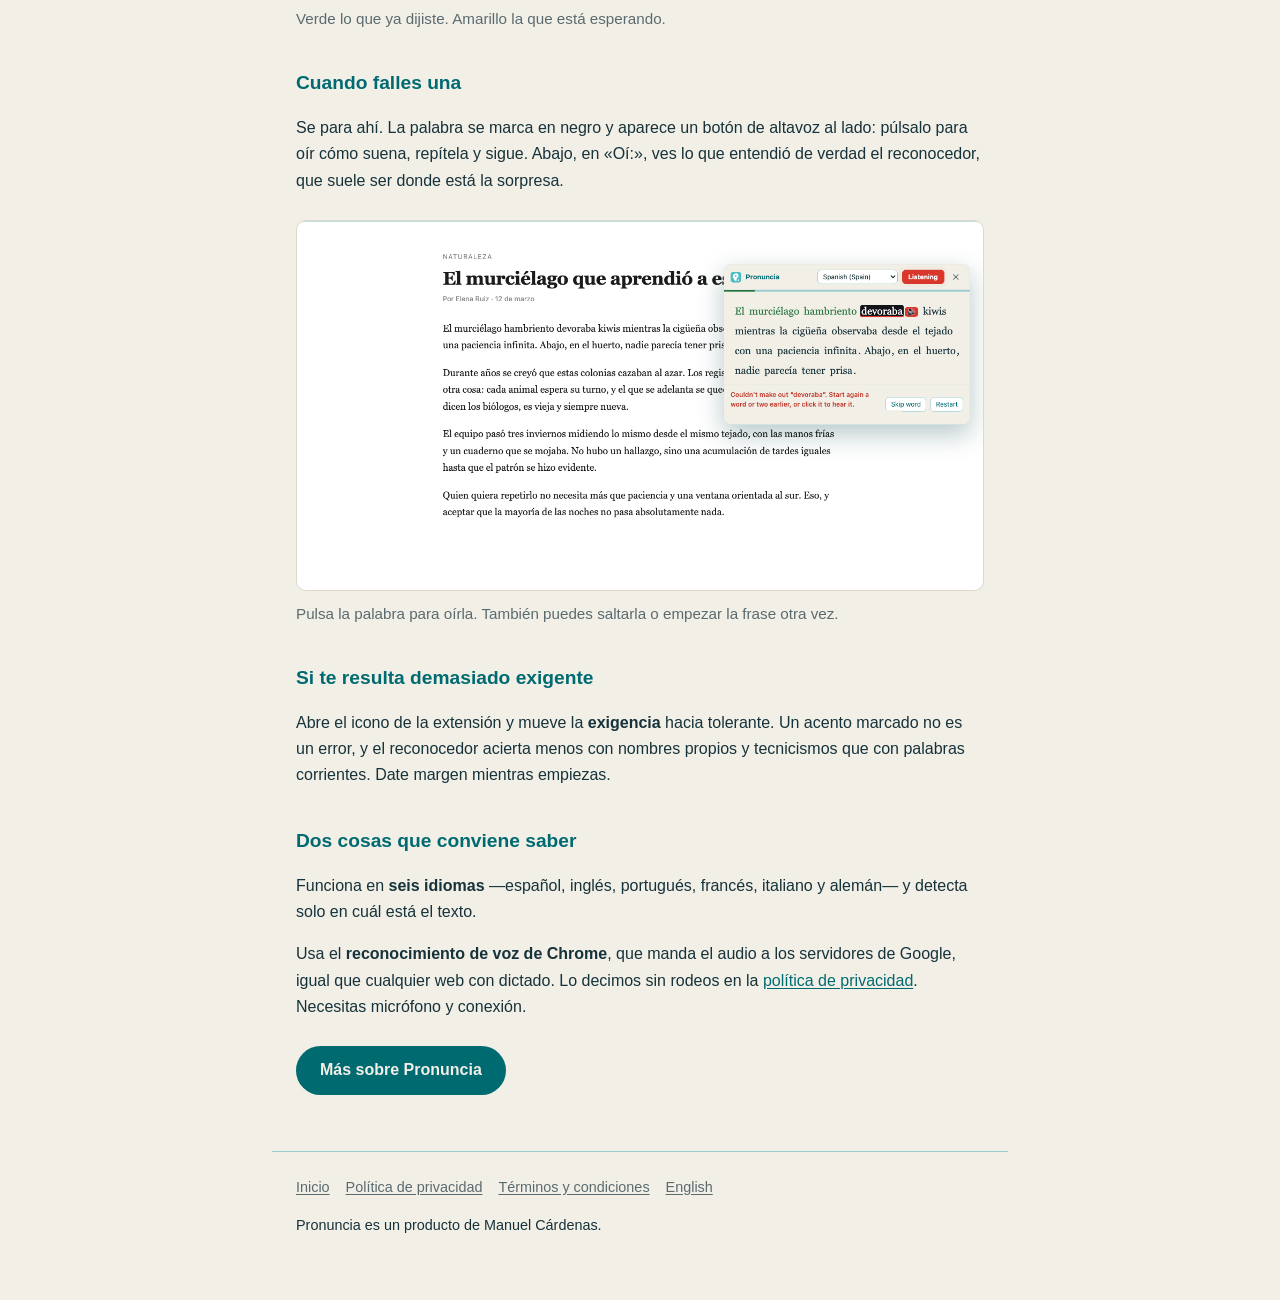
<file: es/empezar/index.html>
<!DOCTYPE html>
<!--
  La misma página que `/start/`, en español. Si cambia una, cambia la otra en
  el mismo commit: una de las dos desactualizada es peor que no tenerla.
-->
<html lang="es">
  <head>
    <meta charset="utf-8" />
    <meta name="viewport" content="width=device-width, initial-scale=1" />
    <title>Ya está — Pronuncia</title>
    <meta name="description" content="Cómo usar Pronuncia: selecciona un texto en cualquier página, léelo en voz alta y el texto no avanza hasta que pronuncias bien cada palabra." />
    <link rel="stylesheet" href="../../estilo.css" />
    <link rel="icon" href="../../favicon-32.png" sizes="32x32" />
    <link rel="canonical" href="https://pronuncia.dev/es/empezar/" />
    <link rel="alternate" hreflang="en" href="https://pronuncia.dev/start/" />
    <link rel="alternate" hreflang="es" href="https://pronuncia.dev/es/empezar/" />
  </head>
  <body>
    <header>
      <a class="marca" href="../"><img src="../../logo.png" alt="" /><span>Pronuncia</span></a>
      <nav>
        <a href="../">Inicio</a>
        <a href="../privacidad/">Privacidad</a>
        <a class="idioma" href="../../start/" hreflang="en" lang="en">English</a>
      </nav>
    </header>

    <main>
      <h1>Ya está. Así se usa.</h1>
      <p class="suave">
        Pronuncia no se abre sola. Tú la llamas sobre el texto que quieres leer.
      </p>

      <h2>Primero, áncla la extensión</h2>
      <p>
        Chrome esconde las extensiones nuevas detrás del icono de la pieza de puzle. Ancla
        Pronuncia y se queda al lado de la barra de direcciones, a mano.
      </p>
      <figure class="captura">
        <img src="../../anclar.png" width="1280" height="700" loading="lazy" decoding="async"
             alt="El icono de la pieza de puzle en la barra de Chrome, el menú de extensiones con Pronuncia y su chincheta, y el resultado con el icono de Pronuncia ya visible en la barra." />
        <figcaption>
          <strong>1.</strong> Pulsa la pieza de puzle, arriba a la derecha.
          <strong>2.</strong> Pulsa la chincheta que hay junto a Pronuncia.
          <strong>3.</strong> Su icono ya está en la barra: ahí se cambian la exigencia y la voz.
        </figcaption>
      </figure>

      <h2>Pruébala ahora mismo</h2>
      <ol>
        <li><strong>Selecciona un párrafo</strong> en cualquier página. Este mismo vale.</li>
        <li>
          <strong>Clic derecho y «Practicar lectura con este texto»</strong>,
          o pulsa <strong>Ctrl+Mayús+L</strong> (<strong>⌘+Mayús+L</strong> en un Mac).
        </li>
        <li><strong>Léelo en voz alta.</strong> Chrome te pedirá el micrófono la primera vez.</li>
      </ol>

      <h2>Qué vas a ver</h2>
      <p>
        La palabra que toca va resaltada en <strong>amarillo</strong>. Pronúnciala con claridad
        y se pone <strong>verde</strong>, y el resaltado pasa a la siguiente. El texto no avanza
        hasta que la dices bien: esa es toda la idea.
      </p>
      <figure class="captura">
        <img src="../../captura-leyendo.png" width="1280" height="690" loading="lazy" decoding="async"
             alt="El panel de Pronuncia leyendo un texto: en verde lo ya dicho y en amarillo la palabra que está esperando." />
        <figcaption>Verde lo que ya dijiste. Amarillo la que está esperando.</figcaption>
      </figure>

      <h2>Cuando falles una</h2>
      <p>
        Se para ahí. La palabra se marca en negro y aparece un botón de altavoz al lado:
        púlsalo para oír cómo suena, repítela y sigue. Abajo, en «Oí:», ves lo que entendió de
        verdad el reconocedor, que suele ser donde está la sorpresa.
      </p>
      <figure class="captura">
        <img src="../../captura-fallo.png" width="1280" height="690" loading="lazy" decoding="async"
             alt="Una palabra marcada en negro con un botón de altavoz al lado, y un aviso de que no se entendió." />
        <figcaption>Pulsa la palabra para oírla. También puedes saltarla o empezar la frase otra vez.</figcaption>
      </figure>

      <h2>Si te resulta demasiado exigente</h2>
      <p>
        Abre el icono de la extensión y mueve la <strong>exigencia</strong> hacia tolerante. Un
        acento marcado no es un error, y el reconocedor acierta menos con nombres propios y
        tecnicismos que con palabras corrientes. Date margen mientras empiezas.
      </p>

      <h2>Dos cosas que conviene saber</h2>
      <p>
        Funciona en <strong>seis idiomas</strong> —español, inglés, portugués, francés, italiano
        y alemán— y detecta solo en cuál está el texto.
      </p>
      <p>
        Usa el <strong>reconocimiento de voz de Chrome</strong>, que manda el audio a los
        servidores de Google, igual que cualquier web con dictado. Lo decimos sin rodeos en la
        <a href="../privacidad/">política de privacidad</a>. Necesitas micrófono y conexión.
      </p>

      <p class="llamada">
        <a class="instalar" href="../">Más sobre Pronuncia</a>
      </p>
    </main>

    <footer>
      <nav>
        <a href="../">Inicio</a>
        <a href="../privacidad/">Política de privacidad</a>
        <a href="../terminos/">Términos y condiciones</a>
        <a href="../../start/" hreflang="en" lang="en">English</a>
      </nav>
      <p>Pronuncia es un producto de Manuel Cárdenas.</p>
    </footer>
    <script src="../../idioma.js"></script>
  </body>
</html>
</file>
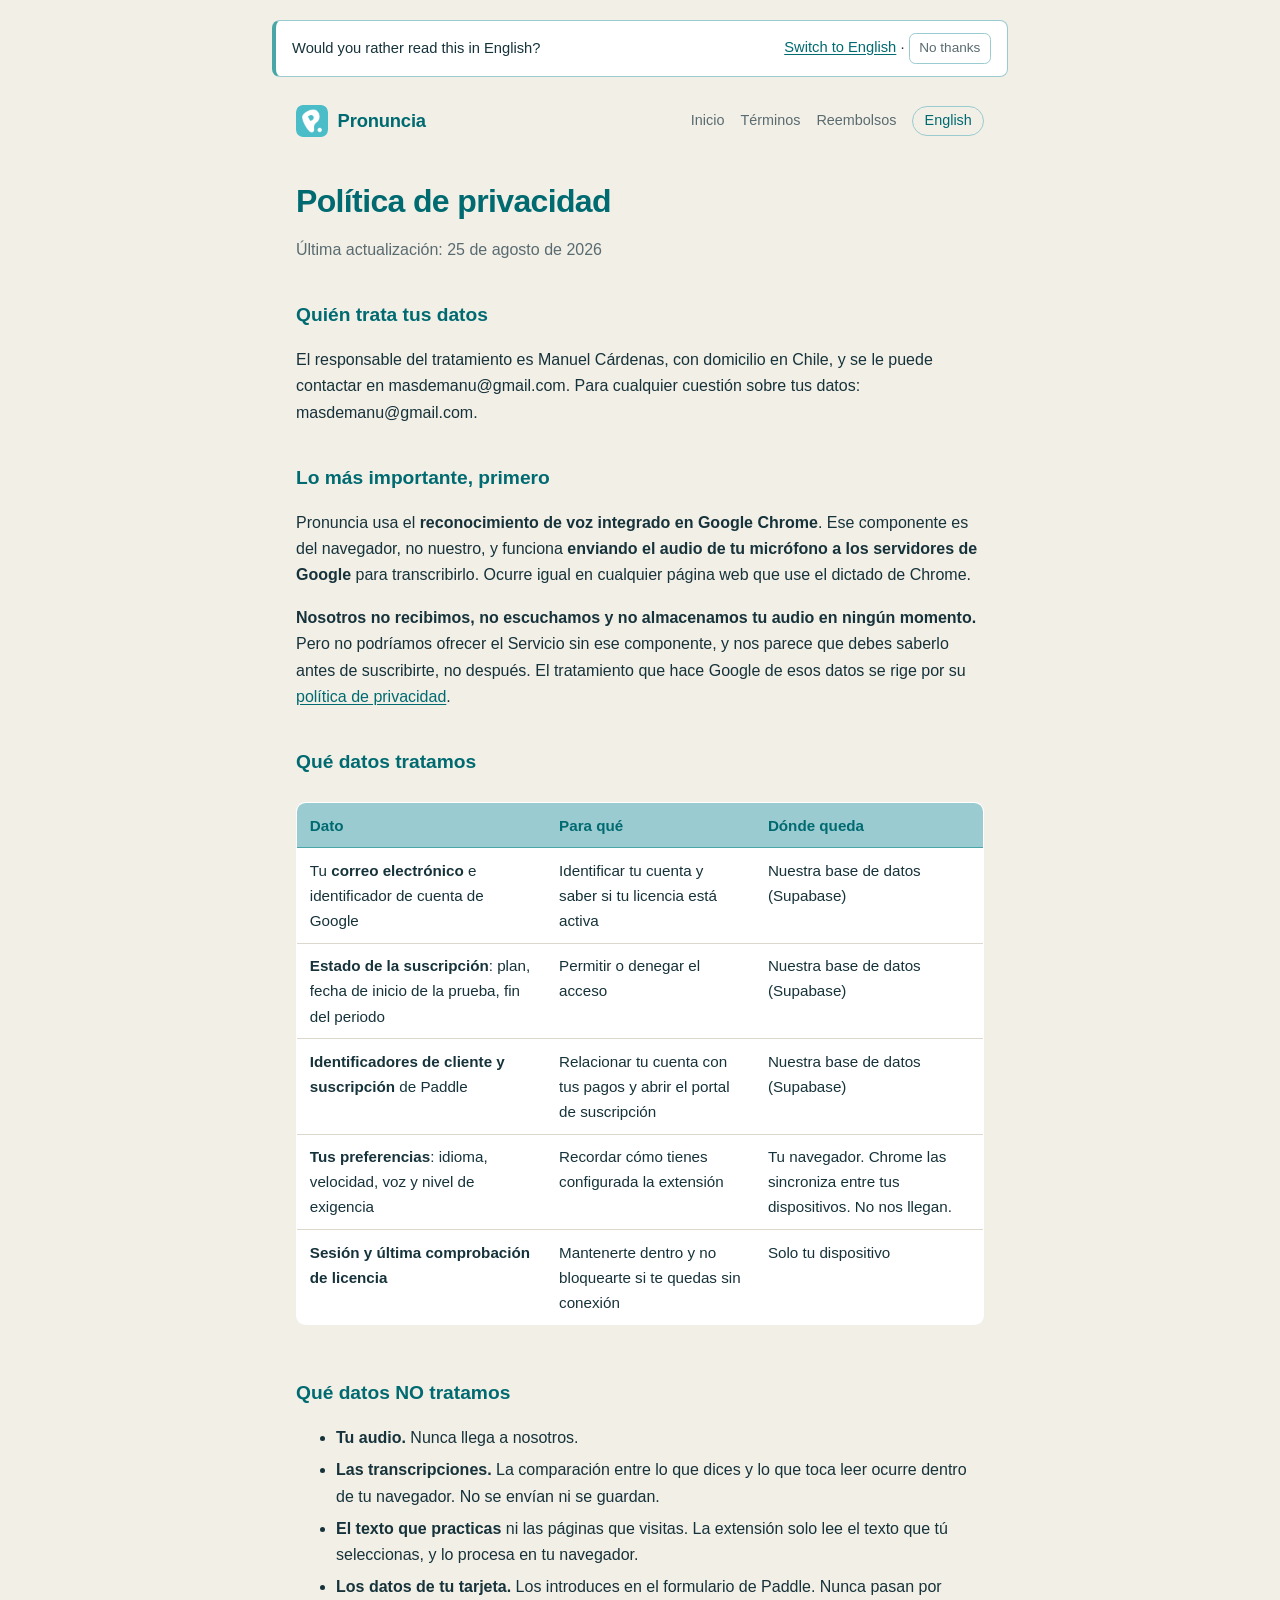
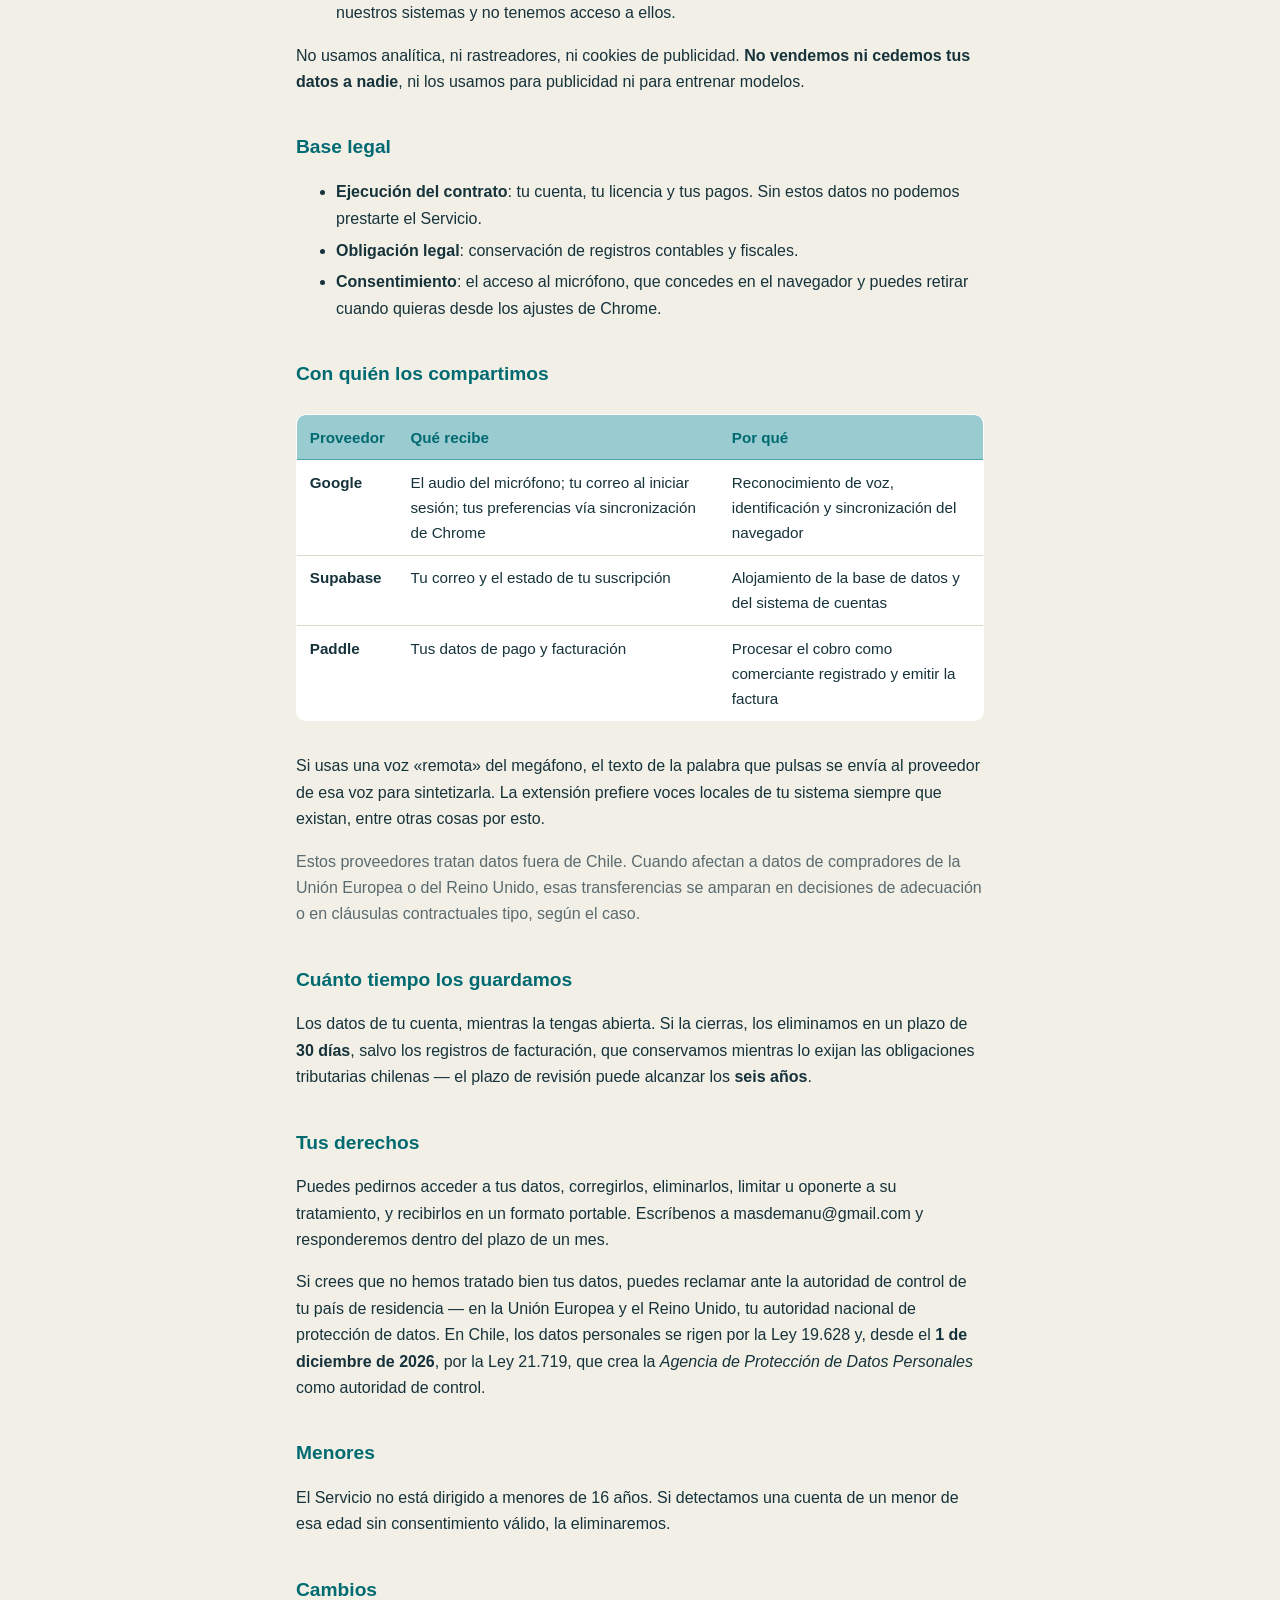
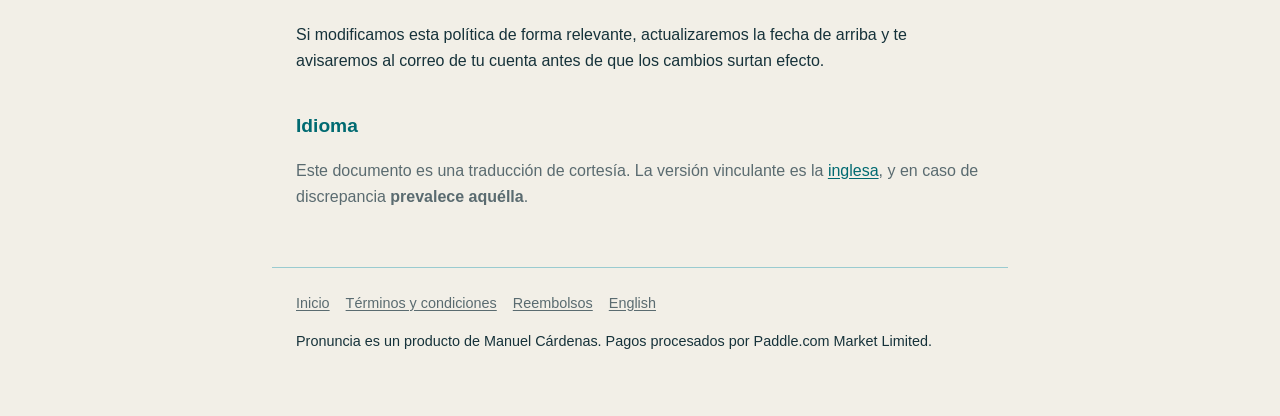
<file: es/privacidad/index.html>
<!DOCTYPE html>
<!--
  Política de privacidad. La exige Paddle para verificar el dominio y también la
  Chrome Web Store para publicar la extensión.

  Todo lo que dice está comprobado contra el código, no supuesto. En particular:
  el reconocedor de Chrome ENVÍA EL AUDIO A GOOGLE, y aquí se dice con todas las
  letras. Escribir «tu voz no sale de tu dispositivo» habría sido falso, y una
  declaración falsa de privacidad es un problema legal de verdad.

  Si algún día se cambia el motor de reconocimiento o se añade cualquier envío a
  un tercero, esta página hay que actualizarla en el mismo commit.
-->
<html lang="es">
  <head>
    <meta charset="utf-8" />
    <meta name="viewport" content="width=device-width, initial-scale=1" />
    <title>Política de privacidad — Pronuncia</title>
    <link rel="stylesheet" href="../../estilo.css" />
    <link rel="icon" href="../../favicon-32.png" sizes="32x32" />
    <link rel="canonical" href="https://pronuncia.dev/es/privacidad/" />
    <link rel="alternate" hreflang="en" href="https://pronuncia.dev/privacy/" />
    <link rel="alternate" hreflang="es" href="https://pronuncia.dev/es/privacidad/" />
  </head>
  <body>
    <header>
      <a class="marca" href="../"><img src="../../logo.png" alt="" /><span>Pronuncia</span></a>
      <nav>
        <a href="../">Inicio</a>
        <a href="../terminos/">Términos</a>
        <a href="../reembolsos/">Reembolsos</a>
        <a class="idioma" href="../../privacy/" hreflang="en" lang="en">English</a>
      </nav>
    </header>

    <main>
      <h1>Política de privacidad</h1>
      <p class="suave">Última actualización: 25 de agosto de 2026</p>

      <h2>Quién trata tus datos</h2>
      <p>
        El responsable del tratamiento es Manuel Cárdenas,
        con domicilio en Chile, y se le puede contactar en masdemanu@gmail.com.
        Para cualquier cuestión sobre tus datos: masdemanu@gmail.com.
      </p>

      <h2>Lo más importante, primero</h2>
      <p>
        Pronuncia usa el <strong>reconocimiento de voz integrado en Google Chrome</strong>.
        Ese componente es del navegador, no nuestro, y funciona
        <strong>enviando el audio de tu micrófono a los servidores de Google</strong> para
        transcribirlo. Ocurre igual en cualquier página web que use el dictado de Chrome.
      </p>
      <p>
        <strong>Nosotros no recibimos, no escuchamos y no almacenamos tu audio en ningún
        momento.</strong> Pero no podríamos ofrecer el Servicio sin ese componente, y nos
        parece que debes saberlo antes de suscribirte, no después. El tratamiento que hace
        Google de esos datos se rige por su
        <a href="https://policies.google.com/privacy" rel="noopener">política de privacidad</a>.
      </p>

      <h2>Qué datos tratamos</h2>
      <div class="tabla">
        <table>
        <thead>
          <tr><th>Dato</th><th>Para qué</th><th>Dónde queda</th></tr>
        </thead>
        <tbody>
          <tr>
            <td>Tu <strong>correo electrónico</strong> e identificador de cuenta de Google</td>
            <td>Identificar tu cuenta y saber si tu licencia está activa</td>
            <td>Nuestra base de datos (Supabase)</td>
          </tr>
          <tr>
            <td><strong>Estado de la suscripción</strong>: plan, fecha de inicio de la prueba, fin del periodo</td>
            <td>Permitir o denegar el acceso</td>
            <td>Nuestra base de datos (Supabase)</td>
          </tr>
          <tr>
            <td><strong>Identificadores de cliente y suscripción</strong> de Paddle</td>
            <td>Relacionar tu cuenta con tus pagos y abrir el portal de suscripción</td>
            <td>Nuestra base de datos (Supabase)</td>
          </tr>
          <tr>
            <td><strong>Tus preferencias</strong>: idioma, velocidad, voz y nivel de exigencia</td>
            <td>Recordar cómo tienes configurada la extensión</td>
            <td>Tu navegador. Chrome las sincroniza entre tus dispositivos. No nos llegan.</td>
          </tr>
          <tr>
            <td><strong>Sesión y última comprobación de licencia</strong></td>
            <td>Mantenerte dentro y no bloquearte si te quedas sin conexión</td>
            <td>Solo tu dispositivo</td>
          </tr>
        </tbody>
        </table>
      </div>

      <h2>Qué datos NO tratamos</h2>
      <ul>
        <li><strong>Tu audio.</strong> Nunca llega a nosotros.</li>
        <li><strong>Las transcripciones.</strong> La comparación entre lo que dices y lo que toca
          leer ocurre dentro de tu navegador. No se envían ni se guardan.</li>
        <li><strong>El texto que practicas</strong> ni las páginas que visitas. La extensión solo
          lee el texto que tú seleccionas, y lo procesa en tu navegador.</li>
        <li><strong>Los datos de tu tarjeta.</strong> Los introduces en el formulario de Paddle.
          Nunca pasan por nuestros sistemas y no tenemos acceso a ellos.</li>
      </ul>
      <p>
        No usamos analítica, ni rastreadores, ni cookies de publicidad.
        <strong>No vendemos ni cedemos tus datos a nadie</strong>, ni los usamos para
        publicidad ni para entrenar modelos.
      </p>

      <h2>Base legal</h2>
      <ul>
        <li><strong>Ejecución del contrato</strong>: tu cuenta, tu licencia y tus pagos. Sin
          estos datos no podemos prestarte el Servicio.</li>
        <li><strong>Obligación legal</strong>: conservación de registros contables y fiscales.</li>
        <li><strong>Consentimiento</strong>: el acceso al micrófono, que concedes en el navegador
          y puedes retirar cuando quieras desde los ajustes de Chrome.</li>
      </ul>

      <h2>Con quién los compartimos</h2>
      <div class="tabla">
        <table>
        <thead>
          <tr><th>Proveedor</th><th>Qué recibe</th><th>Por qué</th></tr>
        </thead>
        <tbody>
          <tr>
            <td><strong>Google</strong></td>
            <td>El audio del micrófono; tu correo al iniciar sesión; tus preferencias vía sincronización de Chrome</td>
            <td>Reconocimiento de voz, identificación y sincronización del navegador</td>
          </tr>
          <tr>
            <td><strong>Supabase</strong></td>
            <td>Tu correo y el estado de tu suscripción</td>
            <td>Alojamiento de la base de datos y del sistema de cuentas</td>
          </tr>
          <tr>
            <td><strong>Paddle</strong></td>
            <td>Tus datos de pago y facturación</td>
            <td>Procesar el cobro como comerciante registrado y emitir la factura</td>
          </tr>
        </tbody>
        </table>
      </div>
      <p>
        Si usas una voz «remota» del megáfono, el texto de la palabra que pulsas se envía al
        proveedor de esa voz para sintetizarla. La extensión prefiere voces locales de tu
        sistema siempre que existan, entre otras cosas por esto.
      </p>
      <p class="suave">
        Estos proveedores tratan datos fuera de Chile. Cuando afectan a datos de compradores
        de la Unión Europea o del Reino Unido, esas transferencias se amparan en decisiones de
        adecuación o en cláusulas contractuales tipo, según el caso.
      </p>

      <h2>Cuánto tiempo los guardamos</h2>
      <p>
        Los datos de tu cuenta, mientras la tengas abierta. Si la cierras, los eliminamos en
        un plazo de <strong>30 días</strong>, salvo los registros de facturación, que
        conservamos mientras lo exijan las obligaciones tributarias chilenas — el plazo de
        revisión puede alcanzar los <strong>seis años</strong>.
      </p>

      <h2>Tus derechos</h2>
      <p>
        Puedes pedirnos acceder a tus datos, corregirlos, eliminarlos, limitar u oponerte a
        su tratamiento, y recibirlos en un formato portable. Escríbenos a
        masdemanu@gmail.com y responderemos dentro del plazo de un mes.
      </p>
      <p>
        Si crees que no hemos tratado bien tus datos, puedes reclamar ante la autoridad de
        control de tu país de residencia — en la Unión Europea y el Reino Unido, tu autoridad
        nacional de protección de datos. En Chile, los datos personales se rigen por la Ley
        19.628 y, desde el <strong>1 de diciembre de 2026</strong>, por la Ley 21.719, que
        crea la <em>Agencia de Protección de Datos Personales</em> como autoridad de
        control.
      </p>

      <h2>Menores</h2>
      <p>
        El Servicio no está dirigido a menores de 16 años. Si detectamos una cuenta de un
        menor de esa edad sin consentimiento válido, la eliminaremos.
      </p>

      <h2>Cambios</h2>
      <p>
        Si modificamos esta política de forma relevante, actualizaremos la fecha de arriba y
        te avisaremos al correo de tu cuenta antes de que los cambios surtan efecto.
      </p>

      <h2>Idioma</h2>
      <p class="suave">
        Este documento es una traducción de cortesía. La versión vinculante es la
        <a href="../../privacy/" hreflang="en">inglesa</a>, y en caso de discrepancia
        <strong>prevalece aquélla</strong>.
      </p>
    </main>

    <footer>
      <nav>
        <a href="../">Inicio</a>
        <a href="../terminos/">Términos y condiciones</a>
        <a href="../reembolsos/">Reembolsos</a>
        <a href="../../privacy/" hreflang="en" lang="en">English</a>
      </nav>
      <p>
        Pronuncia es un producto de Manuel Cárdenas.
        Pagos procesados por Paddle.com Market Limited.
      </p>
    </footer>
    <script src="../../idioma.js"></script>
  </body>
</html>
</file>
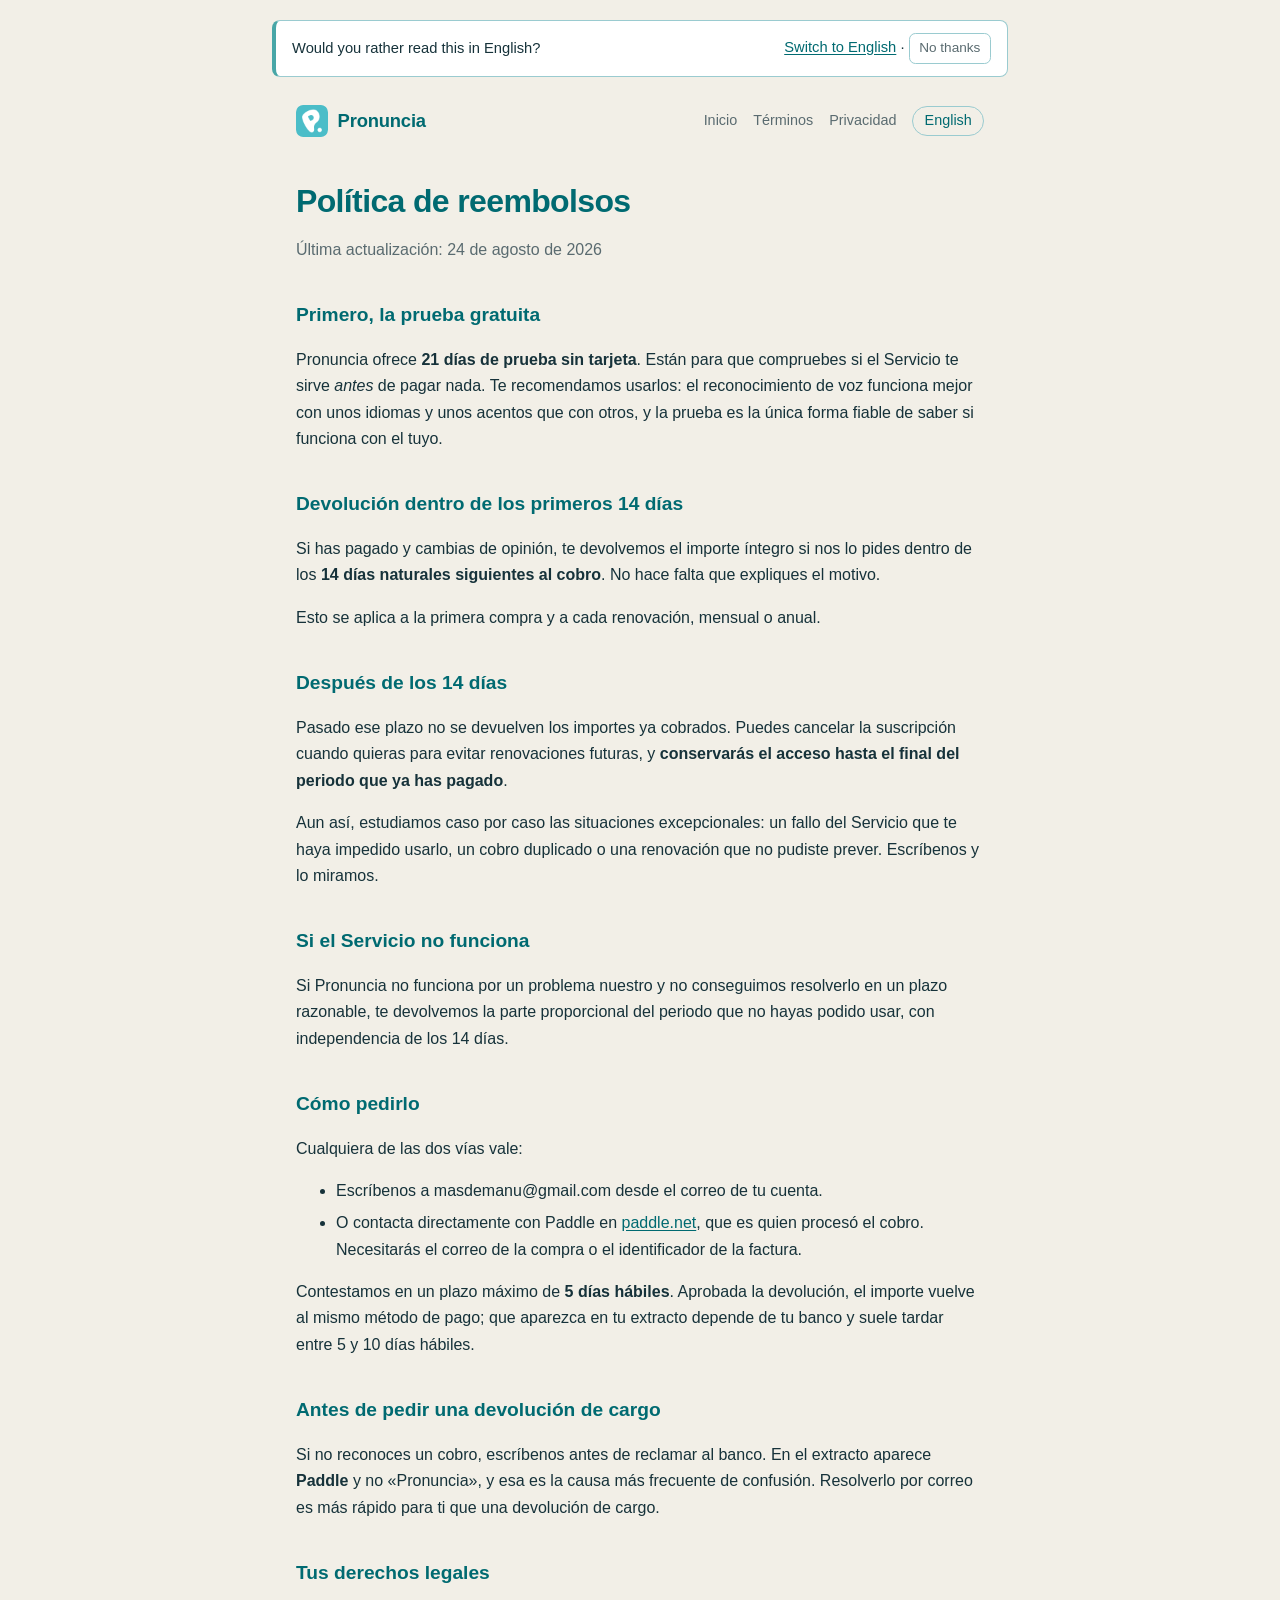
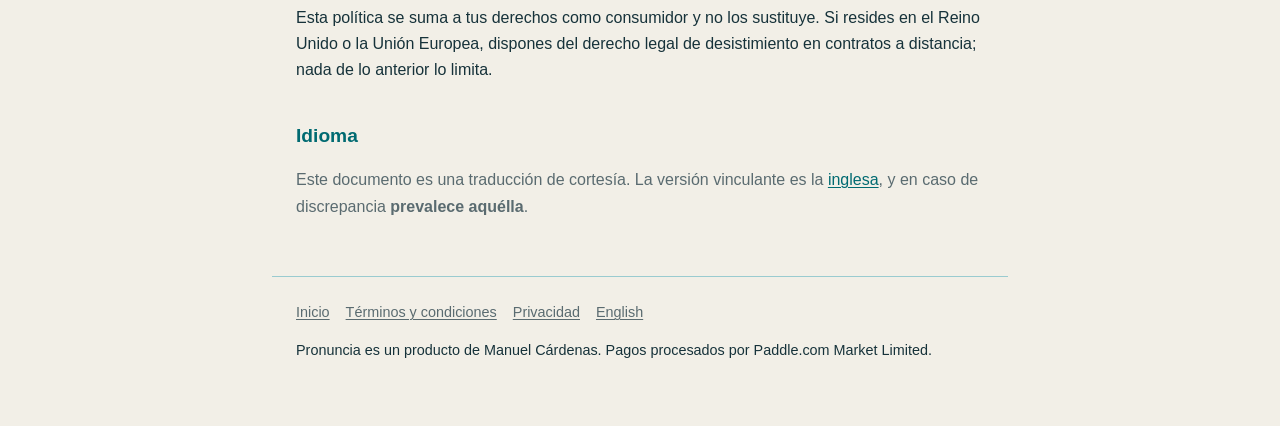
<file: es/reembolsos/index.html>
<!DOCTYPE html>
<!--
  Política de reembolsos. Paddle la exige como página propia y accesible desde
  la navegación; no vale esconderla dentro de los Términos.

  La política es deliberadamente generosa (14 días sin preguntas) por dos
  razones prácticas: en el Reino Unido y la UE el consumidor tiene derecho de
  desistimiento de 14 días en contratos a distancia, así que pelearlo no lleva a
  ningún sitio; y una devolución sale mucho más barata que una devolución de
  cargo, que además penaliza la cuenta de Paddle.
-->
<html lang="es">
  <head>
    <meta charset="utf-8" />
    <meta name="viewport" content="width=device-width, initial-scale=1" />
    <title>Política de reembolsos — Pronuncia</title>
    <link rel="stylesheet" href="../../estilo.css" />
    <link rel="icon" href="../../favicon-32.png" sizes="32x32" />
    <link rel="canonical" href="https://pronuncia.dev/es/reembolsos/" />
    <link rel="alternate" hreflang="en" href="https://pronuncia.dev/refunds/" />
    <link rel="alternate" hreflang="es" href="https://pronuncia.dev/es/reembolsos/" />
  </head>
  <body>
    <header>
      <a class="marca" href="../"><img src="../../logo.png" alt="" /><span>Pronuncia</span></a>
      <nav>
        <a href="../">Inicio</a>
        <a href="../terminos/">Términos</a>
        <a href="../privacidad/">Privacidad</a>
        <a class="idioma" href="../../refunds/" hreflang="en" lang="en">English</a>
      </nav>
    </header>

    <main>
      <h1>Política de reembolsos</h1>
      <p class="suave">Última actualización: 24 de agosto de 2026</p>

      <h2>Primero, la prueba gratuita</h2>
      <p>
        Pronuncia ofrece <strong>21 días de prueba sin tarjeta</strong>. Están para que
        compruebes si el Servicio te sirve <em>antes</em> de pagar nada. Te recomendamos
        usarlos: el reconocimiento de voz funciona mejor con unos idiomas y unos acentos
        que con otros, y la prueba es la única forma fiable de saber si funciona con el tuyo.
      </p>

      <h2>Devolución dentro de los primeros 14 días</h2>
      <p>
        Si has pagado y cambias de opinión, te devolvemos el importe íntegro si nos lo pides
        dentro de los <strong>14 días naturales siguientes al cobro</strong>. No hace falta
        que expliques el motivo.
      </p>
      <p>
        Esto se aplica a la primera compra y a cada renovación, mensual o anual.
      </p>

      <h2>Después de los 14 días</h2>
      <p>
        Pasado ese plazo no se devuelven los importes ya cobrados. Puedes cancelar la
        suscripción cuando quieras para evitar renovaciones futuras, y
        <strong>conservarás el acceso hasta el final del periodo que ya has pagado</strong>.
      </p>
      <p>
        Aun así, estudiamos caso por caso las situaciones excepcionales: un fallo del
        Servicio que te haya impedido usarlo, un cobro duplicado o una renovación que no
        pudiste prever. Escríbenos y lo miramos.
      </p>

      <h2>Si el Servicio no funciona</h2>
      <p>
        Si Pronuncia no funciona por un problema nuestro y no conseguimos resolverlo en un
        plazo razonable, te devolvemos la parte proporcional del periodo que no hayas podido
        usar, con independencia de los 14 días.
      </p>

      <h2>Cómo pedirlo</h2>
      <p>Cualquiera de las dos vías vale:</p>
      <ul>
        <li>Escríbenos a masdemanu@gmail.com desde el correo de tu cuenta.</li>
        <li>O contacta directamente con Paddle en
          <a href="https://paddle.net" rel="noopener">paddle.net</a>, que es quien procesó el
          cobro. Necesitarás el correo de la compra o el identificador de la factura.</li>
      </ul>
      <p>
        Contestamos en un plazo máximo de <strong>5 días hábiles</strong>. Aprobada la
        devolución, el importe vuelve al mismo método de pago; que aparezca en tu extracto
        depende de tu banco y suele tardar entre 5 y 10 días hábiles.
      </p>

      <h2>Antes de pedir una devolución de cargo</h2>
      <p>
        Si no reconoces un cobro, escríbenos antes de reclamar al banco. En el extracto
        aparece <strong>Paddle</strong> y no «Pronuncia», y esa es la causa más frecuente de
        confusión. Resolverlo por correo es más rápido para ti que una devolución de cargo.
      </p>

      <h2>Tus derechos legales</h2>
      <p>
        Esta política se suma a tus derechos como consumidor y no los sustituye. Si resides
        en el Reino Unido o la Unión Europea, dispones del derecho legal de desistimiento en
        contratos a distancia; nada de lo anterior lo limita.
      </p>

      <h2>Idioma</h2>
      <p class="suave">
        Este documento es una traducción de cortesía. La versión vinculante es la
        <a href="../../refunds/" hreflang="en">inglesa</a>, y en caso de discrepancia
        <strong>prevalece aquélla</strong>.
      </p>
    </main>

    <footer>
      <nav>
        <a href="../">Inicio</a>
        <a href="../terminos/">Términos y condiciones</a>
        <a href="../privacidad/">Privacidad</a>
        <a href="../../refunds/" hreflang="en" lang="en">English</a>
      </nav>
      <p>
        Pronuncia es un producto de Manuel Cárdenas.
        Pagos procesados por Paddle.com Market Limited.
      </p>
    </footer>
    <script src="../../idioma.js"></script>
  </body>
</html>
</file>
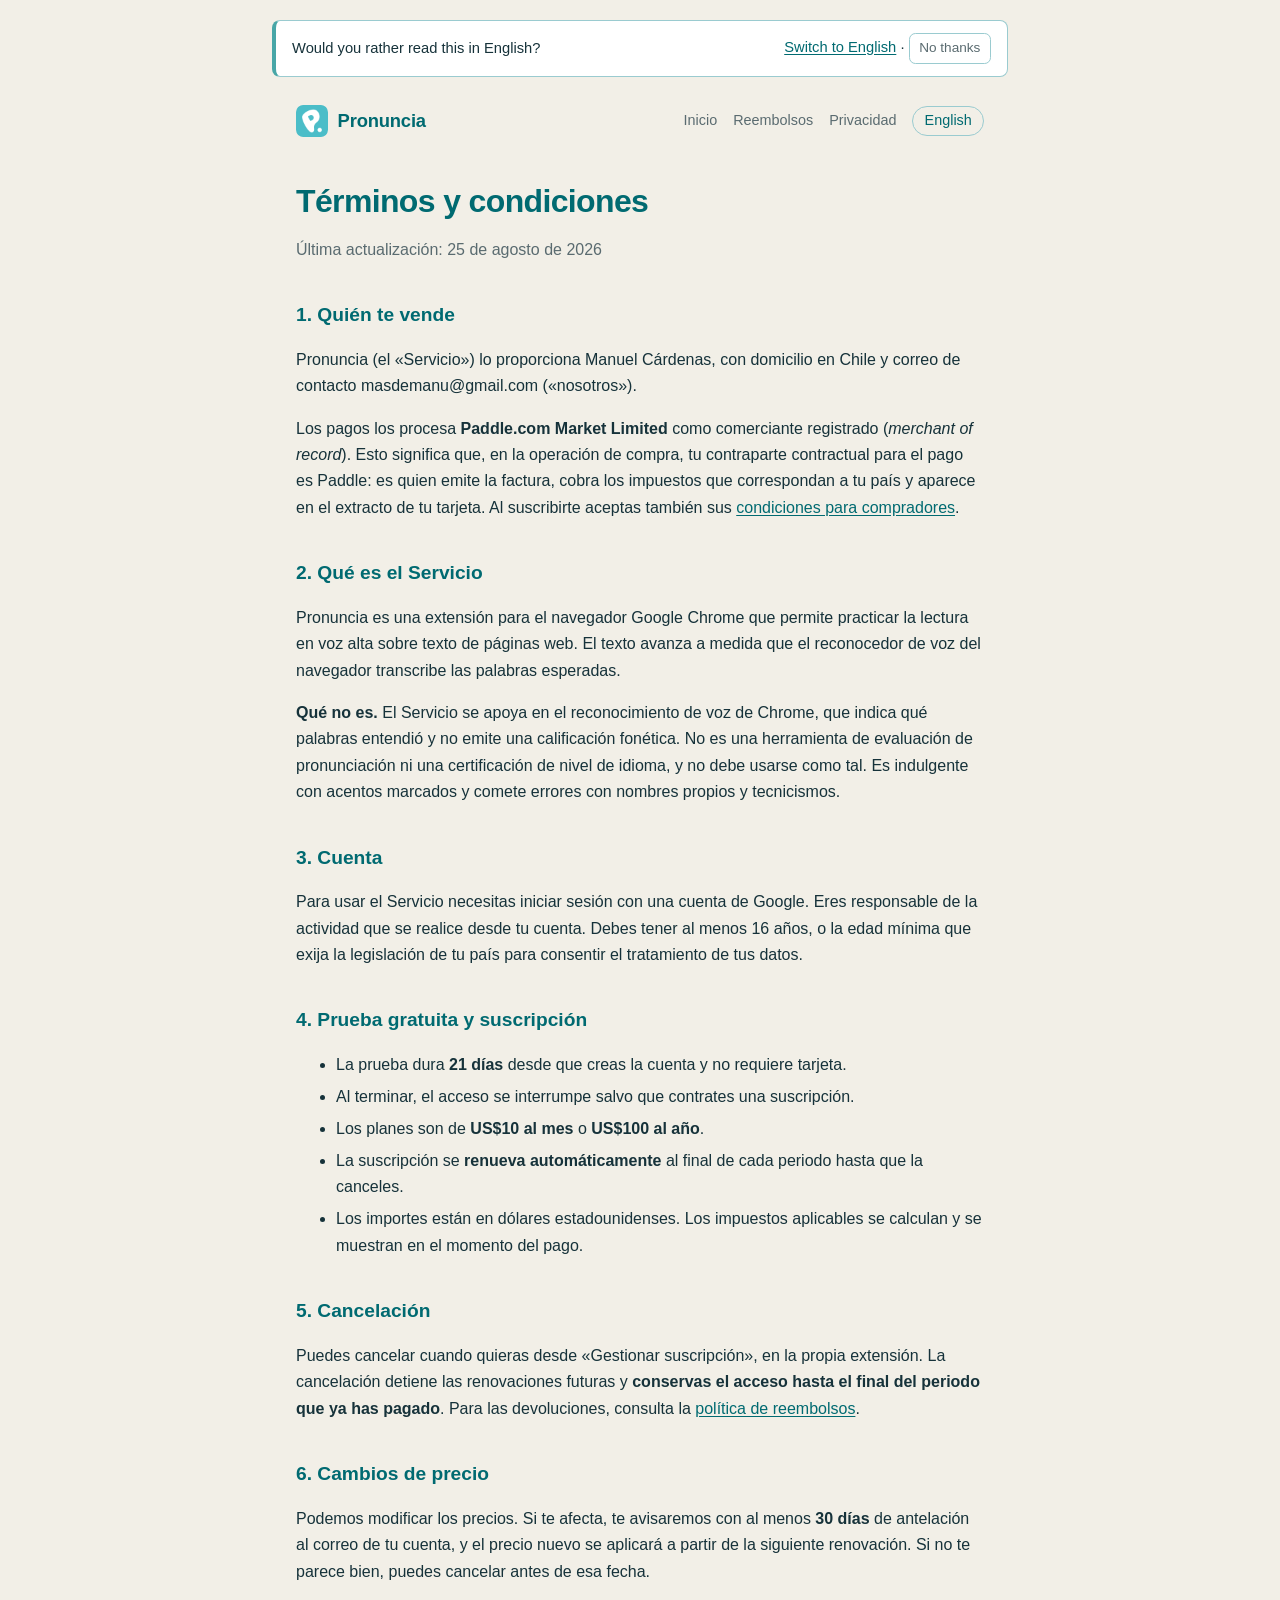
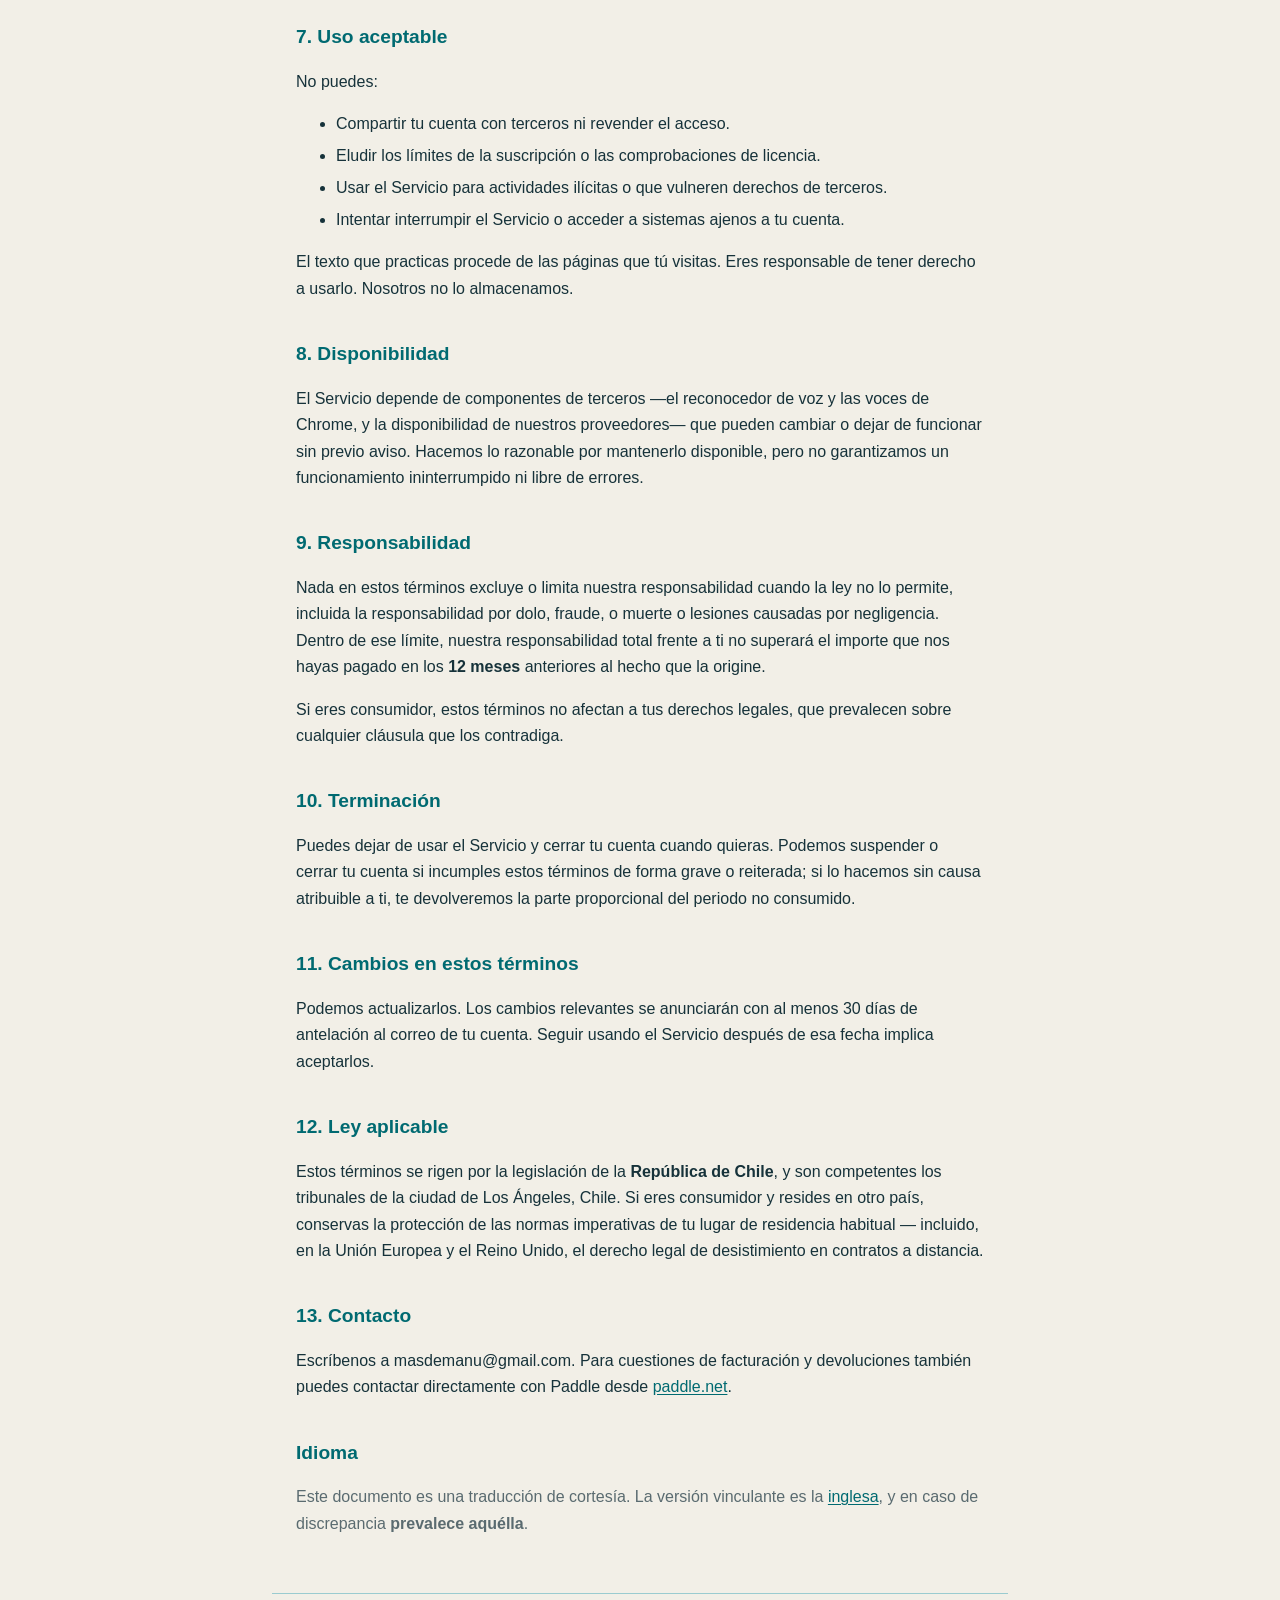
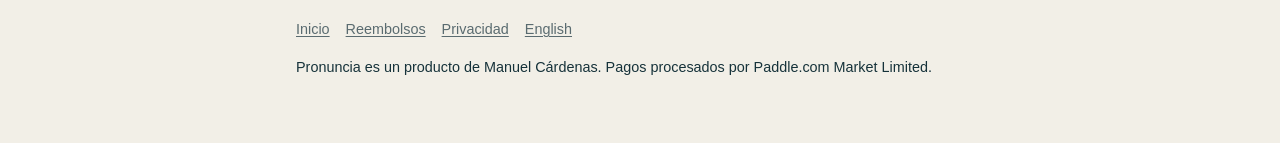
<file: es/terminos/index.html>
<!DOCTYPE html>
<!--
  Términos y condiciones. Paddle exige que aparezca el nombre legal del vendedor
  y que la página sea alcanzable desde la navegación del sitio.

  Esto es un borrador razonable para pasar la verificación de Paddle y ser
  honesto con el comprador. No es asesoramiento legal.
-->
<html lang="es">
  <head>
    <meta charset="utf-8" />
    <meta name="viewport" content="width=device-width, initial-scale=1" />
    <title>Términos y condiciones — Pronuncia</title>
    <link rel="stylesheet" href="../../estilo.css" />
    <link rel="icon" href="../../favicon-32.png" sizes="32x32" />
    <link rel="canonical" href="https://pronuncia.dev/es/terminos/" />
    <link rel="alternate" hreflang="en" href="https://pronuncia.dev/terms/" />
    <link rel="alternate" hreflang="es" href="https://pronuncia.dev/es/terminos/" />
  </head>
  <body>
    <header>
      <a class="marca" href="../"><img src="../../logo.png" alt="" /><span>Pronuncia</span></a>
      <nav>
        <a href="../">Inicio</a>
        <a href="../reembolsos/">Reembolsos</a>
        <a href="../privacidad/">Privacidad</a>
        <a class="idioma" href="../../terms/" hreflang="en" lang="en">English</a>
      </nav>
    </header>

    <main>
      <h1>Términos y condiciones</h1>
      <p class="suave">Última actualización: 25 de agosto de 2026</p>

      <h2>1. Quién te vende</h2>
      <p>
        Pronuncia (el «Servicio») lo proporciona Manuel Cárdenas,
        con domicilio en Chile y correo de contacto
        masdemanu@gmail.com («nosotros»).
      </p>
      <p>
        Los pagos los procesa <strong>Paddle.com Market Limited</strong> como comerciante
        registrado (<i>merchant of record</i>). Esto significa que, en la operación de
        compra, tu contraparte contractual para el pago es Paddle: es quien emite la
        factura, cobra los impuestos que correspondan a tu país y aparece en el extracto
        de tu tarjeta. Al suscribirte aceptas también sus
        <a href="https://www.paddle.com/legal/terms" rel="noopener">condiciones para compradores</a>.
      </p>

      <h2>2. Qué es el Servicio</h2>
      <p>
        Pronuncia es una extensión para el navegador Google Chrome que permite practicar
        la lectura en voz alta sobre texto de páginas web. El texto avanza a medida que el
        reconocedor de voz del navegador transcribe las palabras esperadas.
      </p>
      <p>
        <strong>Qué no es.</strong> El Servicio se apoya en el reconocimiento de voz de
        Chrome, que indica qué palabras entendió y no emite una calificación fonética. No
        es una herramienta de evaluación de pronunciación ni una certificación de nivel de
        idioma, y no debe usarse como tal. Es indulgente con acentos marcados y comete
        errores con nombres propios y tecnicismos.
      </p>

      <h2>3. Cuenta</h2>
      <p>
        Para usar el Servicio necesitas iniciar sesión con una cuenta de Google. Eres
        responsable de la actividad que se realice desde tu cuenta. Debes tener al menos
        16 años, o la edad mínima que exija la legislación de tu país para consentir el
        tratamiento de tus datos.
      </p>

      <h2>4. Prueba gratuita y suscripción</h2>
      <ul>
        <li>La prueba dura <strong>21 días</strong> desde que creas la cuenta y no requiere tarjeta.</li>
        <li>Al terminar, el acceso se interrumpe salvo que contrates una suscripción.</li>
        <li>Los planes son de <strong>US$10 al mes</strong> o <strong>US$100 al año</strong>.</li>
        <li>La suscripción se <strong>renueva automáticamente</strong> al final de cada periodo
          hasta que la canceles.</li>
        <li>Los importes están en dólares estadounidenses. Los impuestos aplicables se
          calculan y se muestran en el momento del pago.</li>
      </ul>

      <h2>5. Cancelación</h2>
      <p>
        Puedes cancelar cuando quieras desde «Gestionar suscripción», en la propia
        extensión. La cancelación detiene las renovaciones futuras y
        <strong>conservas el acceso hasta el final del periodo que ya has pagado</strong>.
        Para las devoluciones, consulta la
        <a href="../reembolsos/">política de reembolsos</a>.
      </p>

      <h2>6. Cambios de precio</h2>
      <p>
        Podemos modificar los precios. Si te afecta, te avisaremos con al menos
        <strong>30 días</strong> de antelación al correo de tu cuenta, y el precio nuevo se
        aplicará a partir de la siguiente renovación. Si no te parece bien, puedes cancelar
        antes de esa fecha.
      </p>

      <h2>7. Uso aceptable</h2>
      <p>No puedes:</p>
      <ul>
        <li>Compartir tu cuenta con terceros ni revender el acceso.</li>
        <li>Eludir los límites de la suscripción o las comprobaciones de licencia.</li>
        <li>Usar el Servicio para actividades ilícitas o que vulneren derechos de terceros.</li>
        <li>Intentar interrumpir el Servicio o acceder a sistemas ajenos a tu cuenta.</li>
      </ul>
      <p>
        El texto que practicas procede de las páginas que tú visitas. Eres responsable de
        tener derecho a usarlo. Nosotros no lo almacenamos.
      </p>

      <h2>8. Disponibilidad</h2>
      <p>
        El Servicio depende de componentes de terceros —el reconocedor de voz y las voces
        de Chrome, y la disponibilidad de nuestros proveedores— que pueden cambiar o dejar
        de funcionar sin previo aviso. Hacemos lo razonable por mantenerlo disponible, pero
        no garantizamos un funcionamiento ininterrumpido ni libre de errores.
      </p>

      <h2>9. Responsabilidad</h2>
      <p>
        Nada en estos términos excluye o limita nuestra responsabilidad cuando la ley no lo
        permite, incluida la responsabilidad por dolo, fraude, o muerte o lesiones causadas
        por negligencia. Dentro de ese límite, nuestra responsabilidad total frente a ti no
        superará el importe que nos hayas pagado en los <strong>12 meses</strong> anteriores
        al hecho que la origine.
      </p>
      <p>
        Si eres consumidor, estos términos no afectan a tus derechos legales, que
        prevalecen sobre cualquier cláusula que los contradiga.
      </p>

      <h2>10. Terminación</h2>
      <p>
        Puedes dejar de usar el Servicio y cerrar tu cuenta cuando quieras. Podemos
        suspender o cerrar tu cuenta si incumples estos términos de forma grave o
        reiterada; si lo hacemos sin causa atribuible a ti, te devolveremos la parte
        proporcional del periodo no consumido.
      </p>

      <h2>11. Cambios en estos términos</h2>
      <p>
        Podemos actualizarlos. Los cambios relevantes se anunciarán con al menos 30 días de
        antelación al correo de tu cuenta. Seguir usando el Servicio después de esa fecha
        implica aceptarlos.
      </p>

      <h2>12. Ley aplicable</h2>
      <p>
        Estos términos se rigen por la legislación de la <strong>República de Chile</strong>,
        y son competentes los tribunales de la ciudad de Los Ángeles, Chile. Si eres
        consumidor y resides en otro país, conservas la protección de las normas imperativas
        de tu lugar de residencia habitual — incluido, en la Unión Europea y el Reino Unido,
        el derecho legal de desistimiento en contratos a distancia.
      </p>

      <h2>13. Contacto</h2>
      <p>
        Escríbenos a masdemanu@gmail.com. Para cuestiones de facturación
        y devoluciones también puedes contactar directamente con Paddle desde
        <a href="https://paddle.net" rel="noopener">paddle.net</a>.
      </p>

      <h2>Idioma</h2>
      <p class="suave">
        Este documento es una traducción de cortesía. La versión vinculante es la
        <a href="../../terms/" hreflang="en">inglesa</a>, y en caso de discrepancia
        <strong>prevalece aquélla</strong>.
      </p>
    </main>

    <footer>
      <nav>
        <a href="../">Inicio</a>
        <a href="../reembolsos/">Reembolsos</a>
        <a href="../privacidad/">Privacidad</a>
        <a href="../../terms/" hreflang="en" lang="en">English</a>
      </nav>
      <p>
        Pronuncia es un producto de Manuel Cárdenas.
        Pagos procesados por Paddle.com Market Limited.
      </p>
    </footer>
    <script src="../../idioma.js"></script>
  </body>
</html>
</file>
<file: estilo.css>
/* Estilo del sitio de Pronuncia. Uno solo para todas las páginas, en los dos
   idiomas, para que quien llega desde el popup reconozca dónde está.

   Sin dependencias ni fuentes remotas: una página de pago que espera a
   descargar una tipografía es una página de pago que a veces no aparece.

   La paleta es de cuatro colores y no todos valen para todo. Medidos sobre el
   fondo crema: el teal oscuro da 5,5:1 y sirve para texto; el teal medio da
   2,5:1 y el claro 1,6:1, así que esos dos son SOLO decoración —bordes, filetes,
   rellenos—. Texto blanco sobre teal medio tampoco llega (2,9:1), por eso los
   botones sólidos van en teal oscuro. */

:root {
  --crema: #f2efe7;
  --teal-claro: #9acbd0;
  --teal-medio: #48a6a7;
  --teal-oscuro: #006a71;

  --texto: #16323a;
  --suave: #5a6b70;
  --enlace: var(--teal-oscuro);
  --linea: #ddd8cc;
  --linea-teal: var(--teal-claro);
  --superficie: #fff;
}

* { box-sizing: border-box; }

body {
  margin: 0;
  font: 16px/1.65 -apple-system, BlinkMacSystemFont, 'Segoe UI', Roboto, sans-serif;
  color: var(--texto);
  background: var(--crema);
}

header, main, footer { max-width: 46rem; margin: 0 auto; padding: 0 1.5rem; }

/* ---- cabecera ---- */

header {
  display: flex;
  flex-wrap: wrap;
  gap: 1rem;
  align-items: center;
  justify-content: space-between;
  padding-top: 1.75rem;
  padding-bottom: 1.25rem;
}

header .marca {
  display: inline-flex;
  align-items: center;
  gap: 0.6rem;
  font-weight: 650;
  font-size: 1.15rem;
  letter-spacing: -0.01em;
  text-decoration: none;
  color: var(--teal-oscuro);
}
header .marca img { display: block; height: 2rem; width: auto; border-radius: 0.45rem; }

header nav { display: flex; flex-wrap: wrap; align-items: center; gap: 1rem; font-size: 0.9rem; }
header nav a { color: var(--suave); text-decoration: none; }
header nav a:hover { color: var(--teal-oscuro); text-decoration: underline; }

/* El selector de idioma no es un enlace más de la navegación: se distingue para
   que se encuentre sin leerla entera. */
header nav a.idioma {
  border: 1px solid var(--linea-teal);
  border-radius: 999px;
  padding: 0.15rem 0.7rem;
  color: var(--teal-oscuro);
}
header nav a.idioma:hover { background: var(--teal-claro); text-decoration: none; }

/* ---- texto ---- */

h1 { font-size: 2rem; line-height: 1.25; margin: 1.5rem 0 0.5rem; letter-spacing: -0.02em; color: var(--teal-oscuro); }
h2 { font-size: 1.2rem; margin: 2.25rem 0 0.5rem; color: var(--teal-oscuro); }
h3 { font-size: 1rem; margin: 1.5rem 0 0.25rem; }

p, li { color: var(--texto); }
li { margin-bottom: 0.35rem; }
.suave { color: var(--suave); }

a { color: var(--enlace); text-underline-offset: 0.15em; }
a:hover { color: var(--teal-medio); }

.entrada { font-size: 1.1rem; color: var(--suave); margin-top: 0; }

/* ---- precios ---- */

.precios { display: flex; flex-wrap: wrap; gap: 1rem; margin: 1.5rem 0; }
.plan {
  flex: 1 1 12rem;
  background: var(--superficie);
  border: 1px solid var(--linea-teal);
  border-radius: 0.75rem;
  padding: 1.15rem 1.35rem;
}
.plan .cantidad { font-size: 1.6rem; font-weight: 650; display: block; color: var(--teal-oscuro); }

/* El anual lleva un filete grueso porque es el que interesa a las dos partes:
   al comprador le sale dos meses gratis y al vendedor le baja la comisión
   efectiva del 10 % al 5,5 %, que es donde se va el margen de un cobro de $10. */
.plan.destacado { border-color: var(--teal-medio); box-shadow: inset 0 0 0 1px var(--teal-medio); }
.plan .etiqueta {
  display: inline-block;
  margin-bottom: 0.5rem;
  padding: 0.1rem 0.55rem;
  border-radius: 999px;
  background: var(--teal-claro);
  color: var(--teal-oscuro);
  font-size: 0.75rem;
  font-weight: 650;
  text-transform: uppercase;
  letter-spacing: 0.04em;
}

/* ---- tablas ---- */

table {
  border-collapse: collapse;
  width: 100%;
  margin: 1rem 0;
  font-size: 0.95rem;
  background: var(--superficie);
  border: 1px solid var(--linea-teal);
  border-radius: 0.6rem;
  overflow: hidden;
}
th, td { text-align: left; padding: 0.6rem 0.8rem; border-bottom: 1px solid var(--linea); vertical-align: top; }
tr:last-child td { border-bottom: none; }
th { background: var(--teal-claro); color: var(--teal-oscuro); font-weight: 650; border-bottom-color: var(--teal-medio); }

/* Las tablas de la política de privacidad no caben en un móvil: que se
   desplacen ellas antes que la página entera. */
.tabla { overflow-x: auto; }

/* ---- aviso de idioma ---- */

/* Sugerir, no imponer. Una redirección automática por idioma sin escapatoria es
   de las cosas que más molestan, y además se equivoca: hay quien navega en un
   idioma y quiere leer en otro. */
.aviso-idioma {
  background: var(--superficie);
  border: 1px solid var(--linea-teal);
  border-left: 4px solid var(--teal-medio);
  border-radius: 0.5rem;
  padding: 0.75rem 1rem;
  margin: 1.25rem auto 0;
  max-width: 46rem;
  font-size: 0.92rem;
  display: flex;
  flex-wrap: wrap;
  gap: 0.75rem;
  align-items: center;
  justify-content: space-between;
}
.aviso-idioma button {
  border: 1px solid var(--linea-teal);
  background: transparent;
  color: var(--suave);
  border-radius: 0.4rem;
  padding: 0.2rem 0.6rem;
  font: inherit;
  font-size: 0.85rem;
  cursor: pointer;
}
.aviso-idioma button:hover { background: var(--crema); color: var(--texto); }

/* ---- huecos por rellenar ---- */

/* Se marcan en rojo a propósito: un dato de relleno en los Términos es justo lo
   que hace que Paddle rechace la verificación, y así no se puede pasar por alto. */
.rellenar {
  background: #fff1f0;
  color: #b3261e;
  border-bottom: 1px dashed #b3261e;
  padding: 0 0.15rem;
  font-weight: 600;
}

/* ---- pie ---- */

footer {
  border-top: 1px solid var(--linea-teal);
  margin-top: 3.5rem;
  padding-top: 1.5rem;
  padding-bottom: 3rem;
  font-size: 0.9rem;
  color: var(--suave);
}
footer nav { display: flex; flex-wrap: wrap; gap: 1rem; margin-bottom: 0.75rem; }
footer a { color: var(--suave); }
footer a:hover { color: var(--teal-oscuro); }

/* Llamada a instalar. El sitio explicaba el producto y el precio pero no
   tenía ni un solo enlace a la tienda: quien se convencía leyendo no tenía
   dónde hacer clic. */
.llamada {
  display: flex;
  flex-wrap: wrap;
  align-items: center;
  gap: 0.9rem;
  margin: 1.6rem 0 2rem;
}
.instalar {
  display: inline-block;
  padding: 0.7rem 1.5rem;
  border-radius: 999px;
  background: var(--teal-oscuro);
  color: var(--crema);
  font-weight: 650;
  text-decoration: none;
}
.instalar:hover { background: var(--teal-medio); color: #fff; }
.instalar-nav { font-weight: 650; }

/* Capturas del producto. `width`/`height` en el HTML reservan el hueco antes
   de que la imagen llegue: sin ellos el texto salta cuando carga. */
.captura { margin: 1.6rem 0 2rem; }
.captura img {
  display: block;
  width: 100%;
  height: auto;
  border: 1px solid var(--linea);
  border-radius: 10px;
}
.captura figcaption {
  margin-top: 0.6rem;
  font-size: 0.95rem;
  color: var(--suave);
}
</file>
